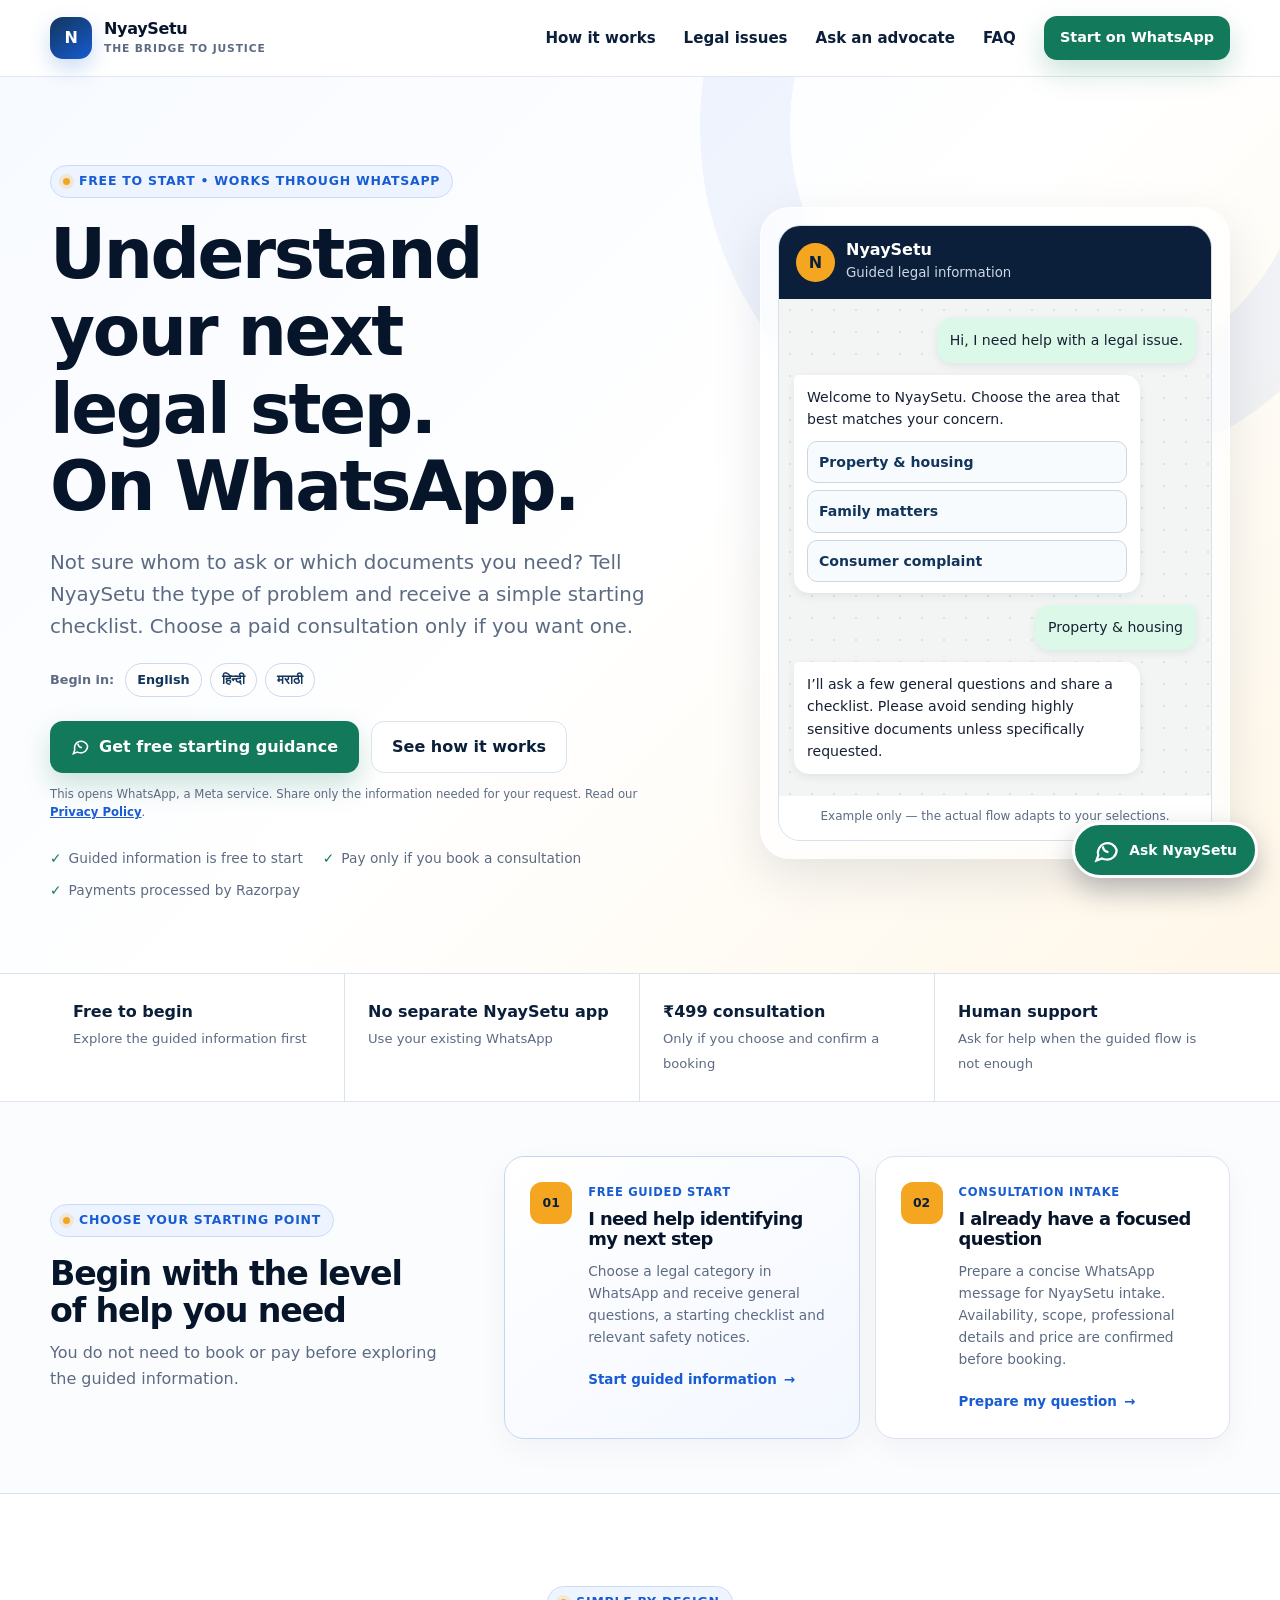
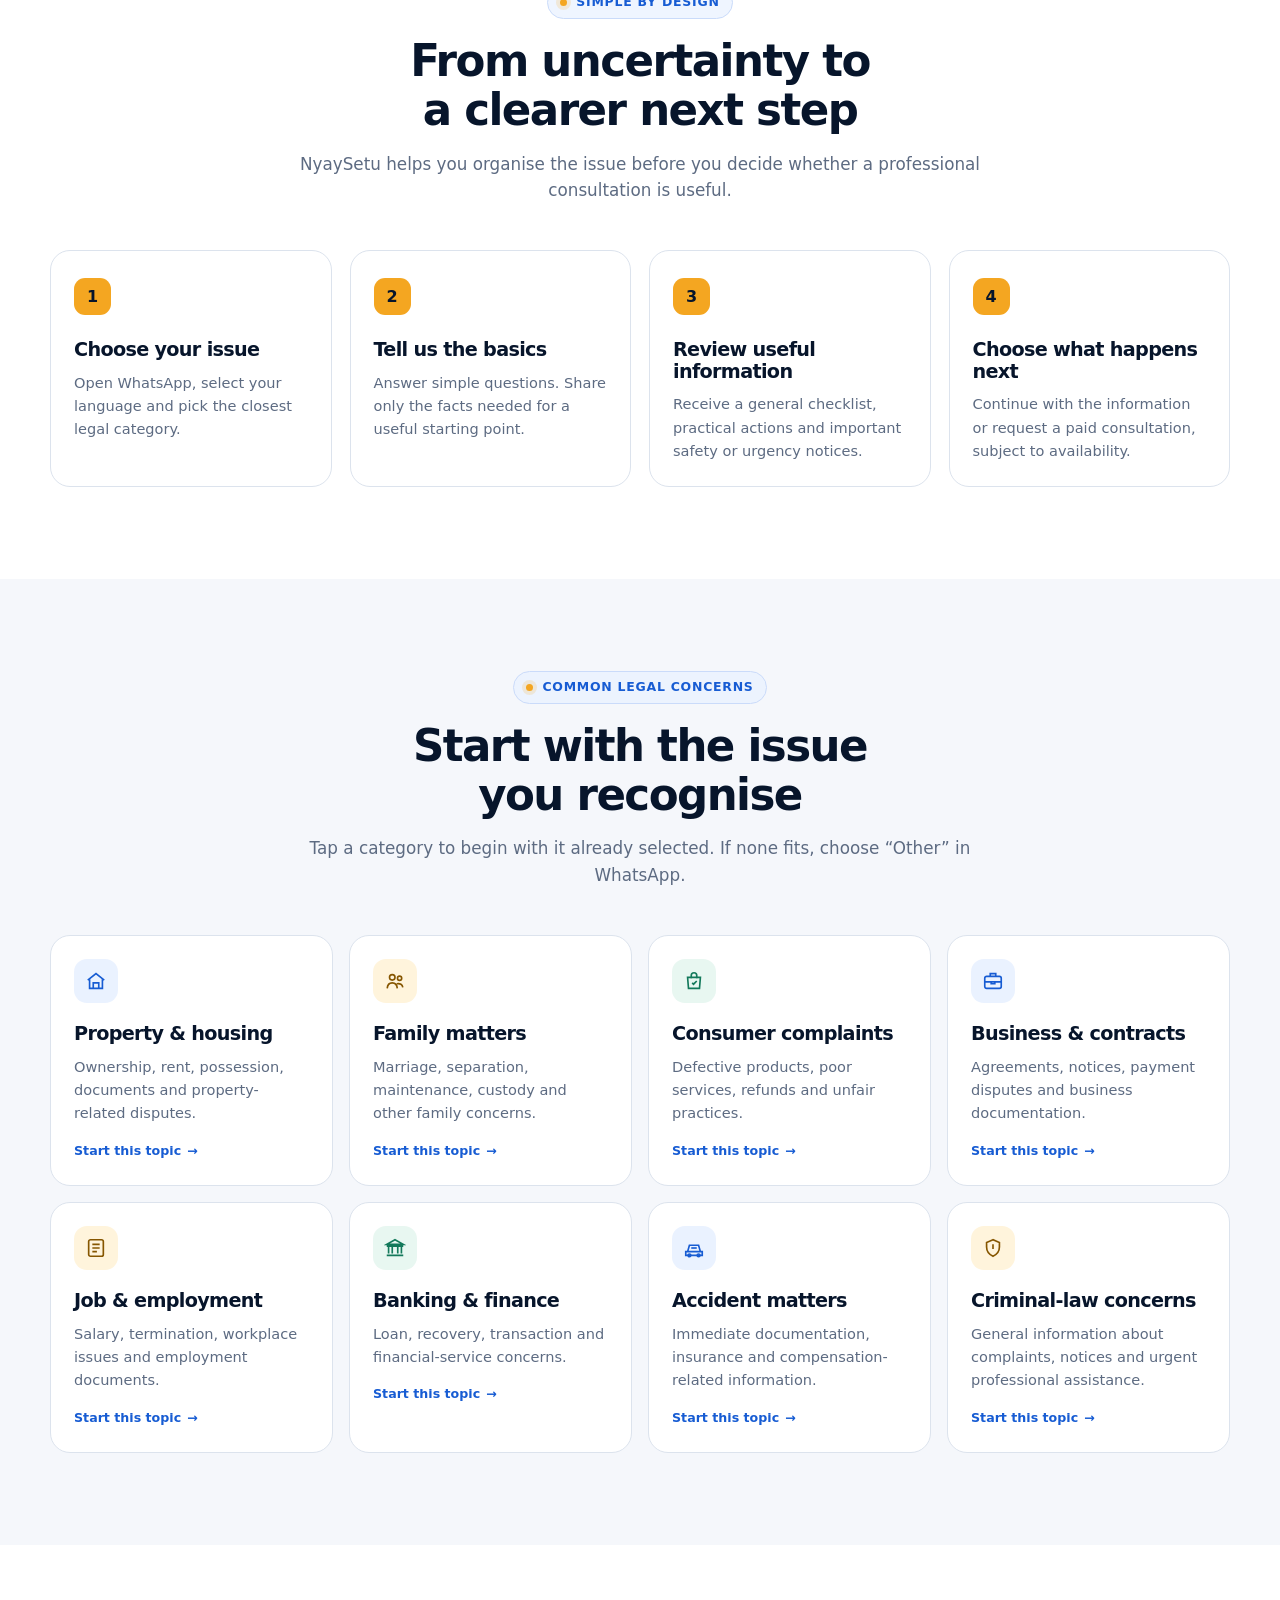
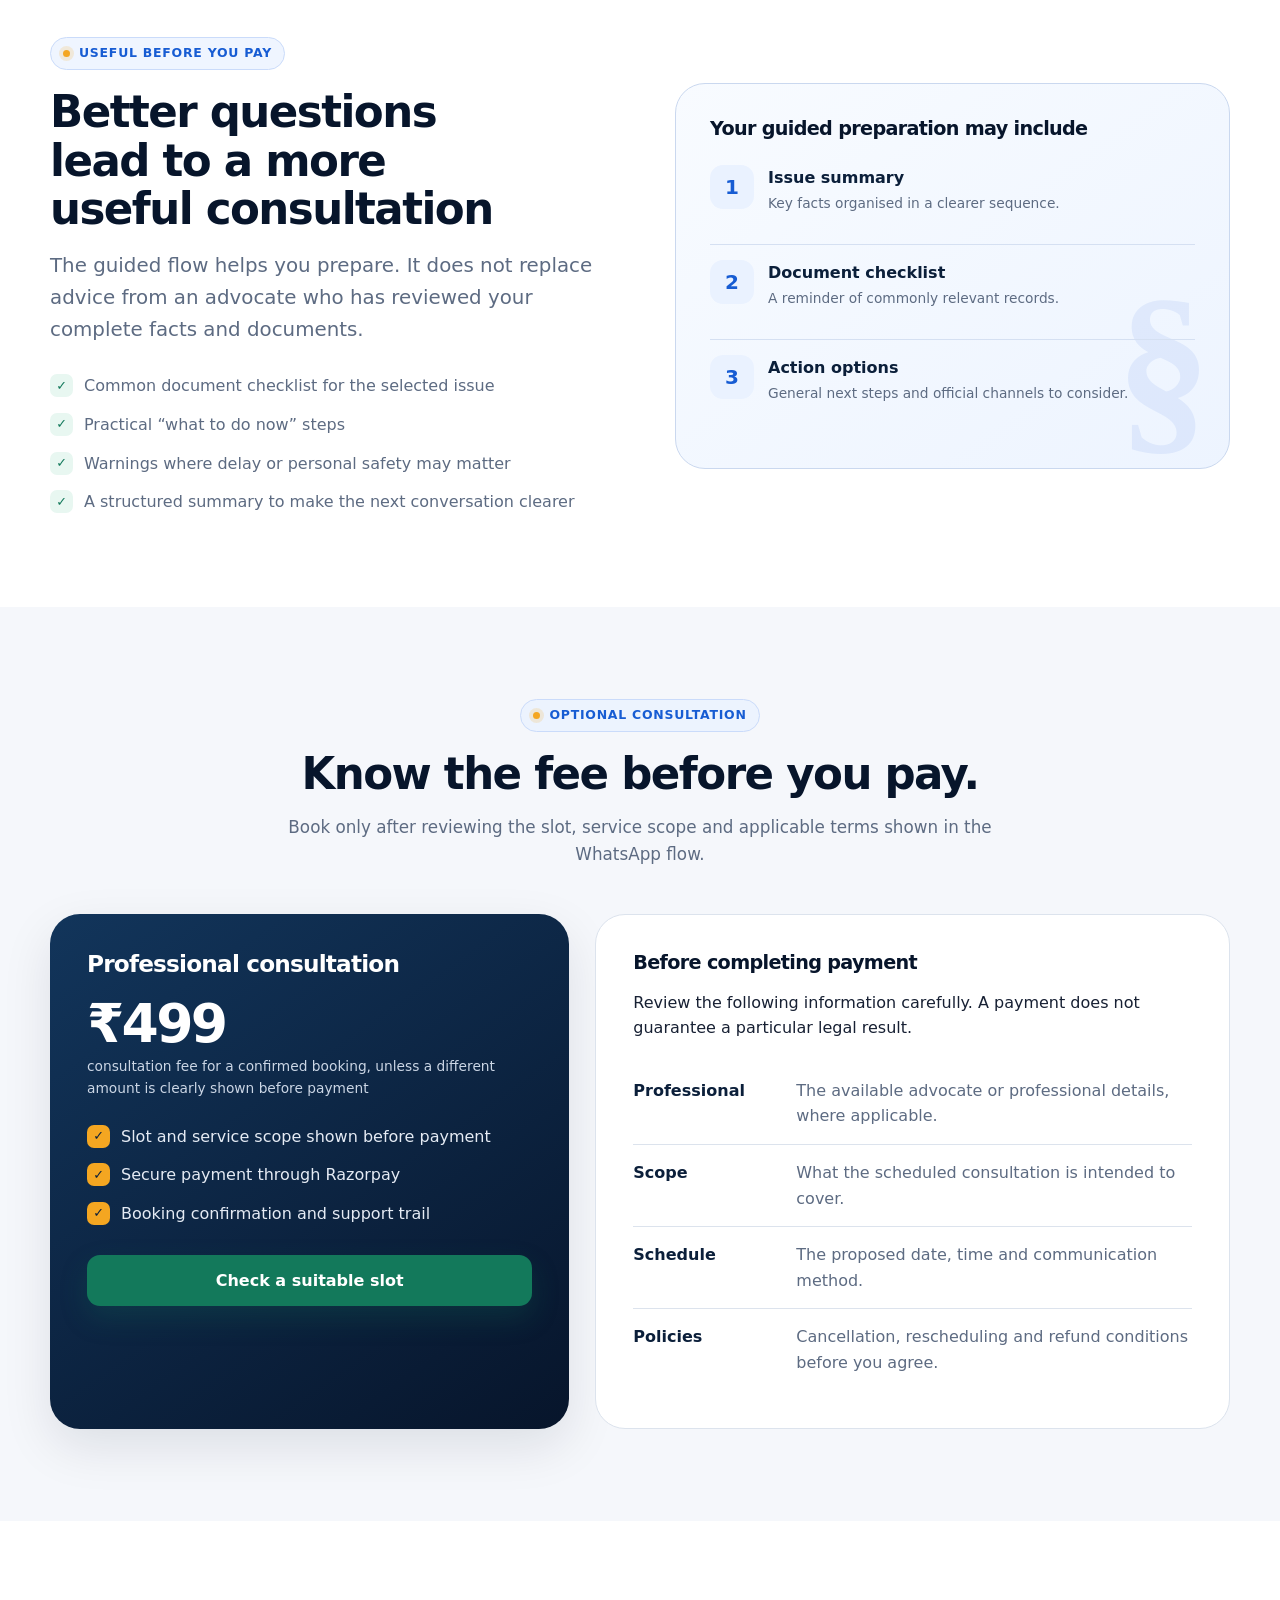
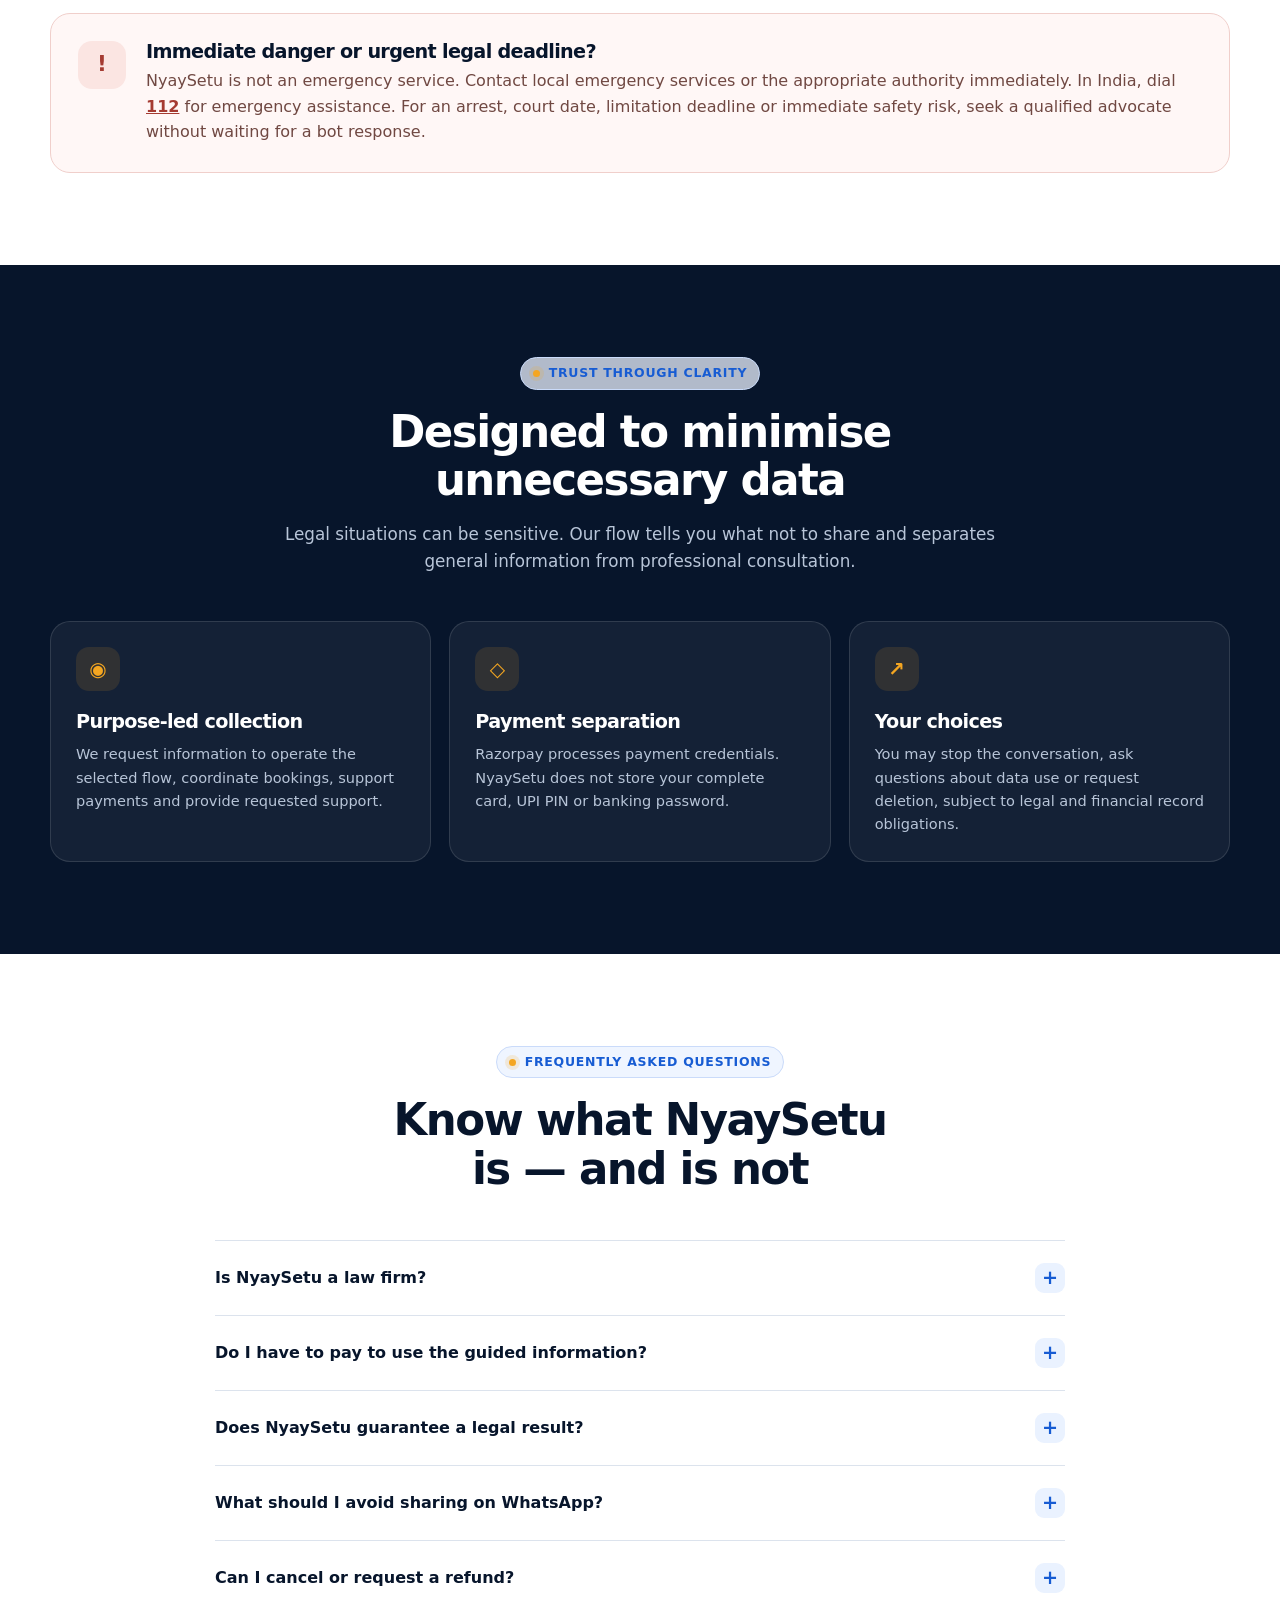
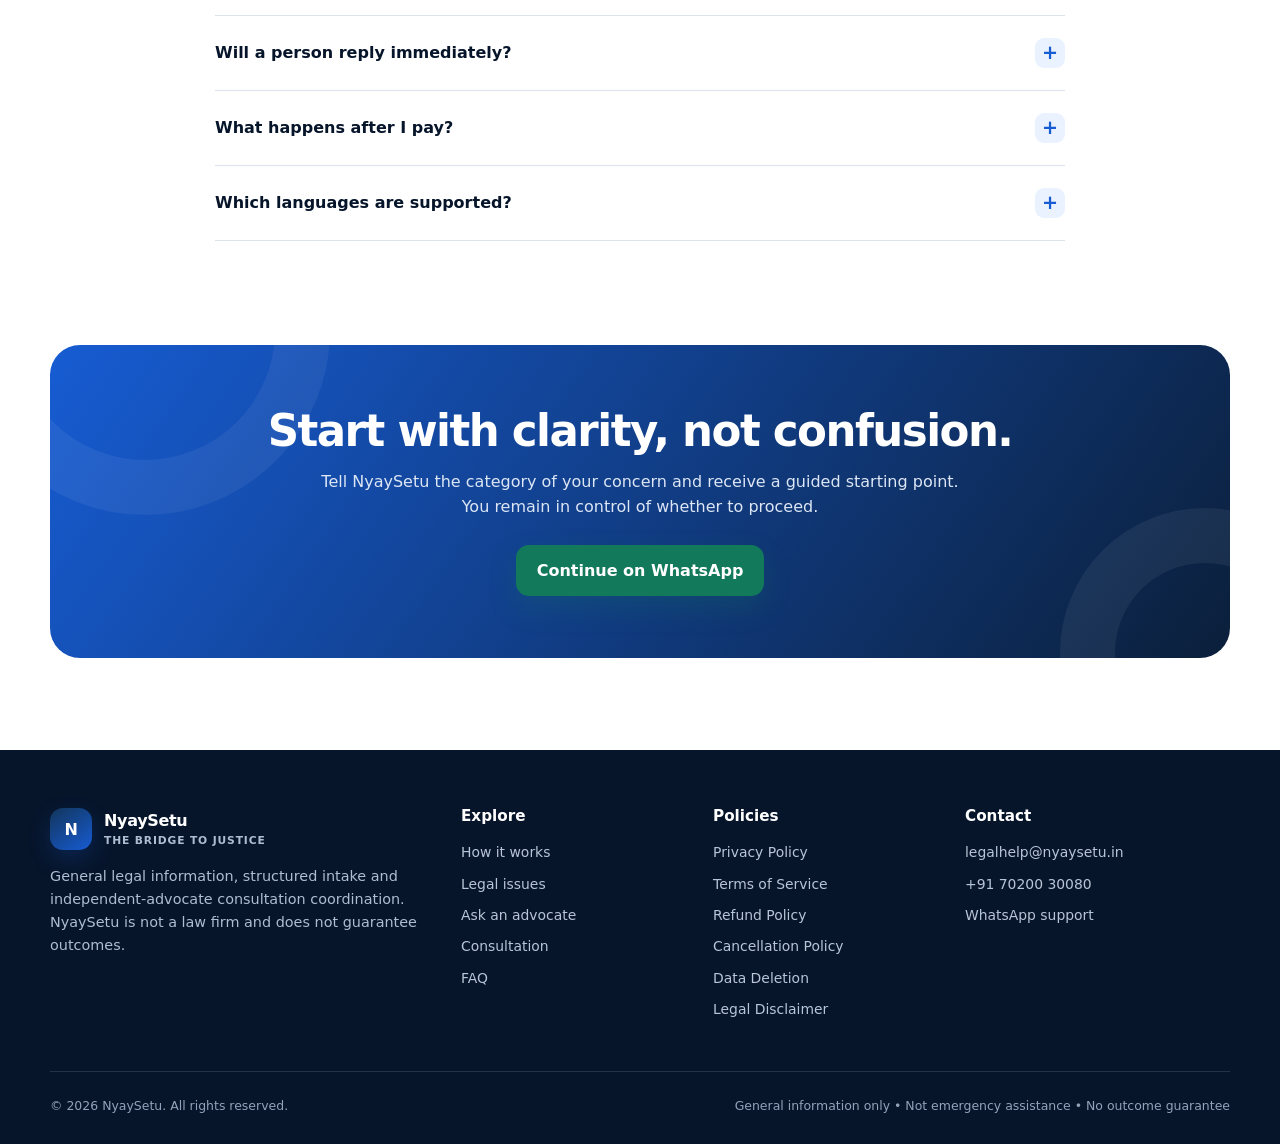
<file: index.html>
<!doctype html>
<html lang="en">
<head>
  <meta charset="utf-8">
  <meta name="viewport" content="width=device-width, initial-scale=1">
  <title>NyaySetu | Understand Your Next Legal Step</title>
  <meta name="description" content="Get guided legal information, document checklists and consultation coordination on WhatsApp in English, Hindi and Marathi.">
  <meta name="theme-color" content="#0b1f3a">
  <meta property="og:type" content="website">
  <meta property="og:title" content="NyaySetu — The Bridge to Justice">
  <meta property="og:description" content="Understand your next legal step through a simple, guided WhatsApp journey.">
  <meta property="og:url" content="https://nyaysetu.in/">
  <meta property="og:image" content="https://nyaysetu.in/preview.png">
  <meta property="og:locale" content="en_IN">
  <meta name="twitter:card" content="summary_large_image">
  <meta name="robots" content="index,follow,max-image-preview:large">
  <link rel="canonical" href="https://nyaysetu.in/">
  <link rel="icon" href="favicon.ico" sizes="any">
  <link rel="icon" type="image/png" sizes="32x32" href="favicon-32x32.png">
  <link rel="apple-touch-icon" href="apple-touch-icon.png">
  <link rel="manifest" href="site.webmanifest">
  <link rel="stylesheet" href="styles.css">
  <script type="application/ld+json">
  {
    "@context": "https://schema.org",
    "@type": "Organization",
    "name": "NyaySetu",
    "legalName": "NyaySetu",
    "url": "https://nyaysetu.in/",
    "logo": "https://nyaysetu.in/apple-touch-icon.png",
    "description": "A legal-information and consultation-coordination platform serving users through guided digital journeys.",
    "areaServed": "IN",
    "email": "legalhelp@nyaysetu.in",
    "telephone": "+91-7020030080",
    "contactPoint": {
      "@type": "ContactPoint",
      "contactType": "customer support",
      "telephone": "+91-7020030080",
      "email": "legalhelp@nyaysetu.in",
      "availableLanguage": ["English", "Hindi", "Marathi"]
    }
  }
  </script>
  <script type="application/ld+json">
  {
    "@context": "https://schema.org",
    "@type": "FAQPage",
    "mainEntity": [
      {"@type":"Question","name":"Is NyaySetu a law firm?","acceptedAnswer":{"@type":"Answer","text":"No. NyaySetu is a legal-information and consultation-coordination platform. General automated information is not a substitute for advice from a qualified advocate."}},
      {"@type":"Question","name":"Do I have to pay to use the guided information?","acceptedAnswer":{"@type":"Answer","text":"No payment is required to begin the guided information flow. A fee applies only when a user chooses and confirms an offered consultation booking."}},
      {"@type":"Question","name":"Does NyaySetu guarantee a legal result?","acceptedAnswer":{"@type":"Answer","text":"No. Legal outcomes depend on facts, evidence, procedure, applicable law and decisions made by courts or authorities."}},
      {"@type":"Question","name":"Which languages are supported?","acceptedAnswer":{"@type":"Answer","text":"The guided experience supports English, Hindi and Marathi. Professional availability in a preferred language is confirmed during booking."}}
    ]
  }
  </script>
</head>
<body>
  <a class="skip-link" href="#main">Skip to main content</a>
  <header class="site-header">
    <nav class="nav container" aria-label="Primary navigation">
      <a class="brand" href="index.html" aria-label="NyaySetu home">
        <span class="brand-mark" aria-hidden="true">N</span>
        <span class="brand-copy">NyaySetu<small>The Bridge to Justice</small></span>
      </a>
      <button class="menu-button" type="button" aria-label="Open navigation" aria-expanded="false" aria-controls="site-menu"><span></span></button>
      <div class="nav-links" id="site-menu">
        <a href="#how-it-works">How it works</a>
        <a href="#issues">Legal issues</a>
        <a href="ask-an-advocate.html">Ask an advocate</a>
        <a href="#faq">FAQ</a>
        <a class="button button-primary button-small" href="https://wa.me/917020030080?text=Hi%20NyaySetu%2C%20I%20need%20help%20understanding%20my%20legal%20next%20step." target="_blank" rel="noopener">Start on WhatsApp</a>
      </div>
    </nav>
  </header>

  <main id="main">
    <section class="hero">
      <div class="hero-grid container">
        <div class="hero-copy">
          <span class="eyebrow">Free to start • Works through WhatsApp</span>
          <h1>Understand your next legal step. On WhatsApp.</h1>
          <p class="hero-lead">Not sure whom to ask or which documents you need? Tell NyaySetu the type of problem and receive a simple starting checklist. Choose a paid consultation only if you want one.</p>
          <div class="language-options" aria-label="Choose a language to begin">
            <span>Begin in:</span>
            <a href="https://wa.me/917020030080?text=Hi%20NyaySetu%2C%20please%20continue%20in%20English." target="_blank" rel="noopener">English</a>
            <a href="https://wa.me/917020030080?text=नमस्ते%20NyaySetu%2C%20कृपया%20हिंदी%20में%20जारी%20रखें।" target="_blank" rel="noopener" lang="hi">हिन्दी</a>
            <a href="https://wa.me/917020030080?text=नमस्कार%20NyaySetu%2C%20कृपया%20मराठीत%20पुढे%20चला।" target="_blank" rel="noopener" lang="mr">मराठी</a>
          </div>
          <div class="hero-actions">
            <a class="button button-primary" href="https://wa.me/917020030080?text=Hi%20NyaySetu%2C%20please%20help%20me%20understand%20my%20legal%20issue." target="_blank" rel="noopener">
              <svg viewBox="0 0 24 24" fill="none" stroke="currentColor" stroke-width="2" aria-hidden="true"><path d="M21 11.5a8.4 8.4 0 0 1-9 8.5 9.6 9.6 0 0 1-4-.9L3 21l1.7-4.6A8.5 8.5 0 1 1 21 11.5Z"/><path d="M8.7 8.4c.3 2.7 2.3 4.7 5 5"/></svg>
              Get free starting guidance
            </a>
            <a class="button button-secondary" href="#how-it-works">See how it works</a>
          </div>
          <p class="consent-note">This opens WhatsApp, a Meta service. Share only the information needed for your request. Read our <a href="privacy-policy.html">Privacy Policy</a>.</p>
          <ul class="reassurance" aria-label="Service assurances">
            <li>Guided information is free to start</li>
            <li>Pay only if you book a consultation</li>
            <li>Payments processed by Razorpay</li>
          </ul>
        </div>
        <div class="chat-shell" role="img" aria-label="Example NyaySetu WhatsApp conversation showing a user choosing a legal issue and receiving a safety reminder">
          <div class="chat-card">
            <div class="chat-head">
              <div class="chat-avatar">N</div>
              <div><strong>NyaySetu</strong><small>Guided legal information</small></div>
            </div>
            <div class="chat-body">
              <div class="bubble user">Hi, I need help with a legal issue.</div>
              <div class="bubble">Welcome to NyaySetu. Choose the area that best matches your concern.
                <div class="quick-options"><span>Property & housing</span><span>Family matters</span><span>Consumer complaint</span></div>
              </div>
              <div class="bubble user">Property & housing</div>
              <div class="bubble">I’ll ask a few general questions and share a checklist. Please avoid sending highly sensitive documents unless specifically requested.</div>
            </div>
            <div class="chat-foot">Example only — the actual flow adapts to your selections.</div>
          </div>
        </div>
      </div>
    </section>

    <div class="trust-strip" aria-label="NyaySetu service highlights">
      <div class="trust-grid container">
        <div class="trust-item"><strong>Free to begin</strong><span>Explore the guided information first</span></div>
        <div class="trust-item"><strong>No separate NyaySetu app</strong><span>Use your existing WhatsApp</span></div>
        <div class="trust-item"><strong>₹499 consultation</strong><span>Only if you choose and confirm a booking</span></div>
        <div class="trust-item"><strong>Human support</strong><span>Ask for help when the guided flow is not enough</span></div>
      </div>
    </div>

    <section class="journey-section" aria-labelledby="choose-path-title">
      <div class="container journey-wrap">
        <div class="journey-heading">
          <span class="eyebrow">Choose your starting point</span>
          <h2 id="choose-path-title">Begin with the level of help you need</h2>
          <p>You do not need to book or pay before exploring the guided information.</p>
        </div>
        <div class="journey-options">
          <article class="journey-card journey-card-primary">
            <span class="journey-number" aria-hidden="true">01</span>
            <div>
              <span class="journey-label">Free guided start</span>
              <h3>I need help identifying my next step</h3>
              <p>Choose a legal category in WhatsApp and receive general questions, a starting checklist and relevant safety notices.</p>
              <a class="text-link" href="https://wa.me/917020030080?text=Hi%20NyaySetu%2C%20please%20help%20me%20start%20with%20guided%20legal%20information." target="_blank" rel="noopener">Start guided information <span aria-hidden="true">→</span></a>
            </div>
          </article>
          <article class="journey-card">
            <span class="journey-number" aria-hidden="true">02</span>
            <div>
              <span class="journey-label">Consultation intake</span>
              <h3>I already have a focused question</h3>
              <p>Prepare a concise WhatsApp message for NyaySetu intake. Availability, scope, professional details and price are confirmed before booking.</p>
              <a class="text-link" href="ask-an-advocate.html">Prepare my question <span aria-hidden="true">→</span></a>
            </div>
          </article>
        </div>
      </div>
    </section>

    <section class="section" id="how-it-works">
      <div class="container">
        <div class="section-head">
          <span class="eyebrow">Simple by design</span>
          <h2>From uncertainty to a clearer next step</h2>
          <p>NyaySetu helps you organise the issue before you decide whether a professional consultation is useful.</p>
        </div>
        <div class="steps">
          <article class="step-card"><h3>Choose your issue</h3><p>Open WhatsApp, select your language and pick the closest legal category.</p></article>
          <article class="step-card"><h3>Tell us the basics</h3><p>Answer simple questions. Share only the facts needed for a useful starting point.</p></article>
          <article class="step-card"><h3>Review useful information</h3><p>Receive a general checklist, practical actions and important safety or urgency notices.</p></article>
          <article class="step-card"><h3>Choose what happens next</h3><p>Continue with the information or request a paid consultation, subject to availability.</p></article>
        </div>
      </div>
    </section>

    <section class="section section-soft" id="issues">
      <div class="container">
        <div class="section-head">
          <span class="eyebrow">Common legal concerns</span>
          <h2>Start with the issue you recognise</h2>
          <p>Tap a category to begin with it already selected. If none fits, choose “Other” in WhatsApp.</p>
        </div>
        <div class="categories">
          <a class="category-card" href="https://wa.me/917020030080?text=Hi%20NyaySetu%2C%20I%20need%20guidance%20about%20a%20property%20or%20housing%20issue." target="_blank" rel="noopener"><div class="icon-box"><svg viewBox="0 0 24 24" fill="none" stroke="currentColor" stroke-width="1.8" aria-hidden="true"><path d="m3 11 9-7 9 7"/><path d="M5 10v10h14V10M9 20v-6h6v6"/></svg></div><h3>Property & housing</h3><p>Ownership, rent, possession, documents and property-related disputes.</p><span class="category-action">Start this topic</span></a>
          <a class="category-card" href="https://wa.me/917020030080?text=Hi%20NyaySetu%2C%20I%20need%20guidance%20about%20a%20family%20matter." target="_blank" rel="noopener"><div class="icon-box"><svg viewBox="0 0 24 24" fill="none" stroke="currentColor" stroke-width="1.8" aria-hidden="true"><circle cx="9" cy="8" r="3"/><circle cx="17" cy="9" r="2.3"/><path d="M3.5 20c.3-4 2-6 5.5-6s5.2 2 5.5 6M14 15c3.7-.7 6.1 1 6.5 4"/></svg></div><h3>Family matters</h3><p>Marriage, separation, maintenance, custody and other family concerns.</p><span class="category-action">Start this topic</span></a>
          <a class="category-card" href="https://wa.me/917020030080?text=Hi%20NyaySetu%2C%20I%20need%20guidance%20about%20a%20consumer%20complaint." target="_blank" rel="noopener"><div class="icon-box"><svg viewBox="0 0 24 24" fill="none" stroke="currentColor" stroke-width="1.8" aria-hidden="true"><path d="M5 8h14l-1 12H6L5 8Z"/><path d="M9 9V6a3 3 0 0 1 6 0v3m-5 5 1.5 1.5L15 12"/></svg></div><h3>Consumer complaints</h3><p>Defective products, poor services, refunds and unfair practices.</p><span class="category-action">Start this topic</span></a>
          <a class="category-card" href="https://wa.me/917020030080?text=Hi%20NyaySetu%2C%20I%20need%20guidance%20about%20a%20business%20or%20contract%20issue." target="_blank" rel="noopener"><div class="icon-box"><svg viewBox="0 0 24 24" fill="none" stroke="currentColor" stroke-width="1.8" aria-hidden="true"><rect x="3" y="7" width="18" height="13" rx="2"/><path d="M9 7V4h6v3m-12 6h18m-11 0v2h4v-2"/></svg></div><h3>Business & contracts</h3><p>Agreements, notices, payment disputes and business documentation.</p><span class="category-action">Start this topic</span></a>
          <a class="category-card" href="https://wa.me/917020030080?text=Hi%20NyaySetu%2C%20I%20need%20guidance%20about%20a%20job%20or%20employment%20issue." target="_blank" rel="noopener"><div class="icon-box"><svg viewBox="0 0 24 24" fill="none" stroke="currentColor" stroke-width="1.8" aria-hidden="true"><rect x="4" y="3" width="16" height="18" rx="2"/><path d="M8 8h8M8 12h8M8 16h5"/></svg></div><h3>Job & employment</h3><p>Salary, termination, workplace issues and employment documents.</p><span class="category-action">Start this topic</span></a>
          <a class="category-card" href="https://wa.me/917020030080?text=Hi%20NyaySetu%2C%20I%20need%20guidance%20about%20a%20banking%20or%20finance%20issue." target="_blank" rel="noopener"><div class="icon-box"><svg viewBox="0 0 24 24" fill="none" stroke="currentColor" stroke-width="1.8" aria-hidden="true"><path d="M3 10h18M5 10v8m4-8v8m6-8v8m4-8v8M3 20h18M12 3l9 5H3l9-5Z"/></svg></div><h3>Banking & finance</h3><p>Loan, recovery, transaction and financial-service concerns.</p><span class="category-action">Start this topic</span></a>
          <a class="category-card" href="https://wa.me/917020030080?text=Hi%20NyaySetu%2C%20I%20need%20guidance%20about%20an%20accident%20matter." target="_blank" rel="noopener"><div class="icon-box"><svg viewBox="0 0 24 24" fill="none" stroke="currentColor" stroke-width="1.8" aria-hidden="true"><path d="M5 16 7 9h10l2 7M3 16h18v4H3z"/><circle cx="7" cy="20" r="1.5"/><circle cx="17" cy="20" r="1.5"/><path d="M9 12h6"/></svg></div><h3>Accident matters</h3><p>Immediate documentation, insurance and compensation-related information.</p><span class="category-action">Start this topic</span></a>
          <a class="category-card" href="https://wa.me/917020030080?text=Hi%20NyaySetu%2C%20I%20need%20guidance%20about%20a%20criminal-law%20concern." target="_blank" rel="noopener"><div class="icon-box"><svg viewBox="0 0 24 24" fill="none" stroke="currentColor" stroke-width="1.8" aria-hidden="true"><path d="M12 3 5 6v5c0 4.6 2.8 8.1 7 10 4.2-1.9 7-5.4 7-10V6l-7-3Z"/><path d="M12 8v5m0 3h.01"/></svg></div><h3>Criminal-law concerns</h3><p>General information about complaints, notices and urgent professional assistance.</p><span class="category-action">Start this topic</span></a>
        </div>
      </div>
    </section>

    <section class="section">
      <div class="value-grid container">
        <div>
          <span class="eyebrow">Useful before you pay</span>
          <h2>Better questions lead to a more useful consultation</h2>
          <p class="hero-lead">The guided flow helps you prepare. It does not replace advice from an advocate who has reviewed your complete facts and documents.</p>
          <ul class="check-list">
            <li>Common document checklist for the selected issue</li>
            <li>Practical “what to do now” steps</li>
            <li>Warnings where delay or personal safety may matter</li>
            <li>A structured summary to make the next conversation clearer</li>
          </ul>
        </div>
        <div class="information-card">
          <h3>Your guided preparation may include</h3>
          <div class="info-row"><div class="icon-box">1</div><div><strong>Issue summary</strong><br><span>Key facts organised in a clearer sequence.</span></div></div>
          <div class="info-row"><div class="icon-box">2</div><div><strong>Document checklist</strong><br><span>A reminder of commonly relevant records.</span></div></div>
          <div class="info-row"><div class="icon-box">3</div><div><strong>Action options</strong><br><span>General next steps and official channels to consider.</span></div></div>
        </div>
      </div>
    </section>

    <section class="section section-soft" id="consultation">
      <div class="container">
        <div class="section-head">
          <span class="eyebrow">Optional consultation</span>
          <h2>Know the fee before you pay.</h2>
          <p>Book only after reviewing the slot, service scope and applicable terms shown in the WhatsApp flow.</p>
        </div>
        <div class="pricing-wrap">
          <div class="price-card">
            <h3>Professional consultation</h3>
            <div class="price">₹499</div>
            <div class="price-note">consultation fee for a confirmed booking, unless a different amount is clearly shown before payment</div>
            <ul class="check-list">
              <li>Slot and service scope shown before payment</li>
              <li>Secure payment through Razorpay</li>
              <li>Booking confirmation and support trail</li>
            </ul>
            <a class="button button-primary" href="https://wa.me/917020030080?text=Hi%20NyaySetu%2C%20I%20would%20like%20to%20check%20consultation%20availability." target="_blank" rel="noopener">Check a suitable slot</a>
          </div>
          <div class="price-explainer">
            <h3>Before completing payment</h3>
            <p>Review the following information carefully. A payment does not guarantee a particular legal result.</p>
            <dl>
              <div><dt>Professional</dt><dd>The available advocate or professional details, where applicable.</dd></div>
              <div><dt>Scope</dt><dd>What the scheduled consultation is intended to cover.</dd></div>
              <div><dt>Schedule</dt><dd>The proposed date, time and communication method.</dd></div>
              <div><dt>Policies</dt><dd>Cancellation, rescheduling and refund conditions before you agree.</dd></div>
            </dl>
          </div>
        </div>
      </div>
    </section>

    <section class="section">
      <div class="container">
        <div class="safety-banner" role="note">
          <div class="safety-icon">!</div>
          <div><h3>Immediate danger or urgent legal deadline?</h3><p>NyaySetu is not an emergency service. Contact local emergency services or the appropriate authority immediately. In India, dial <a href="tel:112">112</a> for emergency assistance. For an arrest, court date, limitation deadline or immediate safety risk, seek a qualified advocate without waiting for a bot response.</p></div>
        </div>
      </div>
    </section>

    <section class="section section-dark">
      <div class="container">
        <div class="section-head"><span class="eyebrow">Trust through clarity</span><h2>Designed to minimise unnecessary data</h2><p>Legal situations can be sensitive. Our flow tells you what not to share and separates general information from professional consultation.</p></div>
        <div class="privacy-grid">
          <article class="feature-card"><div class="icon-box">◉</div><h3>Purpose-led collection</h3><p>We request information to operate the selected flow, coordinate bookings, support payments and provide requested support.</p></article>
          <article class="feature-card"><div class="icon-box">◇</div><h3>Payment separation</h3><p>Razorpay processes payment credentials. NyaySetu does not store your complete card, UPI PIN or banking password.</p></article>
          <article class="feature-card"><div class="icon-box">↗</div><h3>Your choices</h3><p>You may stop the conversation, ask questions about data use or request deletion, subject to legal and financial record obligations.</p></article>
        </div>
      </div>
    </section>

    <section class="section" id="faq">
      <div class="container">
        <div class="section-head"><span class="eyebrow">Frequently asked questions</span><h2>Know what NyaySetu is — and is not</h2></div>
        <div class="faq">
          <div class="faq-item"><button class="faq-question" aria-expanded="false" aria-controls="faq-1">Is NyaySetu a law firm?</button><div class="faq-answer" id="faq-1"><p>No. NyaySetu is a legal-information and consultation-coordination platform. General automated information is not a substitute for advice from a qualified advocate who has reviewed your complete circumstances.</p></div></div>
          <div class="faq-item"><button class="faq-question" aria-expanded="false" aria-controls="faq-2">Do I have to pay to use the guided information?</button><div class="faq-answer" id="faq-2"><p>No payment is required to begin the guided information flow. The ₹499 fee applies only when you choose and confirm an offered consultation booking, unless a different fee is clearly presented before payment.</p></div></div>
          <div class="faq-item"><button class="faq-question" aria-expanded="false" aria-controls="faq-3">Does NyaySetu guarantee a legal result?</button><div class="faq-answer" id="faq-3"><p>No. Legal outcomes depend on facts, evidence, procedure, applicable law and decisions made by courts or authorities. Neither information nor consultation can guarantee an outcome.</p></div></div>
          <div class="faq-item"><button class="faq-question" aria-expanded="false" aria-controls="faq-4">What should I avoid sharing on WhatsApp?</button><div class="faq-answer" id="faq-4"><p>Do not send passwords, OTPs, UPI PINs, complete payment-card data or unnecessary identity documents. Avoid intimate or highly sensitive evidence unless a verified professional specifically requests it through an appropriate channel.</p></div></div>
          <div class="faq-item"><button class="faq-question" aria-expanded="false" aria-controls="faq-5">Can I cancel or request a refund?</button><div class="faq-answer" id="faq-5"><p>Eligibility depends on the timing and reason. Review our <a href="cancellation-policy.html">Cancellation Policy</a> and <a href="refund-policy.html">Refund Policy</a>, or contact support before the scheduled consultation.</p></div></div>
          <div class="faq-item"><button class="faq-question" aria-expanded="false" aria-controls="faq-7">Will a person reply immediately?</button><div class="faq-answer" id="faq-7"><p>The automated guided flow can start immediately. Human support and professional consultations depend on working availability and a confirmed slot. Do not wait for NyaySetu in an emergency or where a legal deadline is approaching.</p></div></div>
          <div class="faq-item"><button class="faq-question" aria-expanded="false" aria-controls="faq-8">What happens after I pay?</button><div class="faq-answer" id="faq-8"><p>NyaySetu verifies the payment status and sends a booking confirmation using your registered contact details. If payment succeeds but you do not receive confirmation, contact support with the payment reference—never share an OTP, UPI PIN or full card number.</p></div></div>
          <div class="faq-item"><button class="faq-question" aria-expanded="false" aria-controls="faq-6">Which languages are supported?</button><div class="faq-answer" id="faq-6"><p>The guided experience supports English, Hindi and Marathi. Availability of a professional in a preferred language is confirmed during booking.</p></div></div>
        </div>
      </div>
    </section>

    <section class="section">
      <div class="container">
        <div class="final-cta"><h2>Start with clarity, not confusion.</h2><p>Tell NyaySetu the category of your concern and receive a guided starting point. You remain in control of whether to proceed.</p><a class="button button-primary" href="https://wa.me/917020030080?text=Hi%20NyaySetu%2C%20I%20want%20to%20start%20the%20guided%20legal%20information%20flow." target="_blank" rel="noopener">Continue on WhatsApp</a></div>
      </div>
    </section>
  </main>

  <footer class="site-footer">
    <div class="footer-grid container">
      <div class="footer-brand">
        <a class="brand" href="index.html"><span class="brand-mark" aria-hidden="true">N</span><span class="brand-copy">NyaySetu<small>The Bridge to Justice</small></span></a>
        <p>General legal information, structured intake and independent-advocate consultation coordination. NyaySetu is not a law firm and does not guarantee outcomes.</p>
      </div>
      <div class="footer-col"><h3>Explore</h3><a href="#how-it-works">How it works</a><a href="#issues">Legal issues</a><a href="ask-an-advocate.html">Ask an advocate</a><a href="#consultation">Consultation</a><a href="#faq">FAQ</a></div>
      <div class="footer-col"><h3>Policies</h3><a href="privacy-policy.html">Privacy Policy</a><a href="terms-and-conditions.html">Terms of Service</a><a href="refund-policy.html">Refund Policy</a><a href="cancellation-policy.html">Cancellation Policy</a><a href="data-deletion.html">Data Deletion</a><a href="legal-disclaimer.html">Legal Disclaimer</a></div>
      <div class="footer-col"><h3>Contact</h3><a href="mailto:legalhelp@nyaysetu.in">legalhelp@nyaysetu.in</a><a href="tel:+917020030080">+91 70200 30080</a><a href="https://wa.me/917020030080" target="_blank" rel="noopener">WhatsApp support</a></div>
    </div>
    <div class="footer-bottom container"><span>© <span data-year>2026</span> NyaySetu. All rights reserved.</span><span>General information only • Not emergency assistance • No outcome guarantee</span></div>
  </footer>

  <a class="floating-whatsapp" href="https://wa.me/917020030080?text=Hi%20NyaySetu%2C%20I%20need%20help." target="_blank" rel="noopener" aria-label="Ask NyaySetu on WhatsApp"><svg viewBox="0 0 24 24" fill="none" stroke="currentColor" stroke-width="2"><path d="M21 11.5a8.4 8.4 0 0 1-9 8.5 9.6 9.6 0 0 1-4-.9L3 21l1.7-4.6A8.5 8.5 0 1 1 21 11.5Z"/><path d="M8.7 8.4c.3 2.7 2.3 4.7 5 5"/></svg><span>Ask NyaySetu</span></a>
  <script src="script.js" defer></script>
</body>
</html>
</file>
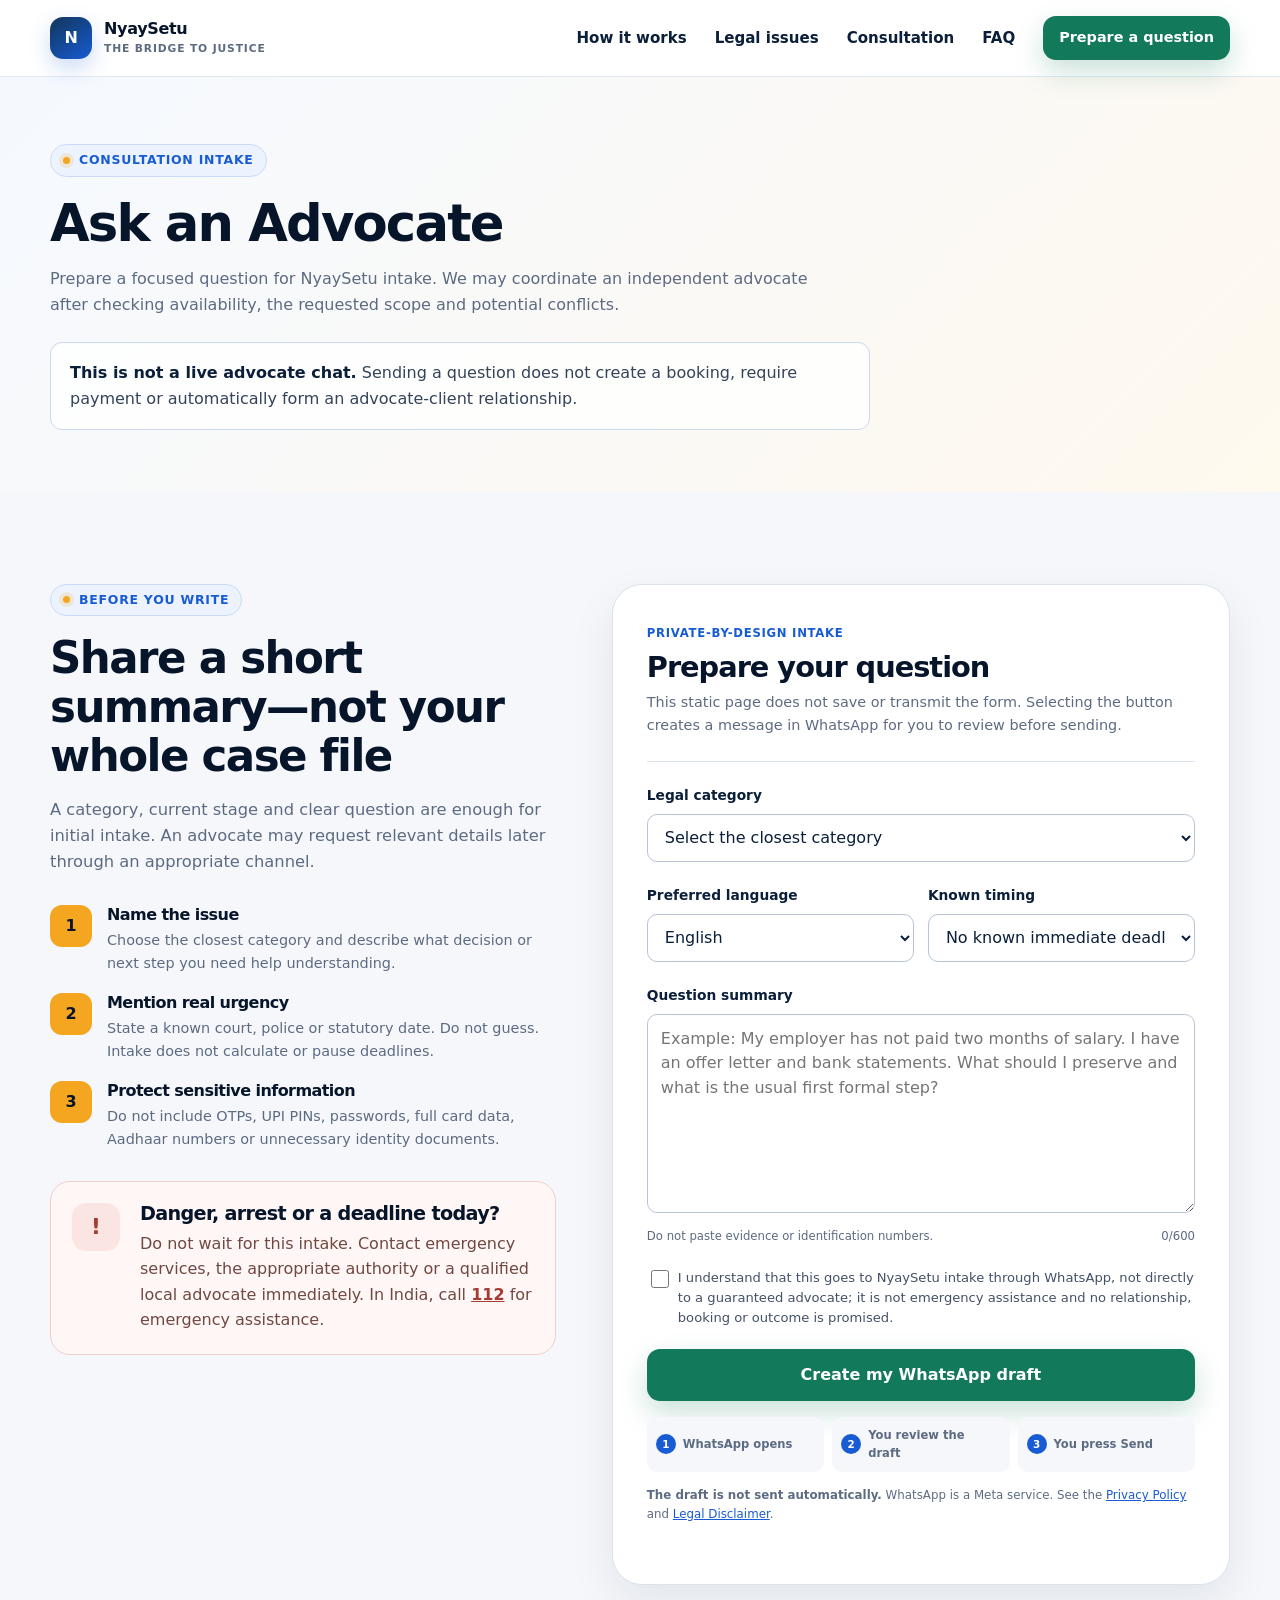
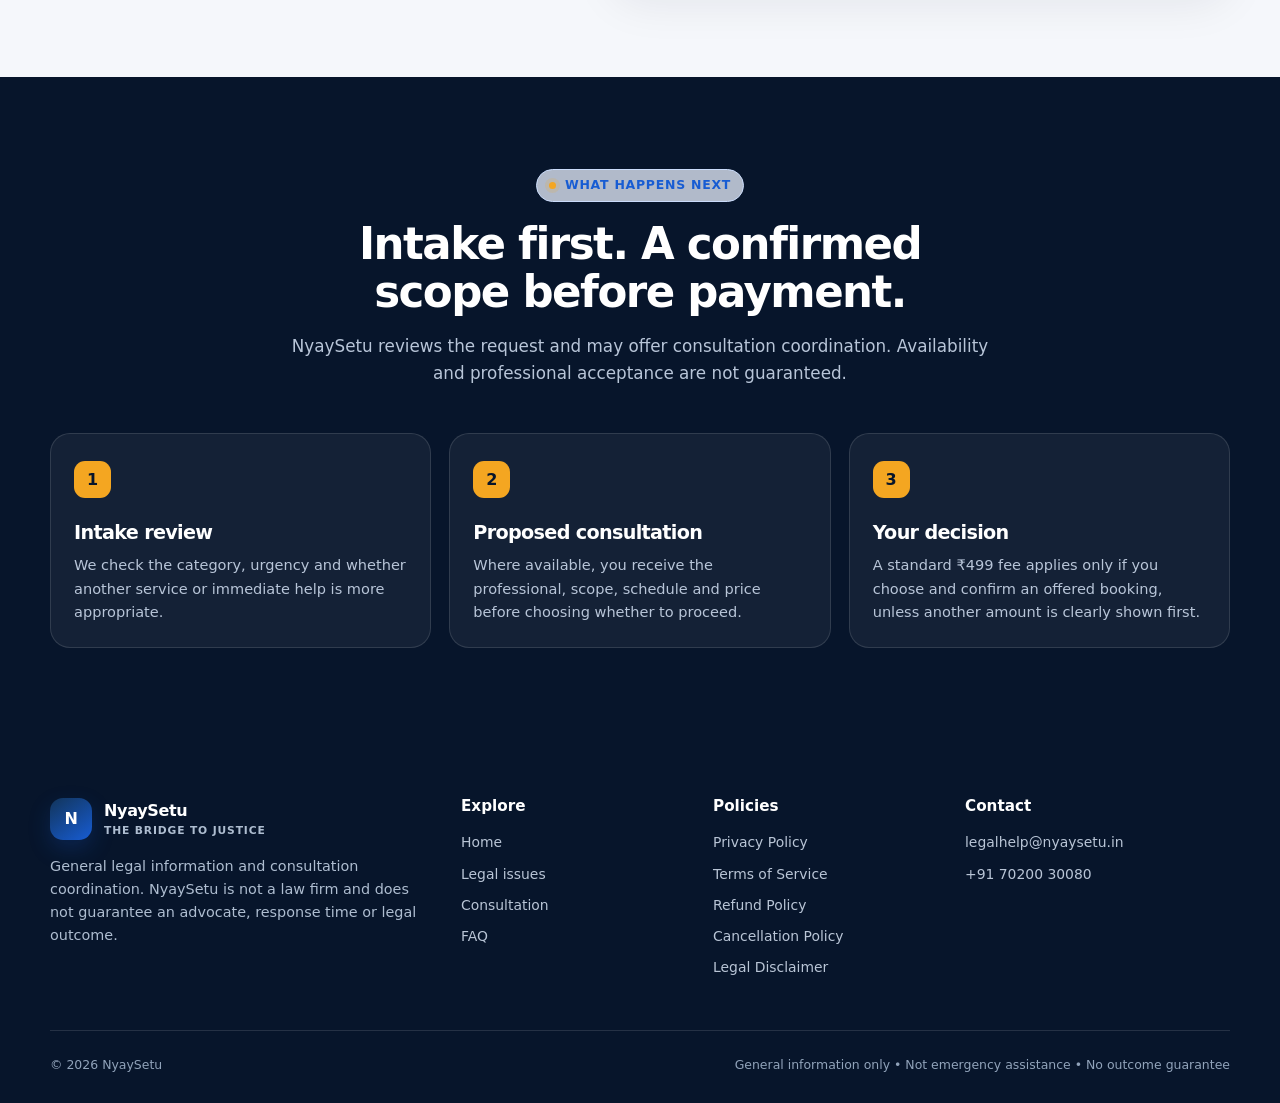
<file: ask-an-advocate.html>
<!doctype html>
<html lang="en">
<head>
  <meta charset="utf-8">
  <meta name="viewport" content="width=device-width, initial-scale=1">
  <title>Ask an Advocate | Prepare Your Question with NyaySetu</title>
  <meta name="description" content="Prepare a short legal question and send it to NyaySetu intake for possible consultation coordination with an independent advocate.">
  <meta name="theme-color" content="#0b1f3a">
  <meta property="og:type" content="website">
  <meta property="og:title" content="Ask an Advocate | NyaySetu">
  <meta property="og:description" content="Prepare a focused question before requesting consultation coordination.">
  <meta property="og:url" content="https://nyaysetu.in/ask-an-advocate.html">
  <meta property="og:image" content="https://nyaysetu.in/preview.png">
  <meta name="twitter:card" content="summary_large_image">
  <meta name="robots" content="index,follow,max-image-preview:large">
  <link rel="canonical" href="https://nyaysetu.in/ask-an-advocate.html">
  <link rel="icon" href="favicon.ico" sizes="any">
  <link rel="icon" type="image/png" sizes="32x32" href="favicon-32x32.png">
  <link rel="apple-touch-icon" href="apple-touch-icon.png">
  <link rel="stylesheet" href="styles.css">
</head>
<body>
  <a class="skip-link" href="#content">Skip to main content</a>
  <header class="site-header">
    <nav class="nav container" aria-label="Primary navigation">
      <a class="brand" href="index.html" aria-label="NyaySetu home"><span class="brand-mark" aria-hidden="true">N</span><span class="brand-copy">NyaySetu<small>The Bridge to Justice</small></span></a>
      <button class="menu-button" type="button" aria-label="Open navigation" aria-expanded="false" aria-controls="site-menu"><span></span></button>
      <div class="nav-links" id="site-menu">
        <a href="index.html#how-it-works">How it works</a>
        <a href="index.html#issues">Legal issues</a>
        <a href="index.html#consultation">Consultation</a>
        <a href="index.html#faq">FAQ</a>
        <a class="button button-primary button-small" href="#question-form">Prepare a question</a>
      </div>
    </nav>
  </header>

  <main id="content">
    <section class="legal-hero question-hero">
      <div class="container">
        <span class="eyebrow">Consultation intake</span>
        <h1>Ask an Advocate</h1>
        <p>Prepare a focused question for NyaySetu intake. We may coordinate an independent advocate after checking availability, the requested scope and potential conflicts.</p>
        <div class="service-boundary" role="note"><strong>This is not a live advocate chat.</strong> Sending a question does not create a booking, require payment or automatically form an advocate-client relationship.</div>
      </div>
    </section>

    <section class="section question-section">
      <div class="container question-layout">
        <div>
          <span class="eyebrow">Before you write</span>
          <h2>Share a short summary—not your whole case file</h2>
          <p class="question-lead">A category, current stage and clear question are enough for initial intake. An advocate may request relevant details later through an appropriate channel.</p>
          <div class="preparation-list">
            <article><span>1</span><div><h3>Name the issue</h3><p>Choose the closest category and describe what decision or next step you need help understanding.</p></div></article>
            <article><span>2</span><div><h3>Mention real urgency</h3><p>State a known court, police or statutory date. Do not guess. Intake does not calculate or pause deadlines.</p></div></article>
            <article><span>3</span><div><h3>Protect sensitive information</h3><p>Do not include OTPs, UPI PINs, passwords, full card data, Aadhaar numbers or unnecessary identity documents.</p></div></article>
          </div>
          <div class="safety-banner compact-safety" role="note">
            <div class="safety-icon">!</div>
            <div><h3>Danger, arrest or a deadline today?</h3><p>Do not wait for this intake. Contact emergency services, the appropriate authority or a qualified local advocate immediately. In India, call <a href="tel:112">112</a> for emergency assistance.</p></div>
          </div>
        </div>

        <form class="question-form" id="question-form" data-advocate-question-form>
          <div class="form-heading"><span class="form-step">Private-by-design intake</span><h2>Prepare your question</h2><p>This static page does not save or transmit the form. Selecting the button creates a message in WhatsApp for you to review before sending.</p></div>

          <div class="form-field">
            <label for="question-category">Legal category</label>
            <select id="question-category" name="category" required>
              <option value="">Select the closest category</option>
              <option>Family and matrimonial</option>
              <option>Property and housing</option>
              <option>Employment and workplace</option>
              <option>Consumer complaint</option>
              <option>Money recovery and debt</option>
              <option>Criminal complaint or police matter</option>
              <option>Business and contracts</option>
              <option>Cybercrime and online fraud</option>
              <option>Other legal issue</option>
            </select>
          </div>

          <div class="form-grid-two">
            <div class="form-field">
              <label for="question-language">Preferred language</label>
              <select id="question-language" name="language" required>
                <option>English</option>
                <option>Hindi</option>
                <option>Marathi</option>
              </select>
            </div>
            <div class="form-field">
              <label for="question-urgency">Known timing</label>
              <select id="question-urgency" name="urgency" required>
                <option value="No known immediate deadline">No known immediate deadline</option>
                <option value="A date is within 7 days">A date is within 7 days</option>
                <option value="A date is within 30 days">A date is within 30 days</option>
                <option value="I am unsure and need to explain">I am unsure</option>
              </select>
            </div>
          </div>

          <div class="form-field">
            <label for="question-summary">Question summary</label>
            <textarea id="question-summary" name="summary" rows="7" minlength="30" maxlength="600" required aria-describedby="summary-help summary-count" placeholder="Example: My employer has not paid two months of salary. I have an offer letter and bank statements. What should I preserve and what is the usual first formal step?"></textarea>
            <div class="field-meta"><span id="summary-help">Do not paste evidence or identification numbers.</span><span id="summary-count" aria-live="polite">0/600</span></div>
          </div>

          <label class="consent-check"><input type="checkbox" name="understanding" required><span>I understand that this goes to NyaySetu intake through WhatsApp, not directly to a guaranteed advocate; it is not emergency assistance and no relationship, booking or outcome is promised.</span></label>

          <button class="button button-primary form-submit" type="submit">Create my WhatsApp draft</button>
          <ol class="whatsapp-handoff" aria-label="What happens after selecting the button">
            <li><span>1</span>WhatsApp opens</li>
            <li><span>2</span>You review the draft</li>
            <li><span>3</span>You press Send</li>
          </ol>
          <p class="form-privacy"><strong>The draft is not sent automatically.</strong> WhatsApp is a Meta service. See the <a href="privacy-policy.html">Privacy Policy</a> and <a href="legal-disclaimer.html">Legal Disclaimer</a>.</p>
          <p class="form-status" data-form-status aria-live="polite"></p>
        </form>
      </div>
    </section>

    <section class="section section-dark">
      <div class="container">
        <div class="section-head"><span class="eyebrow">What happens next</span><h2>Intake first. A confirmed scope before payment.</h2><p>NyaySetu reviews the request and may offer consultation coordination. Availability and professional acceptance are not guaranteed.</p></div>
        <div class="steps three-steps">
          <article class="step-card"><h3>Intake review</h3><p>We check the category, urgency and whether another service or immediate help is more appropriate.</p></article>
          <article class="step-card"><h3>Proposed consultation</h3><p>Where available, you receive the professional, scope, schedule and price before choosing whether to proceed.</p></article>
          <article class="step-card"><h3>Your decision</h3><p>A standard ₹499 fee applies only if you choose and confirm an offered booking, unless another amount is clearly shown first.</p></article>
        </div>
      </div>
    </section>
  </main>

  <footer class="site-footer">
    <div class="footer-grid container">
      <div class="footer-brand"><a class="brand" href="index.html" aria-label="NyaySetu home"><span class="brand-mark" aria-hidden="true">N</span><span class="brand-copy">NyaySetu<small>The Bridge to Justice</small></span></a><p>General legal information and consultation coordination. NyaySetu is not a law firm and does not guarantee an advocate, response time or legal outcome.</p></div>
      <div class="footer-col"><h3>Explore</h3><a href="index.html">Home</a><a href="index.html#issues">Legal issues</a><a href="index.html#consultation">Consultation</a><a href="index.html#faq">FAQ</a></div>
      <div class="footer-col"><h3>Policies</h3><a href="privacy-policy.html">Privacy Policy</a><a href="terms-and-conditions.html">Terms of Service</a><a href="refund-policy.html">Refund Policy</a><a href="cancellation-policy.html">Cancellation Policy</a><a href="legal-disclaimer.html">Legal Disclaimer</a></div>
      <div class="footer-col"><h3>Contact</h3><a href="mailto:legalhelp@nyaysetu.in">legalhelp@nyaysetu.in</a><a href="tel:+917020030080">+91 70200 30080</a></div>
    </div>
    <div class="footer-bottom container"><span>© <span data-year>2026</span> NyaySetu</span><span>General information only • Not emergency assistance • No outcome guarantee</span></div>
  </footer>
  <script src="script.js" defer></script>
</body>
</html>
</file>
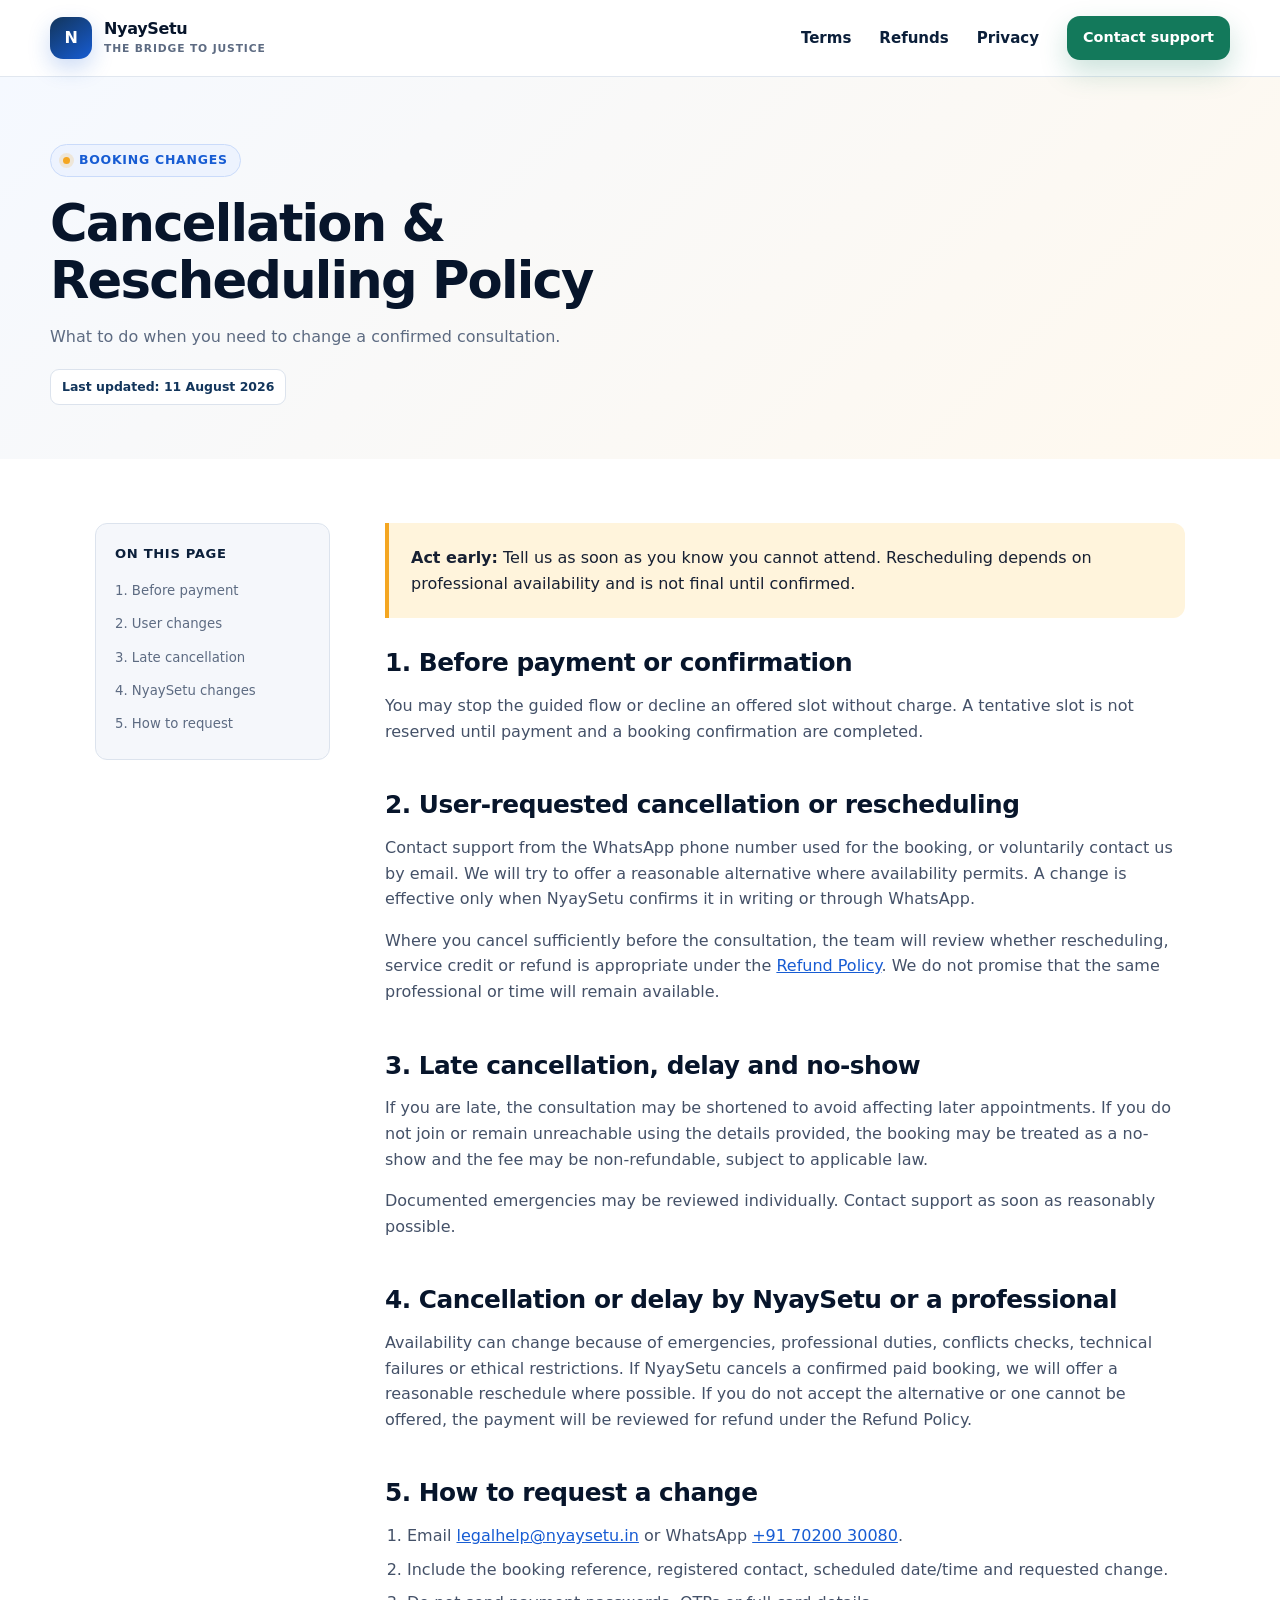
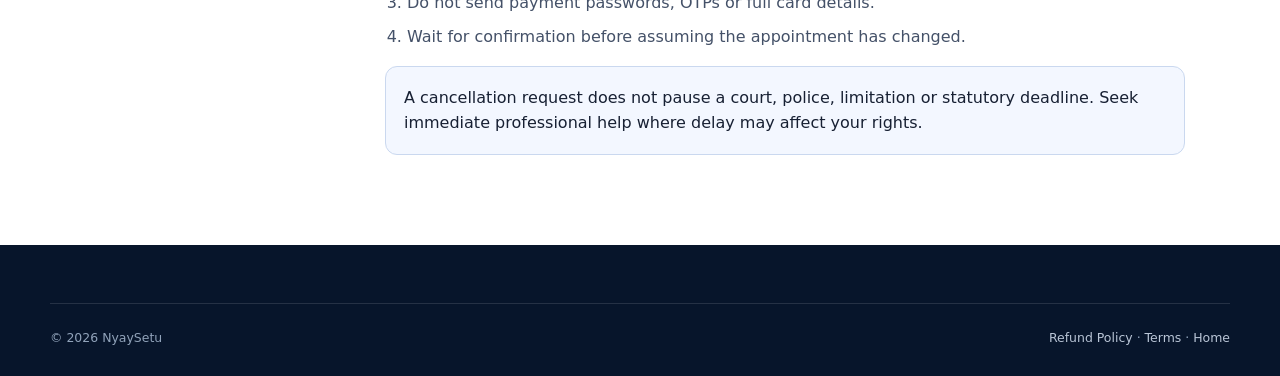
<file: cancellation-policy.html>
<!doctype html><html lang="en"><head><meta charset="utf-8"><meta name="viewport" content="width=device-width, initial-scale=1"><title>Cancellation Policy | NyaySetu</title><meta name="description" content="Cancellation, rescheduling and no-show conditions for NyaySetu consultations."><link rel="canonical" href="https://nyaysetu.in/cancellation-policy.html"><link rel="icon" href="favicon.ico"><link rel="stylesheet" href="styles.css"></head>
<body><a class="skip-link" href="#content">Skip to main content</a><header class="site-header"><nav class="nav container" aria-label="Primary navigation"><a class="brand" href="index.html"><span class="brand-mark">N</span><span class="brand-copy">NyaySetu<small>The Bridge to Justice</small></span></a><button class="menu-button" type="button" aria-label="Open navigation" aria-expanded="false" aria-controls="site-menu"><span></span></button><div class="nav-links" id="site-menu"><a href="terms-and-conditions.html">Terms</a><a href="refund-policy.html">Refunds</a><a href="privacy-policy.html">Privacy</a><a class="button button-primary button-small" href="mailto:legalhelp@nyaysetu.in">Contact support</a></div></nav></header>
<main id="content"><section class="legal-hero"><div class="container"><span class="eyebrow">Booking changes</span><h1>Cancellation & Rescheduling Policy</h1><p>What to do when you need to change a confirmed consultation.</p><span class="last-updated">Last updated: 11 August 2026</span></div></section>
<div class="legal-layout container"><aside class="legal-toc"><strong>On this page</strong><a href="#before-payment">1. Before payment</a><a href="#user-change">2. User changes</a><a href="#late">3. Late cancellation</a><a href="#provider-change">4. NyaySetu changes</a><a href="#how">5. How to request</a></aside><article class="legal-content">
<div class="legal-intro"><strong>Act early:</strong> Tell us as soon as you know you cannot attend. Rescheduling depends on professional availability and is not final until confirmed.</div>
<section id="before-payment"><h2>1. Before payment or confirmation</h2><p>You may stop the guided flow or decline an offered slot without charge. A tentative slot is not reserved until payment and a booking confirmation are completed.</p></section>
<section id="user-change"><h2>2. User-requested cancellation or rescheduling</h2><p>Contact support from the WhatsApp phone number used for the booking, or voluntarily contact us by email. We will try to offer a reasonable alternative where availability permits. A change is effective only when NyaySetu confirms it in writing or through WhatsApp.</p><p>Where you cancel sufficiently before the consultation, the team will review whether rescheduling, service credit or refund is appropriate under the <a href="refund-policy.html">Refund Policy</a>. We do not promise that the same professional or time will remain available.</p></section>
<section id="late"><h2>3. Late cancellation, delay and no-show</h2><p>If you are late, the consultation may be shortened to avoid affecting later appointments. If you do not join or remain unreachable using the details provided, the booking may be treated as a no-show and the fee may be non-refundable, subject to applicable law.</p><p>Documented emergencies may be reviewed individually. Contact support as soon as reasonably possible.</p></section>
<section id="provider-change"><h2>4. Cancellation or delay by NyaySetu or a professional</h2><p>Availability can change because of emergencies, professional duties, conflicts checks, technical failures or ethical restrictions. If NyaySetu cancels a confirmed paid booking, we will offer a reasonable reschedule where possible. If you do not accept the alternative or one cannot be offered, the payment will be reviewed for refund under the Refund Policy.</p></section>
<section id="how"><h2>5. How to request a change</h2><ol><li>Email <a href="mailto:legalhelp@nyaysetu.in">legalhelp@nyaysetu.in</a> or WhatsApp <a href="https://wa.me/917020030080" target="_blank" rel="noopener">+91 70200 30080</a>.</li><li>Include the booking reference, registered contact, scheduled date/time and requested change.</li><li>Do not send payment passwords, OTPs or full card details.</li><li>Wait for confirmation before assuming the appointment has changed.</li></ol><div class="notice">A cancellation request does not pause a court, police, limitation or statutory deadline. Seek immediate professional help where delay may affect your rights.</div></section>
</article></div></main><footer class="site-footer"><div class="footer-bottom container"><span>© <span data-year>2026</span> NyaySetu</span><span><a href="refund-policy.html">Refund Policy</a> · <a href="terms-and-conditions.html">Terms</a> · <a href="index.html">Home</a></span></div></footer><script src="script.js" defer></script></body></html>
</file>
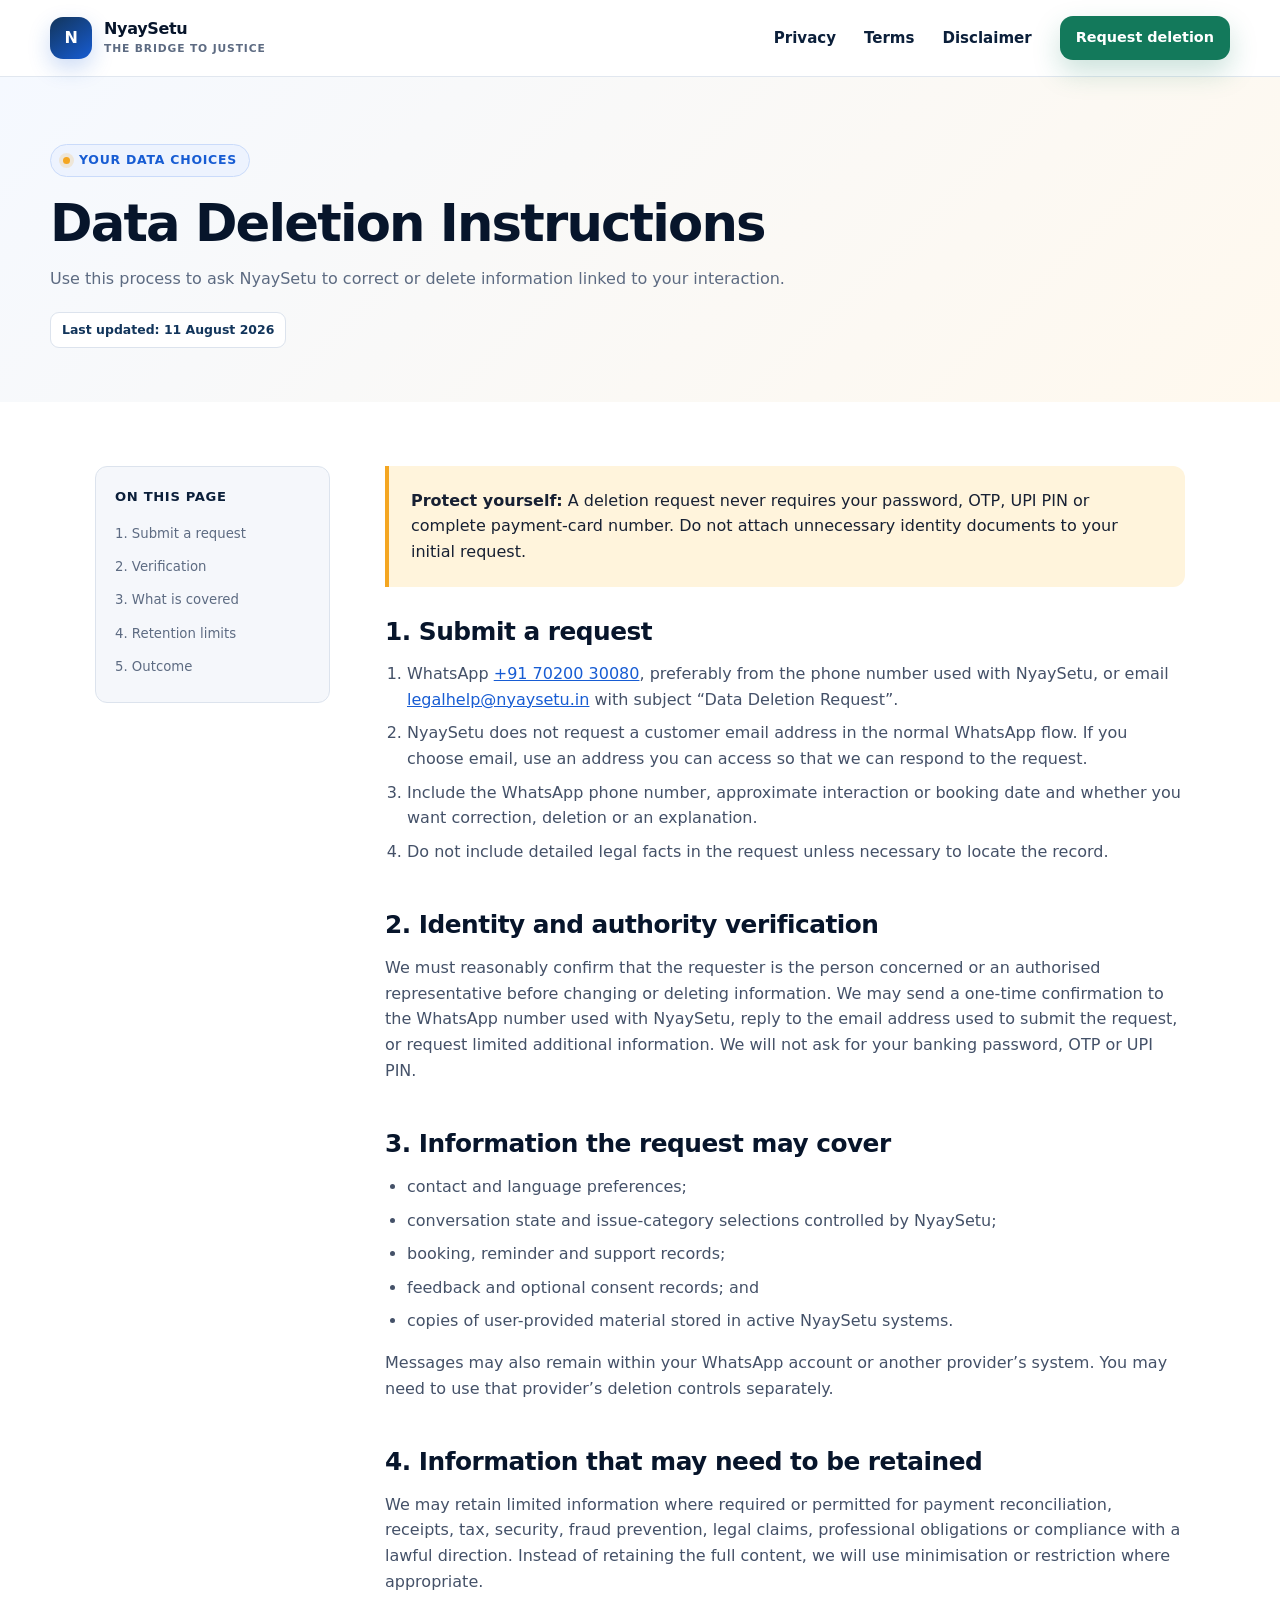
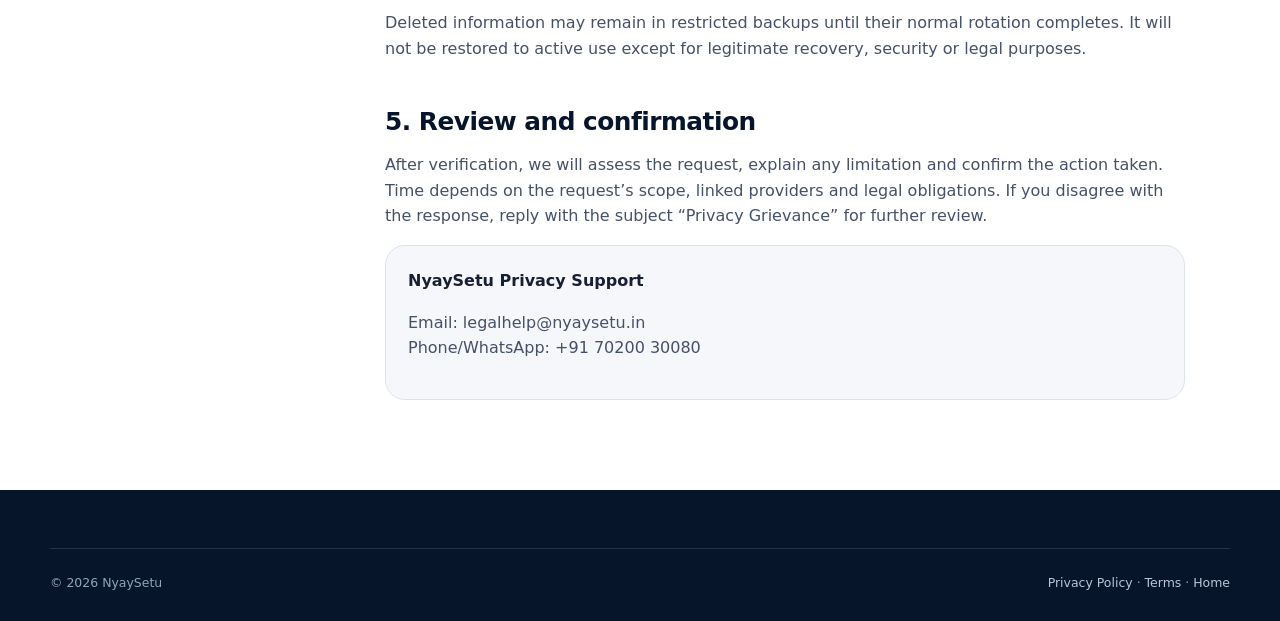
<file: data-deletion.html>
<!doctype html><html lang="en"><head><meta charset="utf-8"><meta name="viewport" content="width=device-width, initial-scale=1"><title>Data Deletion Instructions | NyaySetu</title><meta name="description" content="How to request correction or deletion of personal information held by NyaySetu."><link rel="canonical" href="https://nyaysetu.in/data-deletion.html"><link rel="icon" href="favicon.ico"><link rel="stylesheet" href="styles.css"></head>
<body><a class="skip-link" href="#content">Skip to main content</a><header class="site-header"><nav class="nav container" aria-label="Primary navigation"><a class="brand" href="index.html"><span class="brand-mark">N</span><span class="brand-copy">NyaySetu<small>The Bridge to Justice</small></span></a><button class="menu-button" type="button" aria-label="Open navigation" aria-expanded="false" aria-controls="site-menu"><span></span></button><div class="nav-links" id="site-menu"><a href="privacy-policy.html">Privacy</a><a href="terms-and-conditions.html">Terms</a><a href="legal-disclaimer.html">Disclaimer</a><a class="button button-primary button-small" href="mailto:legalhelp@nyaysetu.in?subject=Data%20Deletion%20Request">Request deletion</a></div></nav></header>
<main id="content"><section class="legal-hero"><div class="container"><span class="eyebrow">Your data choices</span><h1>Data Deletion Instructions</h1><p>Use this process to ask NyaySetu to correct or delete information linked to your interaction.</p><span class="last-updated">Last updated: 11 August 2026</span></div></section>
<div class="legal-layout container"><aside class="legal-toc"><strong>On this page</strong><a href="#request">1. Submit a request</a><a href="#verification">2. Verification</a><a href="#scope">3. What is covered</a><a href="#limits">4. Retention limits</a><a href="#outcome">5. Outcome</a></aside><article class="legal-content">
<div class="legal-intro"><strong>Protect yourself:</strong> A deletion request never requires your password, OTP, UPI PIN or complete payment-card number. Do not attach unnecessary identity documents to your initial request.</div>
<section id="request"><h2>1. Submit a request</h2><ol><li>WhatsApp <a href="https://wa.me/917020030080" target="_blank" rel="noopener">+91 70200 30080</a>, preferably from the phone number used with NyaySetu, or email <a href="mailto:legalhelp@nyaysetu.in?subject=Data%20Deletion%20Request">legalhelp@nyaysetu.in</a> with subject “Data Deletion Request”.</li><li>NyaySetu does not request a customer email address in the normal WhatsApp flow. If you choose email, use an address you can access so that we can respond to the request.</li><li>Include the WhatsApp phone number, approximate interaction or booking date and whether you want correction, deletion or an explanation.</li><li>Do not include detailed legal facts in the request unless necessary to locate the record.</li></ol></section>
<section id="verification"><h2>2. Identity and authority verification</h2><p>We must reasonably confirm that the requester is the person concerned or an authorised representative before changing or deleting information. We may send a one-time confirmation to the WhatsApp number used with NyaySetu, reply to the email address used to submit the request, or request limited additional information. We will not ask for your banking password, OTP or UPI PIN.</p></section>
<section id="scope"><h2>3. Information the request may cover</h2><ul><li>contact and language preferences;</li><li>conversation state and issue-category selections controlled by NyaySetu;</li><li>booking, reminder and support records;</li><li>feedback and optional consent records; and</li><li>copies of user-provided material stored in active NyaySetu systems.</li></ul><p>Messages may also remain within your WhatsApp account or another provider’s system. You may need to use that provider’s deletion controls separately.</p></section>
<section id="limits"><h2>4. Information that may need to be retained</h2><p>We may retain limited information where required or permitted for payment reconciliation, receipts, tax, security, fraud prevention, legal claims, professional obligations or compliance with a lawful direction. Instead of retaining the full content, we will use minimisation or restriction where appropriate.</p><p>Deleted information may remain in restricted backups until their normal rotation completes. It will not be restored to active use except for legitimate recovery, security or legal purposes.</p></section>
<section id="outcome"><h2>5. Review and confirmation</h2><p>After verification, we will assess the request, explain any limitation and confirm the action taken. Time depends on the request’s scope, linked providers and legal obligations. If you disagree with the response, reply with the subject “Privacy Grievance” for further review.</p><div class="contact-card"><strong>NyaySetu Privacy Support</strong><p>Email: legalhelp@nyaysetu.in<br>Phone/WhatsApp: +91 70200 30080</p></div></section>
</article></div></main><footer class="site-footer"><div class="footer-bottom container"><span>© <span data-year>2026</span> NyaySetu</span><span><a href="privacy-policy.html">Privacy Policy</a> · <a href="terms-and-conditions.html">Terms</a> · <a href="index.html">Home</a></span></div></footer><script src="script.js" defer></script></body></html>
</file>
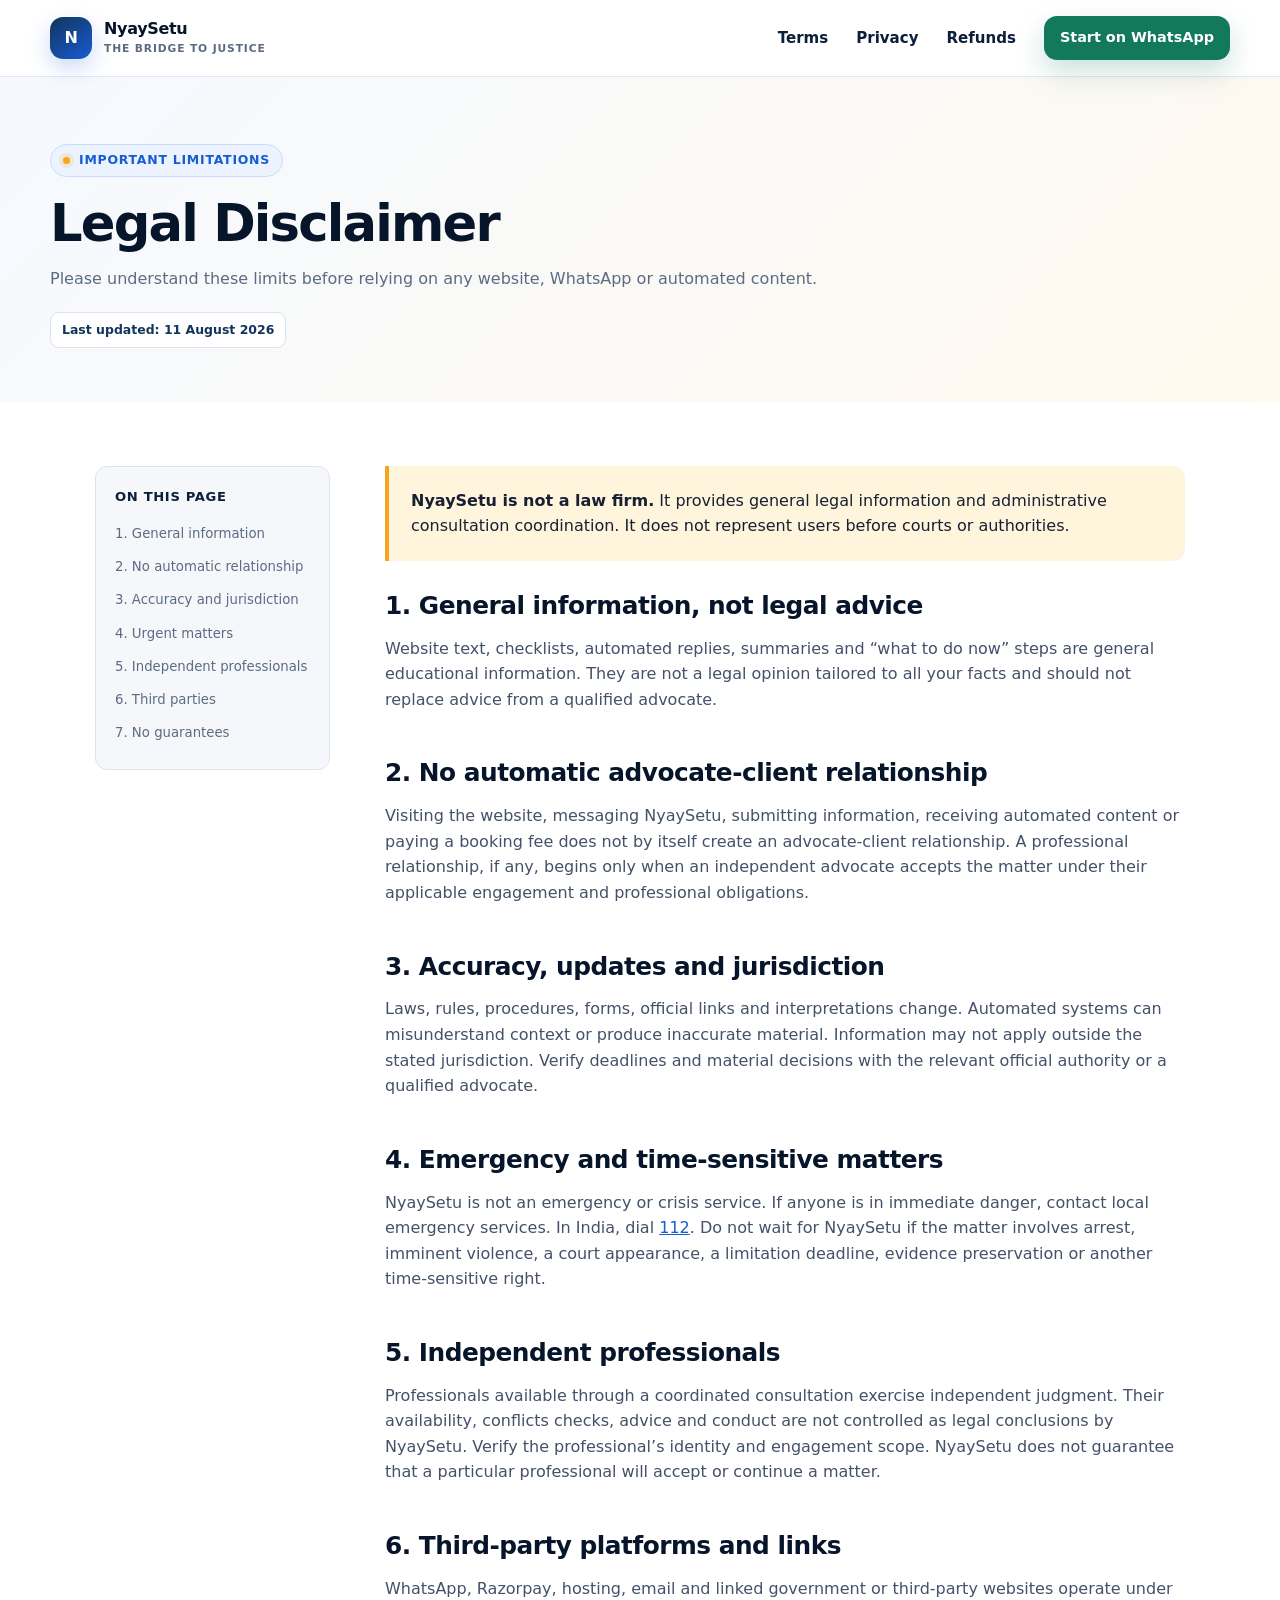
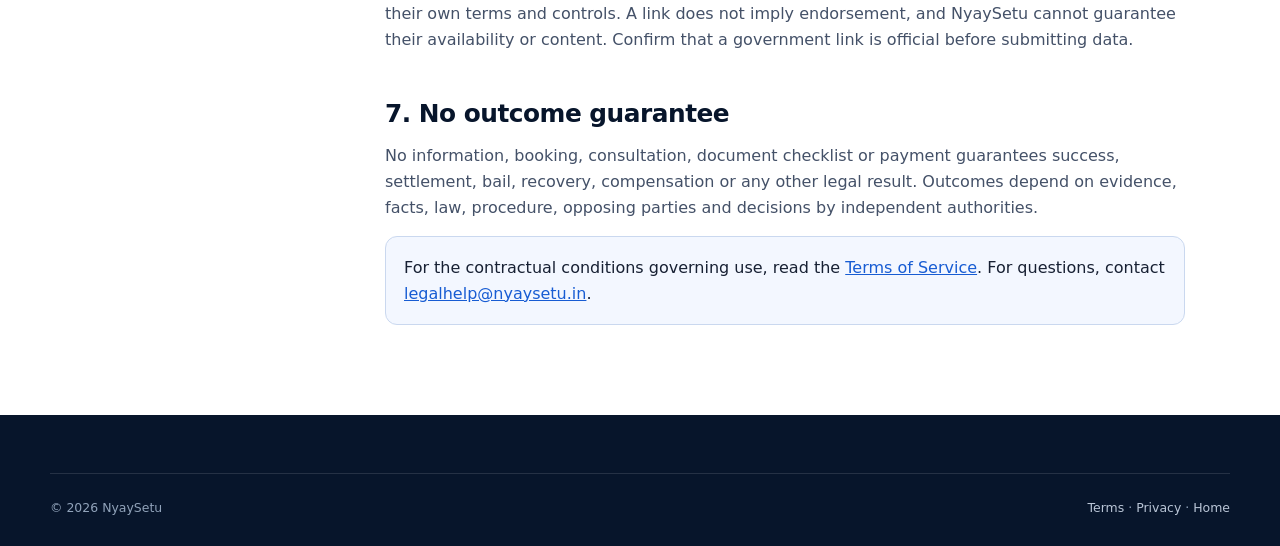
<file: legal-disclaimer.html>
<!doctype html><html lang="en"><head><meta charset="utf-8"><meta name="viewport" content="width=device-width, initial-scale=1"><title>Legal Disclaimer | NyaySetu</title><meta name="description" content="Important limitations of NyaySetu general legal information and consultation coordination."><link rel="canonical" href="https://nyaysetu.in/legal-disclaimer.html"><link rel="icon" href="favicon.ico"><link rel="stylesheet" href="styles.css"></head>
<body><a class="skip-link" href="#content">Skip to main content</a><header class="site-header"><nav class="nav container" aria-label="Primary navigation"><a class="brand" href="index.html"><span class="brand-mark">N</span><span class="brand-copy">NyaySetu<small>The Bridge to Justice</small></span></a><button class="menu-button" type="button" aria-label="Open navigation" aria-expanded="false" aria-controls="site-menu"><span></span></button><div class="nav-links" id="site-menu"><a href="terms-and-conditions.html">Terms</a><a href="privacy-policy.html">Privacy</a><a href="refund-policy.html">Refunds</a><a class="button button-primary button-small" href="https://wa.me/917020030080" target="_blank" rel="noopener">Start on WhatsApp</a></div></nav></header>
<main id="content"><section class="legal-hero"><div class="container"><span class="eyebrow">Important limitations</span><h1>Legal Disclaimer</h1><p>Please understand these limits before relying on any website, WhatsApp or automated content.</p><span class="last-updated">Last updated: 11 August 2026</span></div></section>
<div class="legal-layout container"><aside class="legal-toc"><strong>On this page</strong><a href="#general">1. General information</a><a href="#relationship">2. No automatic relationship</a><a href="#accuracy">3. Accuracy and jurisdiction</a><a href="#urgent">4. Urgent matters</a><a href="#professionals">5. Independent professionals</a><a href="#third-party">6. Third parties</a><a href="#outcomes">7. No guarantees</a></aside><article class="legal-content">
<div class="legal-intro"><strong>NyaySetu is not a law firm.</strong> It provides general legal information and administrative consultation coordination. It does not represent users before courts or authorities.</div>
<section id="general"><h2>1. General information, not legal advice</h2><p>Website text, checklists, automated replies, summaries and “what to do now” steps are general educational information. They are not a legal opinion tailored to all your facts and should not replace advice from a qualified advocate.</p></section>
<section id="relationship"><h2>2. No automatic advocate-client relationship</h2><p>Visiting the website, messaging NyaySetu, submitting information, receiving automated content or paying a booking fee does not by itself create an advocate-client relationship. A professional relationship, if any, begins only when an independent advocate accepts the matter under their applicable engagement and professional obligations.</p></section>
<section id="accuracy"><h2>3. Accuracy, updates and jurisdiction</h2><p>Laws, rules, procedures, forms, official links and interpretations change. Automated systems can misunderstand context or produce inaccurate material. Information may not apply outside the stated jurisdiction. Verify deadlines and material decisions with the relevant official authority or a qualified advocate.</p></section>
<section id="urgent"><h2>4. Emergency and time-sensitive matters</h2><p>NyaySetu is not an emergency or crisis service. If anyone is in immediate danger, contact local emergency services. In India, dial <a href="tel:112">112</a>. Do not wait for NyaySetu if the matter involves arrest, imminent violence, a court appearance, a limitation deadline, evidence preservation or another time-sensitive right.</p></section>
<section id="professionals"><h2>5. Independent professionals</h2><p>Professionals available through a coordinated consultation exercise independent judgment. Their availability, conflicts checks, advice and conduct are not controlled as legal conclusions by NyaySetu. Verify the professional’s identity and engagement scope. NyaySetu does not guarantee that a particular professional will accept or continue a matter.</p></section>
<section id="third-party"><h2>6. Third-party platforms and links</h2><p>WhatsApp, Razorpay, hosting, email and linked government or third-party websites operate under their own terms and controls. A link does not imply endorsement, and NyaySetu cannot guarantee their availability or content. Confirm that a government link is official before submitting data.</p></section>
<section id="outcomes"><h2>7. No outcome guarantee</h2><p>No information, booking, consultation, document checklist or payment guarantees success, settlement, bail, recovery, compensation or any other legal result. Outcomes depend on evidence, facts, law, procedure, opposing parties and decisions by independent authorities.</p><div class="notice">For the contractual conditions governing use, read the <a href="terms-and-conditions.html">Terms of Service</a>. For questions, contact <a href="mailto:legalhelp@nyaysetu.in">legalhelp@nyaysetu.in</a>.</div></section>
</article></div></main><footer class="site-footer"><div class="footer-bottom container"><span>© <span data-year>2026</span> NyaySetu</span><span><a href="terms-and-conditions.html">Terms</a> · <a href="privacy-policy.html">Privacy</a> · <a href="index.html">Home</a></span></div></footer><script src="script.js" defer></script></body></html>
</file>
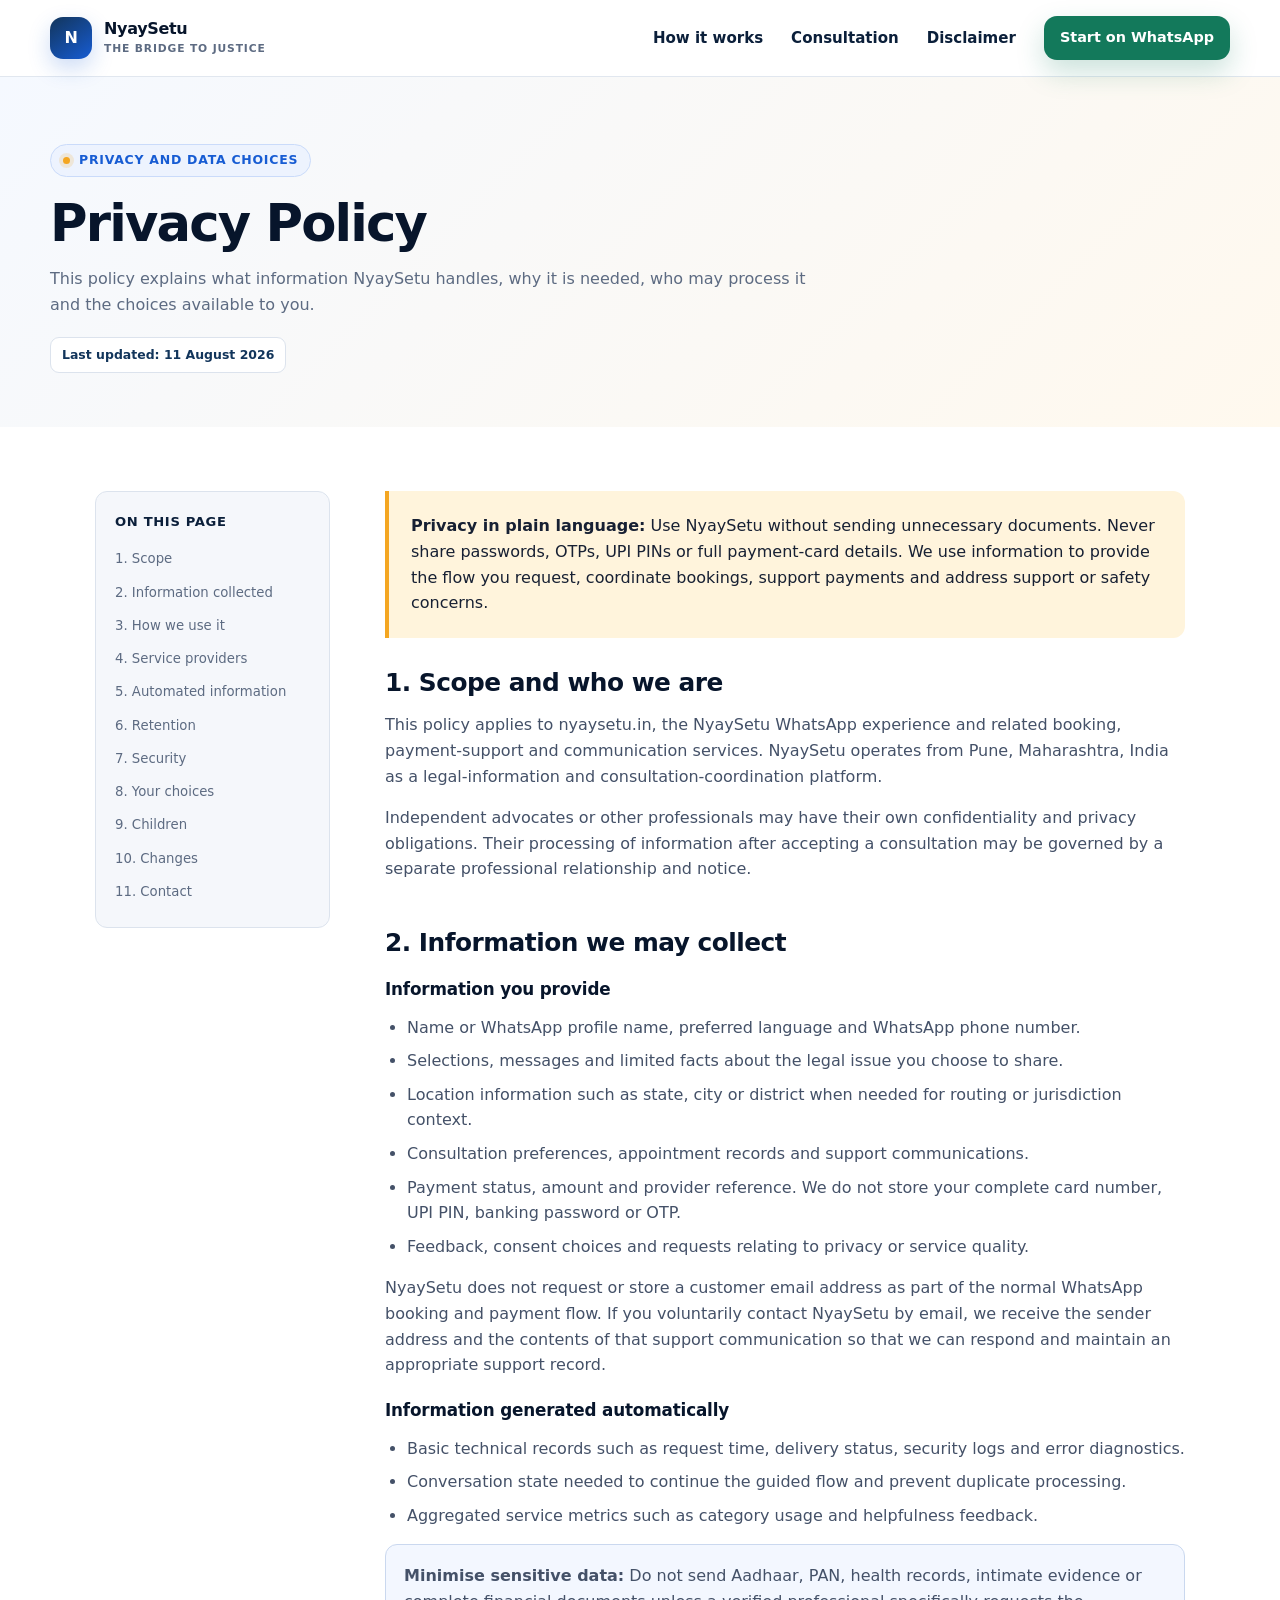
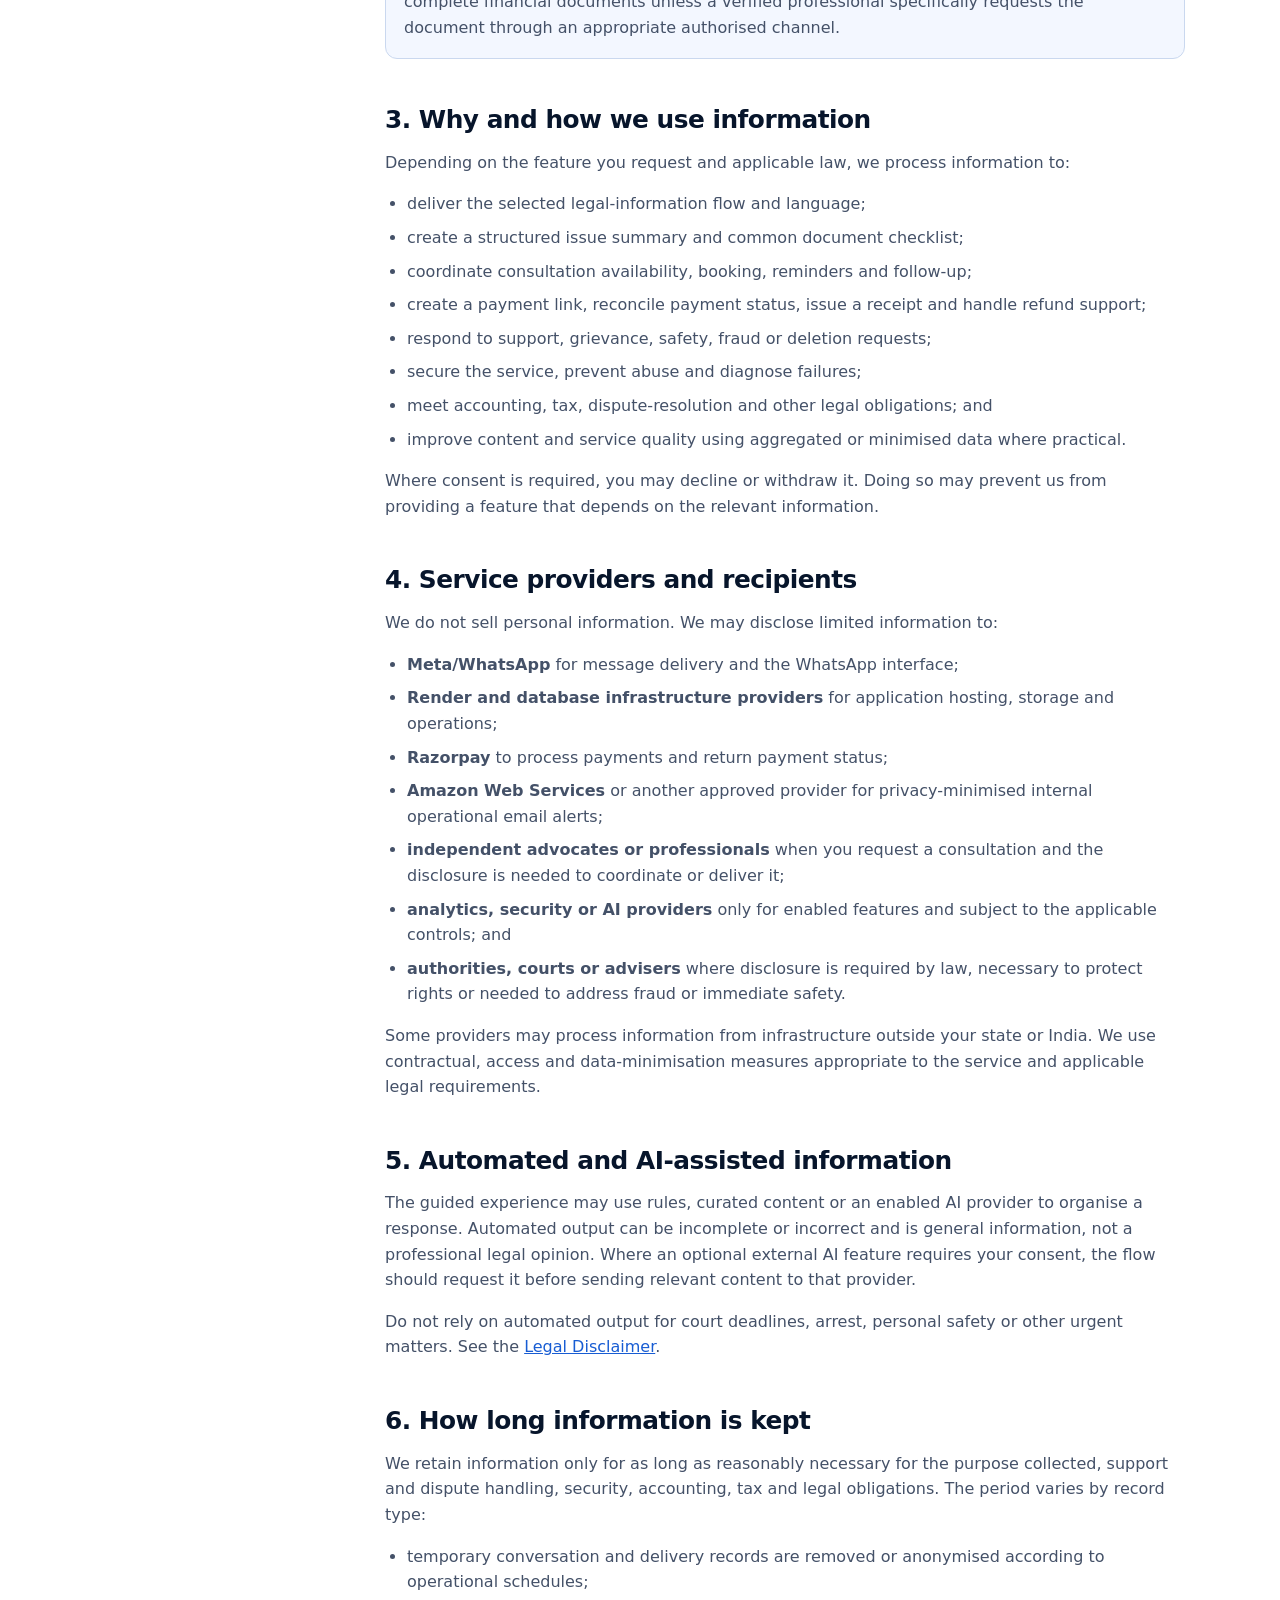
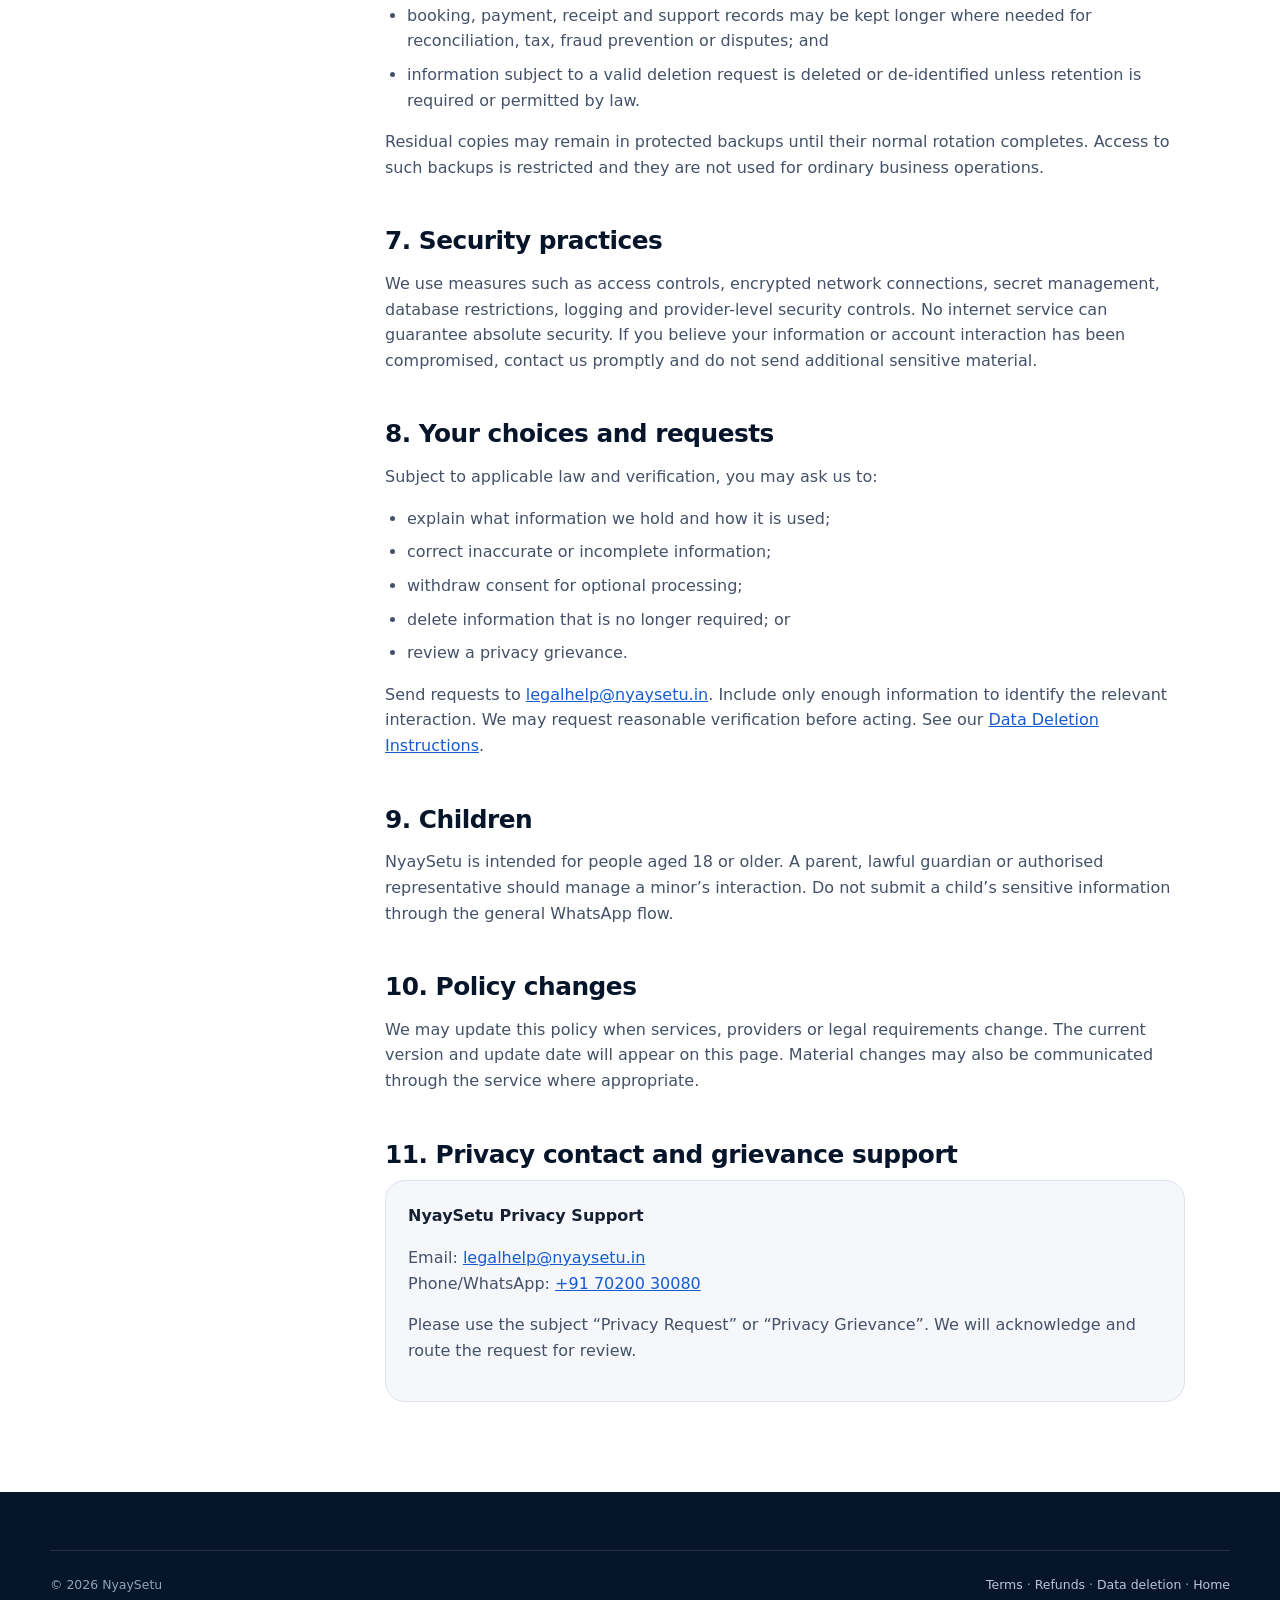
<file: privacy-policy.html>
<!doctype html>
<html lang="en">
<head>
  <meta charset="utf-8"><meta name="viewport" content="width=device-width, initial-scale=1">
  <title>Privacy Policy | NyaySetu</title>
  <meta name="description" content="How NyaySetu collects, uses, shares, protects and deletes personal data.">
  <link rel="canonical" href="https://nyaysetu.in/privacy-policy.html"><link rel="icon" href="favicon.ico"><link rel="stylesheet" href="styles.css">
</head>
<body>
  <a class="skip-link" href="#content">Skip to main content</a>
  <header class="site-header"><nav class="nav container" aria-label="Primary navigation"><a class="brand" href="index.html"><span class="brand-mark">N</span><span class="brand-copy">NyaySetu<small>The Bridge to Justice</small></span></a><button class="menu-button" type="button" aria-label="Open navigation" aria-expanded="false" aria-controls="site-menu"><span></span></button><div class="nav-links" id="site-menu"><a href="index.html#how-it-works">How it works</a><a href="index.html#consultation">Consultation</a><a href="legal-disclaimer.html">Disclaimer</a><a class="button button-primary button-small" href="https://wa.me/917020030080" target="_blank" rel="noopener">Start on WhatsApp</a></div></nav></header>
  <main id="content">
    <section class="legal-hero"><div class="container"><span class="eyebrow">Privacy and data choices</span><h1>Privacy Policy</h1><p>This policy explains what information NyaySetu handles, why it is needed, who may process it and the choices available to you.</p><span class="last-updated">Last updated: 11 August 2026</span></div></section>
    <div class="legal-layout container">
      <aside class="legal-toc" aria-label="Policy contents"><strong>On this page</strong><a href="#scope">1. Scope</a><a href="#data">2. Information collected</a><a href="#purpose">3. How we use it</a><a href="#sharing">4. Service providers</a><a href="#ai">5. Automated information</a><a href="#retention">6. Retention</a><a href="#security">7. Security</a><a href="#choices">8. Your choices</a><a href="#children">9. Children</a><a href="#changes">10. Changes</a><a href="#contact">11. Contact</a></aside>
      <article class="legal-content">
        <div class="legal-intro"><strong>Privacy in plain language:</strong> Use NyaySetu without sending unnecessary documents. Never share passwords, OTPs, UPI PINs or full payment-card details. We use information to provide the flow you request, coordinate bookings, support payments and address support or safety concerns.</div>
        <section id="scope"><h2>1. Scope and who we are</h2><p>This policy applies to nyaysetu.in, the NyaySetu WhatsApp experience and related booking, payment-support and communication services. NyaySetu operates from Pune, Maharashtra, India as a legal-information and consultation-coordination platform.</p><p>Independent advocates or other professionals may have their own confidentiality and privacy obligations. Their processing of information after accepting a consultation may be governed by a separate professional relationship and notice.</p></section>
        <section id="data"><h2>2. Information we may collect</h2><h3>Information you provide</h3><ul><li>Name or WhatsApp profile name, preferred language and WhatsApp phone number.</li><li>Selections, messages and limited facts about the legal issue you choose to share.</li><li>Location information such as state, city or district when needed for routing or jurisdiction context.</li><li>Consultation preferences, appointment records and support communications.</li><li>Payment status, amount and provider reference. We do not store your complete card number, UPI PIN, banking password or OTP.</li><li>Feedback, consent choices and requests relating to privacy or service quality.</li></ul><p>NyaySetu does not request or store a customer email address as part of the normal WhatsApp booking and payment flow. If you voluntarily contact NyaySetu by email, we receive the sender address and the contents of that support communication so that we can respond and maintain an appropriate support record.</p><h3>Information generated automatically</h3><ul><li>Basic technical records such as request time, delivery status, security logs and error diagnostics.</li><li>Conversation state needed to continue the guided flow and prevent duplicate processing.</li><li>Aggregated service metrics such as category usage and helpfulness feedback.</li></ul><p class="notice"><strong>Minimise sensitive data:</strong> Do not send Aadhaar, PAN, health records, intimate evidence or complete financial documents unless a verified professional specifically requests the document through an appropriate authorised channel.</p></section>
        <section id="purpose"><h2>3. Why and how we use information</h2><p>Depending on the feature you request and applicable law, we process information to:</p><ul><li>deliver the selected legal-information flow and language;</li><li>create a structured issue summary and common document checklist;</li><li>coordinate consultation availability, booking, reminders and follow-up;</li><li>create a payment link, reconcile payment status, issue a receipt and handle refund support;</li><li>respond to support, grievance, safety, fraud or deletion requests;</li><li>secure the service, prevent abuse and diagnose failures;</li><li>meet accounting, tax, dispute-resolution and other legal obligations; and</li><li>improve content and service quality using aggregated or minimised data where practical.</li></ul><p>Where consent is required, you may decline or withdraw it. Doing so may prevent us from providing a feature that depends on the relevant information.</p></section>
        <section id="sharing"><h2>4. Service providers and recipients</h2><p>We do not sell personal information. We may disclose limited information to:</p><ul><li><strong>Meta/WhatsApp</strong> for message delivery and the WhatsApp interface;</li><li><strong>Render and database infrastructure providers</strong> for application hosting, storage and operations;</li><li><strong>Razorpay</strong> to process payments and return payment status;</li><li><strong>Amazon Web Services</strong> or another approved provider for privacy-minimised internal operational email alerts;</li><li><strong>independent advocates or professionals</strong> when you request a consultation and the disclosure is needed to coordinate or deliver it;</li><li><strong>analytics, security or AI providers</strong> only for enabled features and subject to the applicable controls; and</li><li><strong>authorities, courts or advisers</strong> where disclosure is required by law, necessary to protect rights or needed to address fraud or immediate safety.</li></ul><p>Some providers may process information from infrastructure outside your state or India. We use contractual, access and data-minimisation measures appropriate to the service and applicable legal requirements.</p></section>
        <section id="ai"><h2>5. Automated and AI-assisted information</h2><p>The guided experience may use rules, curated content or an enabled AI provider to organise a response. Automated output can be incomplete or incorrect and is general information, not a professional legal opinion. Where an optional external AI feature requires your consent, the flow should request it before sending relevant content to that provider.</p><p>Do not rely on automated output for court deadlines, arrest, personal safety or other urgent matters. See the <a href="legal-disclaimer.html">Legal Disclaimer</a>.</p></section>
        <section id="retention"><h2>6. How long information is kept</h2><p>We retain information only for as long as reasonably necessary for the purpose collected, support and dispute handling, security, accounting, tax and legal obligations. The period varies by record type:</p><ul><li>temporary conversation and delivery records are removed or anonymised according to operational schedules;</li><li>booking, payment, receipt and support records may be kept longer where needed for reconciliation, tax, fraud prevention or disputes; and</li><li>information subject to a valid deletion request is deleted or de-identified unless retention is required or permitted by law.</li></ul><p>Residual copies may remain in protected backups until their normal rotation completes. Access to such backups is restricted and they are not used for ordinary business operations.</p></section>
        <section id="security"><h2>7. Security practices</h2><p>We use measures such as access controls, encrypted network connections, secret management, database restrictions, logging and provider-level security controls. No internet service can guarantee absolute security. If you believe your information or account interaction has been compromised, contact us promptly and do not send additional sensitive material.</p></section>
        <section id="choices"><h2>8. Your choices and requests</h2><p>Subject to applicable law and verification, you may ask us to:</p><ul><li>explain what information we hold and how it is used;</li><li>correct inaccurate or incomplete information;</li><li>withdraw consent for optional processing;</li><li>delete information that is no longer required; or</li><li>review a privacy grievance.</li></ul><p>Send requests to <a href="mailto:legalhelp@nyaysetu.in">legalhelp@nyaysetu.in</a>. Include only enough information to identify the relevant interaction. We may request reasonable verification before acting. See our <a href="data-deletion.html">Data Deletion Instructions</a>.</p></section>
        <section id="children"><h2>9. Children</h2><p>NyaySetu is intended for people aged 18 or older. A parent, lawful guardian or authorised representative should manage a minor’s interaction. Do not submit a child’s sensitive information through the general WhatsApp flow.</p></section>
        <section id="changes"><h2>10. Policy changes</h2><p>We may update this policy when services, providers or legal requirements change. The current version and update date will appear on this page. Material changes may also be communicated through the service where appropriate.</p></section>
        <section id="contact"><h2>11. Privacy contact and grievance support</h2><div class="contact-card"><strong>NyaySetu Privacy Support</strong><p>Email: <a href="mailto:legalhelp@nyaysetu.in">legalhelp@nyaysetu.in</a><br>Phone/WhatsApp: <a href="tel:+917020030080">+91 70200 30080</a></p><p>Please use the subject “Privacy Request” or “Privacy Grievance”. We will acknowledge and route the request for review.</p></div></section>
      </article>
    </div>
  </main>
  <footer class="site-footer"><div class="footer-bottom container"><span>© <span data-year>2026</span> NyaySetu</span><span><a href="terms-and-conditions.html">Terms</a> · <a href="refund-policy.html">Refunds</a> · <a href="data-deletion.html">Data deletion</a> · <a href="index.html">Home</a></span></div></footer>
  <script src="script.js" defer></script>
</body>
</html>
</file>
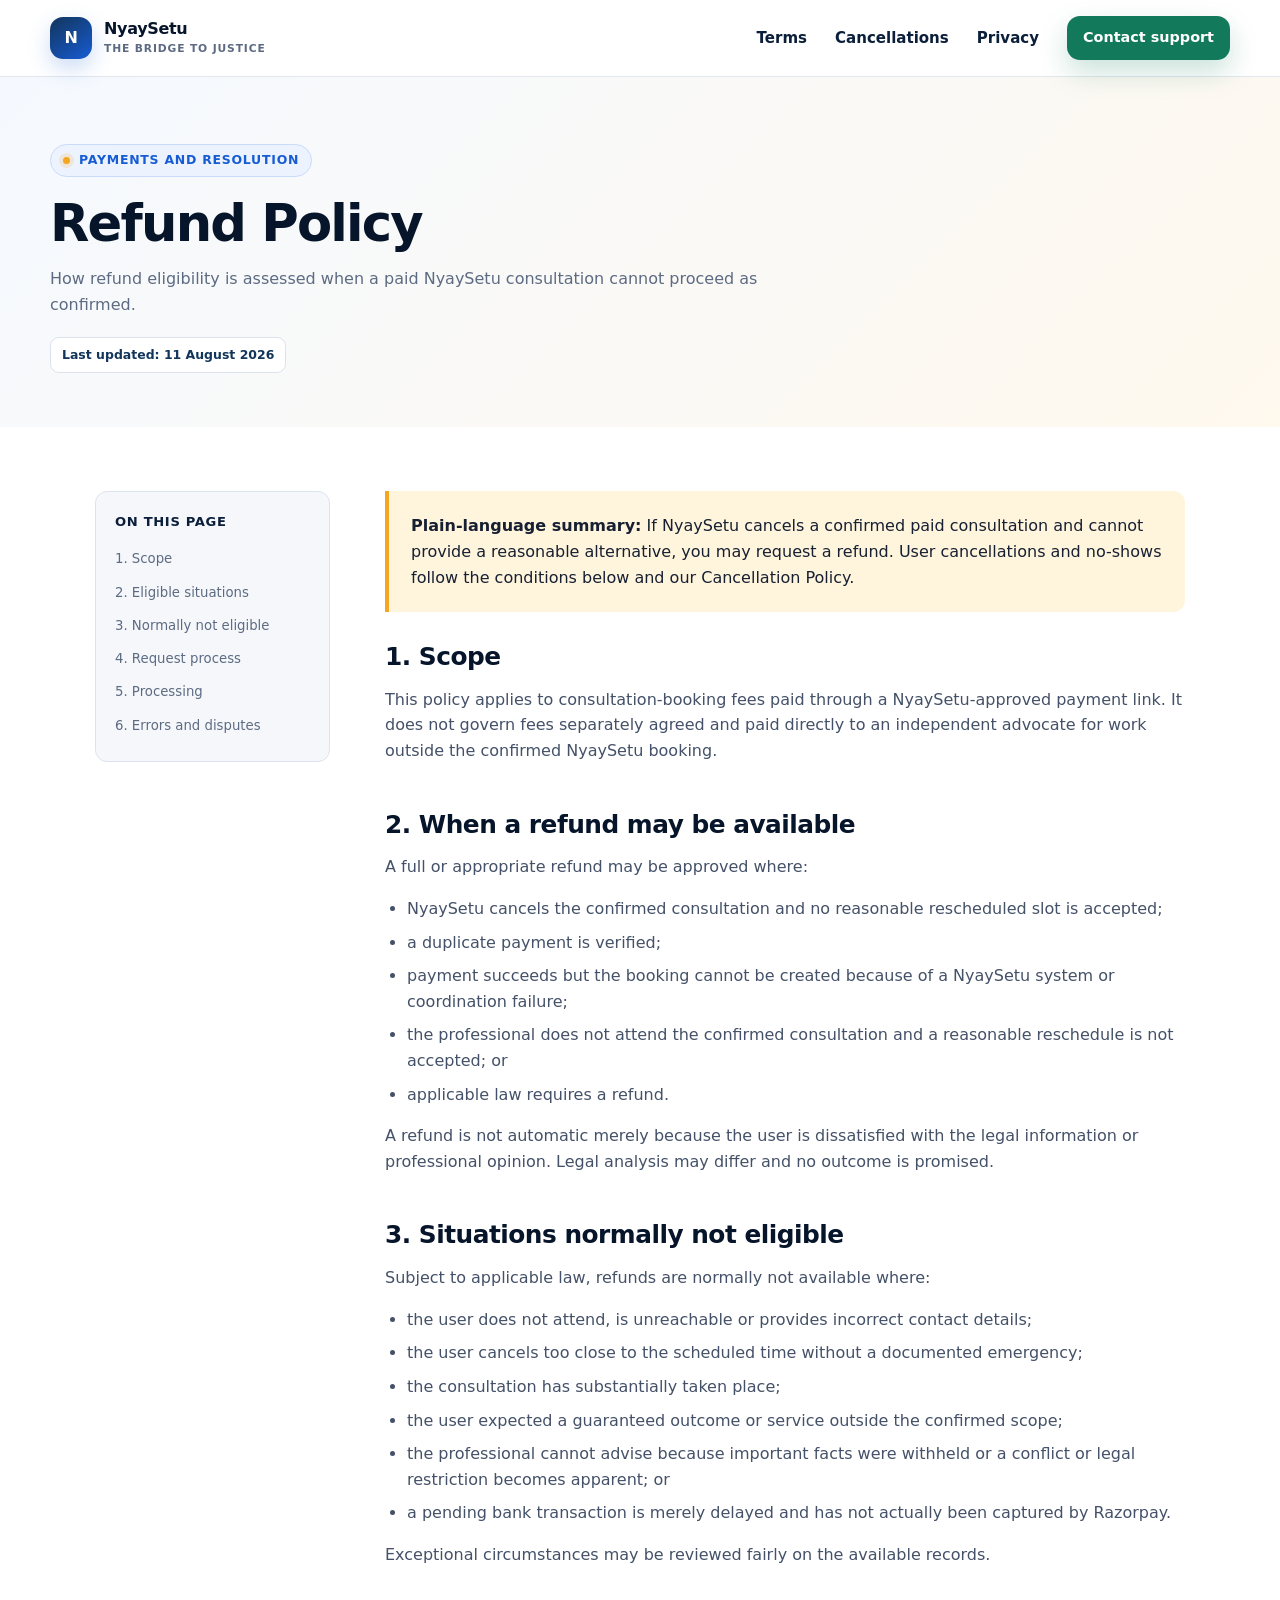
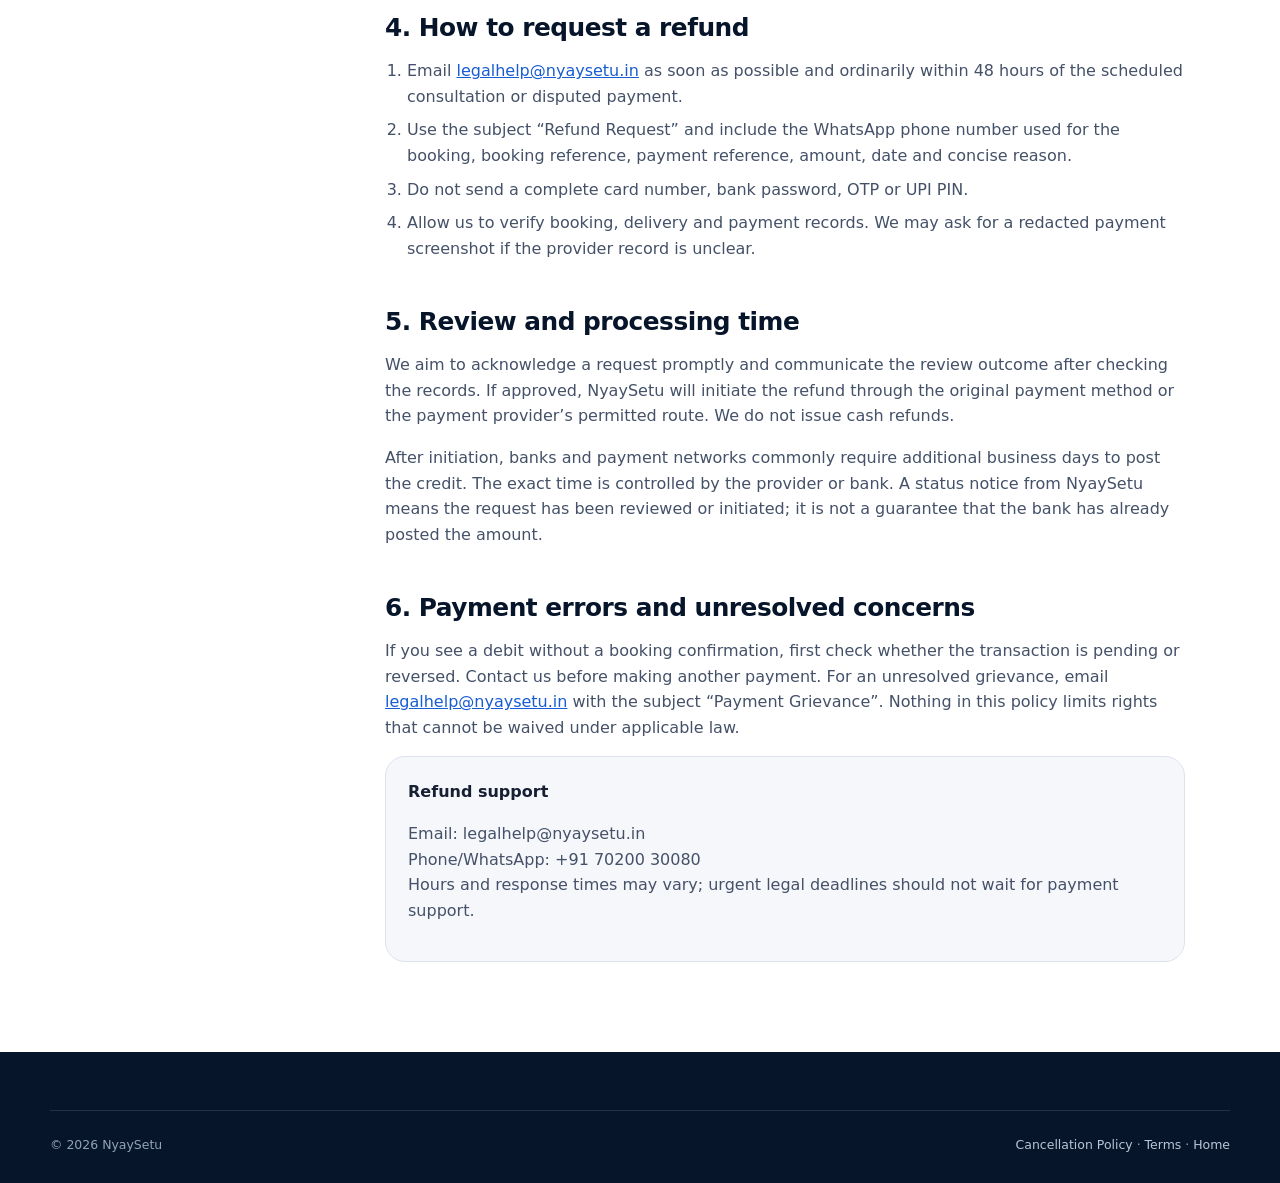
<file: refund-policy.html>
<!doctype html><html lang="en"><head><meta charset="utf-8"><meta name="viewport" content="width=device-width, initial-scale=1"><title>Refund Policy | NyaySetu</title><meta name="description" content="Eligibility, request and processing terms for NyaySetu consultation refunds."><link rel="canonical" href="https://nyaysetu.in/refund-policy.html"><link rel="icon" href="favicon.ico"><link rel="stylesheet" href="styles.css"></head>
<body><a class="skip-link" href="#content">Skip to main content</a><header class="site-header"><nav class="nav container" aria-label="Primary navigation"><a class="brand" href="index.html"><span class="brand-mark">N</span><span class="brand-copy">NyaySetu<small>The Bridge to Justice</small></span></a><button class="menu-button" type="button" aria-label="Open navigation" aria-expanded="false" aria-controls="site-menu"><span></span></button><div class="nav-links" id="site-menu"><a href="terms-and-conditions.html">Terms</a><a href="cancellation-policy.html">Cancellations</a><a href="privacy-policy.html">Privacy</a><a class="button button-primary button-small" href="mailto:legalhelp@nyaysetu.in">Contact support</a></div></nav></header>
<main id="content"><section class="legal-hero"><div class="container"><span class="eyebrow">Payments and resolution</span><h1>Refund Policy</h1><p>How refund eligibility is assessed when a paid NyaySetu consultation cannot proceed as confirmed.</p><span class="last-updated">Last updated: 11 August 2026</span></div></section>
<div class="legal-layout container"><aside class="legal-toc"><strong>On this page</strong><a href="#scope">1. Scope</a><a href="#eligible">2. Eligible situations</a><a href="#not-eligible">3. Normally not eligible</a><a href="#request">4. Request process</a><a href="#processing">5. Processing</a><a href="#disputes">6. Errors and disputes</a></aside><article class="legal-content">
<div class="legal-intro"><strong>Plain-language summary:</strong> If NyaySetu cancels a confirmed paid consultation and cannot provide a reasonable alternative, you may request a refund. User cancellations and no-shows follow the conditions below and our Cancellation Policy.</div>
<section id="scope"><h2>1. Scope</h2><p>This policy applies to consultation-booking fees paid through a NyaySetu-approved payment link. It does not govern fees separately agreed and paid directly to an independent advocate for work outside the confirmed NyaySetu booking.</p></section>
<section id="eligible"><h2>2. When a refund may be available</h2><p>A full or appropriate refund may be approved where:</p><ul><li>NyaySetu cancels the confirmed consultation and no reasonable rescheduled slot is accepted;</li><li>a duplicate payment is verified;</li><li>payment succeeds but the booking cannot be created because of a NyaySetu system or coordination failure;</li><li>the professional does not attend the confirmed consultation and a reasonable reschedule is not accepted; or</li><li>applicable law requires a refund.</li></ul><p>A refund is not automatic merely because the user is dissatisfied with the legal information or professional opinion. Legal analysis may differ and no outcome is promised.</p></section>
<section id="not-eligible"><h2>3. Situations normally not eligible</h2><p>Subject to applicable law, refunds are normally not available where:</p><ul><li>the user does not attend, is unreachable or provides incorrect contact details;</li><li>the user cancels too close to the scheduled time without a documented emergency;</li><li>the consultation has substantially taken place;</li><li>the user expected a guaranteed outcome or service outside the confirmed scope;</li><li>the professional cannot advise because important facts were withheld or a conflict or legal restriction becomes apparent; or</li><li>a pending bank transaction is merely delayed and has not actually been captured by Razorpay.</li></ul><p>Exceptional circumstances may be reviewed fairly on the available records.</p></section>
<section id="request"><h2>4. How to request a refund</h2><ol><li>Email <a href="mailto:legalhelp@nyaysetu.in">legalhelp@nyaysetu.in</a> as soon as possible and ordinarily within 48 hours of the scheduled consultation or disputed payment.</li><li>Use the subject “Refund Request” and include the WhatsApp phone number used for the booking, booking reference, payment reference, amount, date and concise reason.</li><li>Do not send a complete card number, bank password, OTP or UPI PIN.</li><li>Allow us to verify booking, delivery and payment records. We may ask for a redacted payment screenshot if the provider record is unclear.</li></ol></section>
<section id="processing"><h2>5. Review and processing time</h2><p>We aim to acknowledge a request promptly and communicate the review outcome after checking the records. If approved, NyaySetu will initiate the refund through the original payment method or the payment provider’s permitted route. We do not issue cash refunds.</p><p>After initiation, banks and payment networks commonly require additional business days to post the credit. The exact time is controlled by the provider or bank. A status notice from NyaySetu means the request has been reviewed or initiated; it is not a guarantee that the bank has already posted the amount.</p></section>
<section id="disputes"><h2>6. Payment errors and unresolved concerns</h2><p>If you see a debit without a booking confirmation, first check whether the transaction is pending or reversed. Contact us before making another payment. For an unresolved grievance, email <a href="mailto:legalhelp@nyaysetu.in">legalhelp@nyaysetu.in</a> with the subject “Payment Grievance”. Nothing in this policy limits rights that cannot be waived under applicable law.</p><div class="contact-card"><strong>Refund support</strong><p>Email: legalhelp@nyaysetu.in<br>Phone/WhatsApp: +91 70200 30080<br>Hours and response times may vary; urgent legal deadlines should not wait for payment support.</p></div></section>
</article></div></main><footer class="site-footer"><div class="footer-bottom container"><span>© <span data-year>2026</span> NyaySetu</span><span><a href="cancellation-policy.html">Cancellation Policy</a> · <a href="terms-and-conditions.html">Terms</a> · <a href="index.html">Home</a></span></div></footer><script src="script.js" defer></script></body></html>
</file>
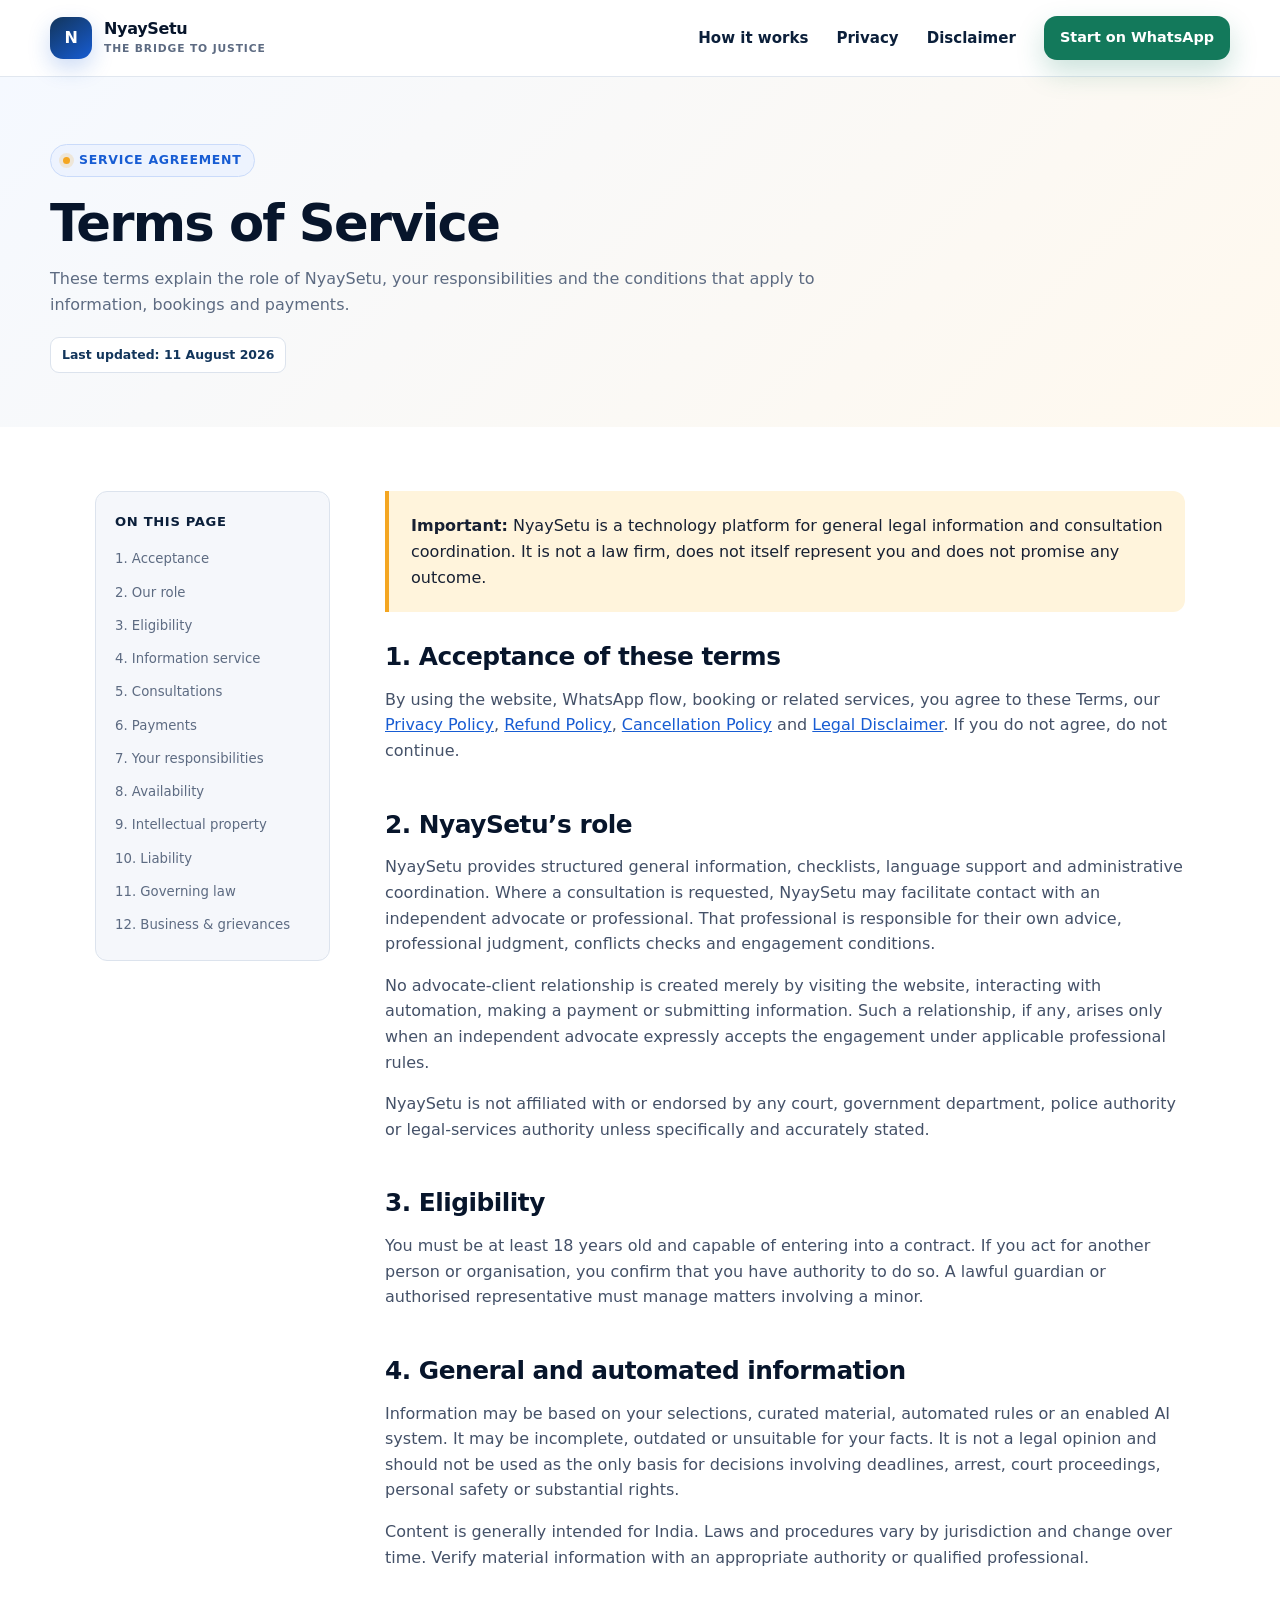
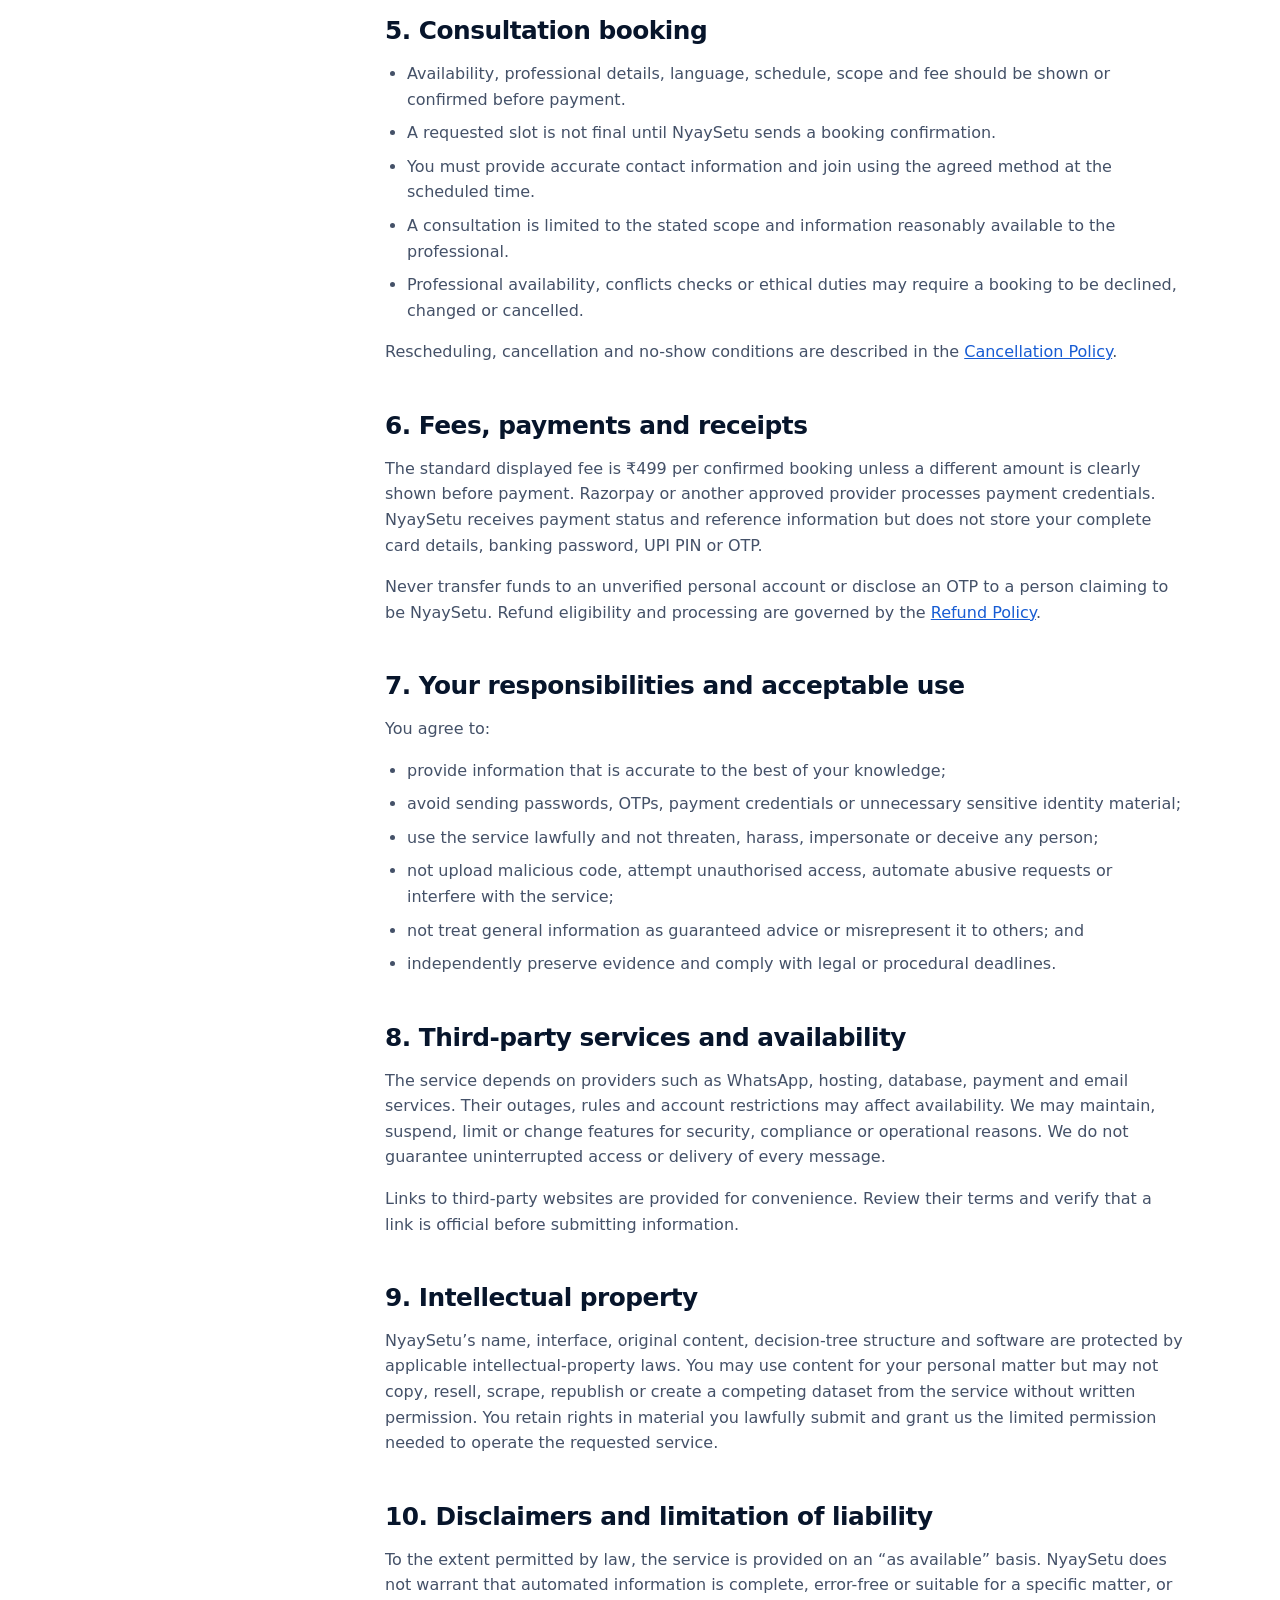
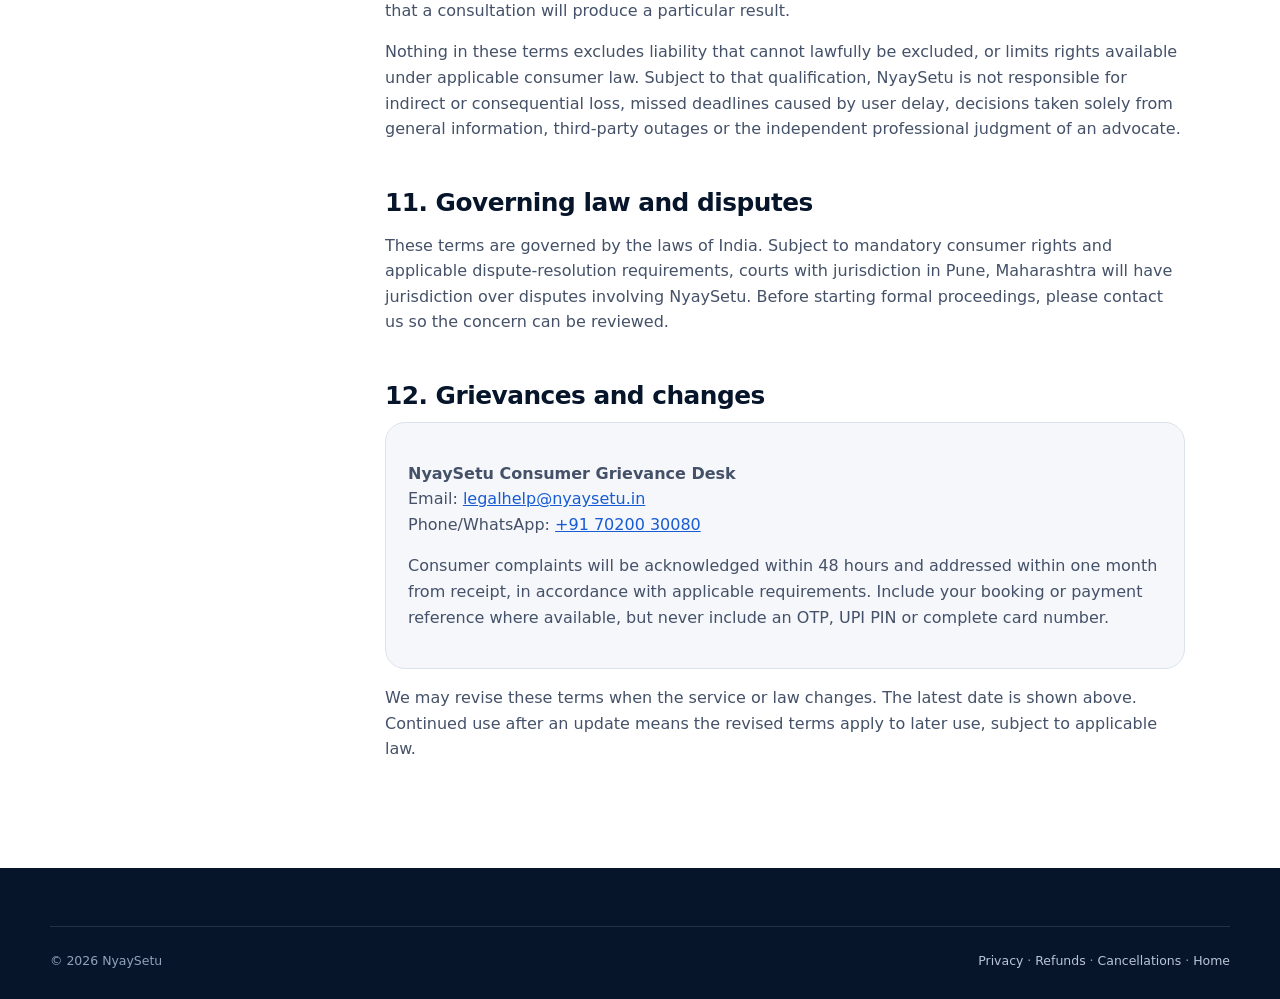
<file: terms-and-conditions.html>
<!doctype html>
<html lang="en">
<head>
  <meta charset="utf-8"><meta name="viewport" content="width=device-width, initial-scale=1">
  <title>Terms of Service | NyaySetu</title><meta name="description" content="Terms governing use of NyaySetu legal information and consultation coordination.">
  <link rel="canonical" href="https://nyaysetu.in/terms-and-conditions.html"><link rel="icon" href="favicon.ico"><link rel="stylesheet" href="styles.css">
</head>
<body>
  <a class="skip-link" href="#content">Skip to main content</a>
  <header class="site-header"><nav class="nav container" aria-label="Primary navigation"><a class="brand" href="index.html"><span class="brand-mark">N</span><span class="brand-copy">NyaySetu<small>The Bridge to Justice</small></span></a><button class="menu-button" type="button" aria-label="Open navigation" aria-expanded="false" aria-controls="site-menu"><span></span></button><div class="nav-links" id="site-menu"><a href="index.html#how-it-works">How it works</a><a href="privacy-policy.html">Privacy</a><a href="legal-disclaimer.html">Disclaimer</a><a class="button button-primary button-small" href="https://wa.me/917020030080" target="_blank" rel="noopener">Start on WhatsApp</a></div></nav></header>
  <main id="content">
    <section class="legal-hero"><div class="container"><span class="eyebrow">Service agreement</span><h1>Terms of Service</h1><p>These terms explain the role of NyaySetu, your responsibilities and the conditions that apply to information, bookings and payments.</p><span class="last-updated">Last updated: 11 August 2026</span></div></section>
    <div class="legal-layout container">
      <aside class="legal-toc"><strong>On this page</strong><a href="#acceptance">1. Acceptance</a><a href="#role">2. Our role</a><a href="#eligibility">3. Eligibility</a><a href="#information">4. Information service</a><a href="#booking">5. Consultations</a><a href="#payment">6. Payments</a><a href="#responsibilities">7. Your responsibilities</a><a href="#availability">8. Availability</a><a href="#ip">9. Intellectual property</a><a href="#liability">10. Liability</a><a href="#law">11. Governing law</a><a href="#contact">12. Business &amp; grievances</a></aside>
      <article class="legal-content">
        <div class="legal-intro"><strong>Important:</strong> NyaySetu is a technology platform for general legal information and consultation coordination. It is not a law firm, does not itself represent you and does not promise any outcome.</div>
        <section id="acceptance"><h2>1. Acceptance of these terms</h2><p>By using the website, WhatsApp flow, booking or related services, you agree to these Terms, our <a href="privacy-policy.html">Privacy Policy</a>, <a href="refund-policy.html">Refund Policy</a>, <a href="cancellation-policy.html">Cancellation Policy</a> and <a href="legal-disclaimer.html">Legal Disclaimer</a>. If you do not agree, do not continue.</p></section>
        <section id="role"><h2>2. NyaySetu’s role</h2><p>NyaySetu provides structured general information, checklists, language support and administrative coordination. Where a consultation is requested, NyaySetu may facilitate contact with an independent advocate or professional. That professional is responsible for their own advice, professional judgment, conflicts checks and engagement conditions.</p><p>No advocate-client relationship is created merely by visiting the website, interacting with automation, making a payment or submitting information. Such a relationship, if any, arises only when an independent advocate expressly accepts the engagement under applicable professional rules.</p><p>NyaySetu is not affiliated with or endorsed by any court, government department, police authority or legal-services authority unless specifically and accurately stated.</p></section>
        <section id="eligibility"><h2>3. Eligibility</h2><p>You must be at least 18 years old and capable of entering into a contract. If you act for another person or organisation, you confirm that you have authority to do so. A lawful guardian or authorised representative must manage matters involving a minor.</p></section>
        <section id="information"><h2>4. General and automated information</h2><p>Information may be based on your selections, curated material, automated rules or an enabled AI system. It may be incomplete, outdated or unsuitable for your facts. It is not a legal opinion and should not be used as the only basis for decisions involving deadlines, arrest, court proceedings, personal safety or substantial rights.</p><p>Content is generally intended for India. Laws and procedures vary by jurisdiction and change over time. Verify material information with an appropriate authority or qualified professional.</p></section>
        <section id="booking"><h2>5. Consultation booking</h2><ul><li>Availability, professional details, language, schedule, scope and fee should be shown or confirmed before payment.</li><li>A requested slot is not final until NyaySetu sends a booking confirmation.</li><li>You must provide accurate contact information and join using the agreed method at the scheduled time.</li><li>A consultation is limited to the stated scope and information reasonably available to the professional.</li><li>Professional availability, conflicts checks or ethical duties may require a booking to be declined, changed or cancelled.</li></ul><p>Rescheduling, cancellation and no-show conditions are described in the <a href="cancellation-policy.html">Cancellation Policy</a>.</p></section>
        <section id="payment"><h2>6. Fees, payments and receipts</h2><p>The standard displayed fee is ₹499 per confirmed booking unless a different amount is clearly shown before payment. Razorpay or another approved provider processes payment credentials. NyaySetu receives payment status and reference information but does not store your complete card details, banking password, UPI PIN or OTP.</p><p>Never transfer funds to an unverified personal account or disclose an OTP to a person claiming to be NyaySetu. Refund eligibility and processing are governed by the <a href="refund-policy.html">Refund Policy</a>.</p></section>
        <section id="responsibilities"><h2>7. Your responsibilities and acceptable use</h2><p>You agree to:</p><ul><li>provide information that is accurate to the best of your knowledge;</li><li>avoid sending passwords, OTPs, payment credentials or unnecessary sensitive identity material;</li><li>use the service lawfully and not threaten, harass, impersonate or deceive any person;</li><li>not upload malicious code, attempt unauthorised access, automate abusive requests or interfere with the service;</li><li>not treat general information as guaranteed advice or misrepresent it to others; and</li><li>independently preserve evidence and comply with legal or procedural deadlines.</li></ul></section>
        <section id="availability"><h2>8. Third-party services and availability</h2><p>The service depends on providers such as WhatsApp, hosting, database, payment and email services. Their outages, rules and account restrictions may affect availability. We may maintain, suspend, limit or change features for security, compliance or operational reasons. We do not guarantee uninterrupted access or delivery of every message.</p><p>Links to third-party websites are provided for convenience. Review their terms and verify that a link is official before submitting information.</p></section>
        <section id="ip"><h2>9. Intellectual property</h2><p>NyaySetu’s name, interface, original content, decision-tree structure and software are protected by applicable intellectual-property laws. You may use content for your personal matter but may not copy, resell, scrape, republish or create a competing dataset from the service without written permission. You retain rights in material you lawfully submit and grant us the limited permission needed to operate the requested service.</p></section>
        <section id="liability"><h2>10. Disclaimers and limitation of liability</h2><p>To the extent permitted by law, the service is provided on an “as available” basis. NyaySetu does not warrant that automated information is complete, error-free or suitable for a specific matter, or that a consultation will produce a particular result.</p><p>Nothing in these terms excludes liability that cannot lawfully be excluded, or limits rights available under applicable consumer law. Subject to that qualification, NyaySetu is not responsible for indirect or consequential loss, missed deadlines caused by user delay, decisions taken solely from general information, third-party outages or the independent professional judgment of an advocate.</p></section>
        <section id="law"><h2>11. Governing law and disputes</h2><p>These terms are governed by the laws of India. Subject to mandatory consumer rights and applicable dispute-resolution requirements, courts with jurisdiction in Pune, Maharashtra will have jurisdiction over disputes involving NyaySetu. Before starting formal proceedings, please contact us so the concern can be reviewed.</p></section>
        <section id="contact"><h2>12. Grievances and changes</h2><div class="contact-card"><p><strong>NyaySetu Consumer Grievance Desk</strong><br>Email: <a href="mailto:legalhelp@nyaysetu.in?subject=Consumer%20Grievance">legalhelp@nyaysetu.in</a><br>Phone/WhatsApp: <a href="tel:+917020030080">+91 70200 30080</a></p><p>Consumer complaints will be acknowledged within 48 hours and addressed within one month from receipt, in accordance with applicable requirements. Include your booking or payment reference where available, but never include an OTP, UPI PIN or complete card number.</p></div><p>We may revise these terms when the service or law changes. The latest date is shown above. Continued use after an update means the revised terms apply to later use, subject to applicable law.</p></section>
      </article>
    </div>
  </main>
  <footer class="site-footer"><div class="footer-bottom container"><span>© <span data-year>2026</span> NyaySetu</span><span><a href="privacy-policy.html">Privacy</a> · <a href="refund-policy.html">Refunds</a> · <a href="cancellation-policy.html">Cancellations</a> · <a href="index.html">Home</a></span></div></footer>
  <script src="script.js" defer></script>
</body>
</html>
</file>
<file: styles.css>
:root {
  --navy-950: #07152b;
  --navy-900: #0b1f3a;
  --navy-800: #12355b;
  --blue-700: #175cd3;
  --blue-100: #eaf2ff;
  --saffron: #f4a621;
  --saffron-soft: #fff4dc;
  --green: #13795b;
  --green-dark: #0d5f47;
  --ink: #172033;
  --muted: #5d6b82;
  --line: #dce3ed;
  --surface: #f5f7fb;
  --white: #fff;
  --danger: #a53b32;
  --radius-sm: 12px;
  --radius: 20px;
  --radius-lg: 30px;
  --shadow: 0 18px 50px rgba(7, 21, 43, .10);
  --max: 1180px;
}

* { box-sizing: border-box; }
html { scroll-behavior: smooth; }
body {
  margin: 0;
  color: var(--ink);
  background: var(--white);
  font-family: Inter, ui-sans-serif, system-ui, -apple-system, BlinkMacSystemFont, "Segoe UI", sans-serif;
  line-height: 1.6;
  -webkit-font-smoothing: antialiased;
}
body.menu-open { overflow: hidden; }
a { color: var(--blue-700); }
a:hover { color: var(--navy-800); }
img { display: block; max-width: 100%; }
button, input, textarea, select { font: inherit; }
:focus-visible { outline: 3px solid rgba(244, 166, 33, .8); outline-offset: 3px; }
.container { width: min(calc(100% - 40px), var(--max)); margin-inline: auto; }
.skip-link { position: fixed; top: 10px; left: 10px; z-index: 999; transform: translateY(-160%); padding: 10px 14px; color: var(--white); background: var(--navy-950); border-radius: 8px; }
.skip-link:focus { transform: none; }

.site-header { position: sticky; top: 0; z-index: 80; border-bottom: 1px solid rgba(220, 227, 237, .85); background: rgba(255,255,255,.94); backdrop-filter: blur(16px); transition: box-shadow .2s ease, background .2s ease; }
.site-header.scrolled { background: rgba(255,255,255,.98); box-shadow: 0 8px 24px rgba(7,21,43,.07); }
.nav { min-height: 76px; display: flex; align-items: center; justify-content: space-between; gap: 24px; }
.brand { display: inline-flex; align-items: center; gap: 12px; color: var(--navy-950); text-decoration: none; font-weight: 800; letter-spacing: -.02em; }
.brand-mark { width: 42px; height: 42px; display: grid; place-items: center; border-radius: 13px; color: var(--white); background: linear-gradient(145deg, var(--navy-800), var(--blue-700)); box-shadow: 0 9px 22px rgba(23,92,211,.22); }
.brand-mark svg { width: 24px; height: 24px; }
.brand-copy { display: grid; line-height: 1.05; }
.brand-copy small { margin-top: 5px; color: var(--muted); font-size: .67rem; font-weight: 650; letter-spacing: .08em; text-transform: uppercase; }
.nav-links { display: flex; align-items: center; gap: 28px; }
.nav-links > a:not(.button) { color: var(--navy-900); text-decoration: none; font-size: .94rem; font-weight: 650; }
.nav-links > a:not(.button):hover { color: var(--blue-700); }
.nav-links > a[aria-current="page"] { color: var(--blue-700); }
.menu-button { display: none; width: 44px; height: 44px; padding: 0; border: 1px solid var(--line); border-radius: 12px; background: var(--white); color: var(--navy-900); }
.menu-button span, .menu-button::before, .menu-button::after { content: ""; display: block; width: 21px; height: 2px; margin: 5px auto; background: currentColor; transition: .2s ease; }

.button { display: inline-flex; min-height: 48px; align-items: center; justify-content: center; gap: 9px; padding: 12px 20px; border: 1px solid transparent; border-radius: 13px; font-weight: 750; text-decoration: none; transition: transform .18s ease, box-shadow .18s ease, background .18s ease; }
.button:hover { transform: translateY(-2px); }
.button-primary { color: var(--white); background: var(--green); box-shadow: 0 12px 28px rgba(19,121,91,.22); }
.button-primary:hover { color: var(--white); background: var(--green-dark); }
.button-secondary { color: var(--navy-900); background: var(--white); border-color: var(--line); }
.button-secondary:hover { color: var(--navy-900); box-shadow: 0 10px 24px rgba(7,21,43,.08); }
.button-small { min-height: 42px; padding: 9px 15px; font-size: .9rem; }
.button svg { width: 19px; height: 19px; }

.hero { position: relative; overflow: hidden; padding: 88px 0 72px; background: linear-gradient(135deg, #f7faff 0%, #fff 52%, #fff7e8 100%); }
.hero::before { content: ""; position: absolute; width: 520px; height: 520px; top: -300px; right: -120px; border: 90px solid rgba(23,92,211,.06); border-radius: 50%; }
.hero-grid { position: relative; display: grid; grid-template-columns: 1.08fr .92fr; align-items: center; gap: 74px; }
.hero-grid > *, .value-grid > *, .pricing-wrap > * { min-width: 0; }
.eyebrow { max-width: 100%; display: inline-flex; align-items: center; gap: 9px; margin-bottom: 18px; padding: 7px 12px; border: 1px solid #cadbfa; border-radius: 999px; color: var(--blue-700); background: rgba(234,242,255,.75); font-size: .78rem; font-weight: 800; letter-spacing: .06em; line-height: 1.35; text-transform: uppercase; }
.eyebrow::before { content: ""; width: 7px; height: 7px; border-radius: 50%; background: var(--saffron); box-shadow: 0 0 0 4px rgba(244,166,33,.17); }
h1, h2, h3 { margin-top: 0; color: var(--navy-950); line-height: 1.12; letter-spacing: -.035em; }
h1, h2 { text-wrap: balance; }
h1 { max-width: 740px; margin-bottom: 22px; font-size: clamp(2.7rem, 5.4vw, 5.2rem); }
h2 { margin-bottom: 16px; font-size: clamp(2rem, 3.4vw, 3.15rem); }
h3 { margin-bottom: 10px; font-size: 1.2rem; }
.hero-lead { max-width: 680px; margin: 0 0 28px; color: var(--muted); font-size: clamp(1.05rem, 1.7vw, 1.24rem); }
.language-options { display: flex; flex-wrap: wrap; align-items: center; gap: 8px; margin: -8px 0 24px; }
.language-options > span { margin-right: 3px; color: var(--muted); font-size: .8rem; font-weight: 750; }
.language-options a { padding: 6px 11px; border: 1px solid #cbd9ec; border-radius: 999px; color: var(--navy-800); background: rgba(255,255,255,.7); font-size: .8rem; font-weight: 800; text-decoration: none; }
.language-options a:hover { border-color: var(--blue-700); color: var(--blue-700); background: var(--white); }
.hero-actions { display: flex; flex-wrap: wrap; gap: 12px; }
.consent-note { max-width: 650px; margin: 12px 0 0; color: var(--muted); font-size: .73rem; }
.consent-note a { font-weight: 700; }
.reassurance { display: flex; flex-wrap: wrap; gap: 10px 20px; margin: 25px 0 0; padding: 0; color: var(--muted); font-size: .86rem; list-style: none; }
.reassurance li::before { content: "✓"; margin-right: 7px; color: var(--green); font-weight: 900; }

.chat-shell { position: relative; width: min(100%, 470px); margin-left: auto; padding: 17px; border: 1px solid rgba(255,255,255,.75); border-radius: 30px; background: rgba(255,255,255,.66); box-shadow: var(--shadow); backdrop-filter: blur(14px); }
.chat-card { overflow: hidden; border: 1px solid #d7e0eb; border-radius: 22px; background: #f2f5f4; }
.chat-head { display: flex; align-items: center; gap: 11px; padding: 15px 17px; color: var(--white); background: var(--navy-900); }
.chat-avatar { width: 39px; height: 39px; display: grid; place-items: center; border-radius: 50%; color: var(--navy-900); background: var(--saffron); font-weight: 900; }
.chat-head strong { display: block; line-height: 1.1; }
.chat-head small { color: #ccd7e6; }
.chat-body { min-height: 340px; padding: 19px 15px 10px; background-image: radial-gradient(#dbe4e0 1px, transparent 1px); background-size: 22px 22px; }
.bubble { width: fit-content; max-width: 86%; margin: 0 0 12px; padding: 11px 13px; border-radius: 5px 15px 15px 15px; background: var(--white); box-shadow: 0 3px 10px rgba(7,21,43,.07); font-size: .88rem; }
.bubble.user { margin-left: auto; border-radius: 15px 5px 15px 15px; background: #dcf8e8; }
.quick-options { display: grid; gap: 7px; margin-top: 10px; }
.quick-options span { padding: 9px 11px; border: 1px solid #c9d8e2; border-radius: 10px; color: var(--navy-800); background: #f8fbfd; font-weight: 700; }
.chat-foot { padding: 11px 14px 14px; color: var(--muted); background: var(--white); font-size: .75rem; text-align: center; }

.trust-strip { border-block: 1px solid var(--line); background: var(--white); }
.trust-grid { display: grid; grid-template-columns: repeat(4, 1fr); }
.trust-item { padding: 25px 23px; border-right: 1px solid var(--line); }
.trust-item:last-child { border-right: 0; }
.trust-item strong { display: block; color: var(--navy-900); font-size: 1rem; }
.trust-item span { color: var(--muted); font-size: .82rem; }

.journey-section { padding: 54px 0; border-bottom: 1px solid var(--line); background: #fbfcfe; }
.journey-wrap { display: grid; grid-template-columns: .72fr 1.28fr; align-items: center; gap: 46px; }
.journey-heading h2 { margin-bottom: 11px; font-size: clamp(1.75rem, 2.6vw, 2.45rem); }
.journey-heading p { margin: 0; color: var(--muted); }
.journey-options { display: grid; grid-template-columns: repeat(2, 1fr); gap: 15px; }
.journey-card { min-height: 245px; display: grid; grid-template-columns: 42px 1fr; gap: 16px; padding: 25px; border: 1px solid var(--line); border-radius: var(--radius); background: var(--white); box-shadow: 0 10px 30px rgba(7,21,43,.045); }
.journey-card-primary { border-color: #c5d7f5; background: linear-gradient(145deg, #fff, #f3f7ff); }
.journey-number { width: 42px; height: 42px; display: grid; place-items: center; border-radius: 12px; color: var(--navy-900); background: var(--saffron); font-size: .78rem; font-weight: 900; }
.journey-label { display: block; margin: 1px 0 8px; color: var(--blue-700); font-size: .72rem; font-weight: 850; letter-spacing: .06em; text-transform: uppercase; }
.journey-card h3 { font-size: 1.12rem; }
.journey-card p { margin: 0 0 18px; color: var(--muted); font-size: .86rem; }
.text-link { display: inline-flex; align-items: center; gap: 7px; color: var(--blue-700); font-size: .84rem; font-weight: 850; text-decoration: none; }
.text-link:hover { color: var(--navy-800); }
.text-link span { transition: transform .18s ease; }
.text-link:hover span { transform: translateX(3px); }

.section { padding: 92px 0; }
.section-soft { background: var(--surface); }
.section-dark { color: #e9eef7; background: var(--navy-950); }
.section-dark h2, .section-dark h3 { color: var(--white); }
.section-head { max-width: 730px; margin: 0 auto 46px; text-align: center; }
.section-head p { margin: 0; color: var(--muted); font-size: 1.05rem; }
.section-dark .section-head p { color: #b8c5d8; }
.steps { display: grid; grid-template-columns: repeat(4, 1fr); gap: 18px; counter-reset: step; }
.step-card { position: relative; padding: 27px 23px 24px; border: 1px solid var(--line); border-radius: var(--radius); background: var(--white); }
.step-card::before { counter-increment: step; content: counter(step); width: 37px; height: 37px; display: grid; place-items: center; margin-bottom: 24px; border-radius: 11px; color: var(--navy-950); background: var(--saffron); font-weight: 900; }
.step-card p, .category-card p, .feature-card p { margin: 0; color: var(--muted); font-size: .91rem; }
.categories { display: grid; grid-template-columns: repeat(4, 1fr); gap: 16px; }
.category-card { min-height: 188px; padding: 23px; border: 1px solid var(--line); border-radius: var(--radius); background: var(--white); transition: transform .18s ease, box-shadow .18s ease, border-color .18s ease; }
.category-card { display: block; color: inherit; text-decoration: none; }
.category-card:hover { transform: translateY(-4px); border-color: #b9c9e2; box-shadow: 0 14px 32px rgba(7,21,43,.08); }
.category-card:hover h3 { color: var(--blue-700); }
.category-action { display: inline-flex; align-items: center; gap: 6px; margin-top: 16px; color: var(--blue-700); font-size: .79rem; font-weight: 800; }
.category-action::after { content: "→"; transition: transform .18s ease; }
.category-card:hover .category-action::after { transform: translateX(3px); }
.icon-box { width: 44px; height: 44px; display: grid; place-items: center; margin-bottom: 20px; border-radius: 13px; color: var(--blue-700); background: var(--blue-100); font-size: 1.25rem; font-weight: 900; }
.icon-box svg { width: 22px; height: 22px; }
.category-card:nth-child(3n+2) .icon-box { color: #865600; background: var(--saffron-soft); }
.category-card:nth-child(3n) .icon-box { color: var(--green); background: #e8f7f1; }

.value-grid { display: grid; grid-template-columns: 1fr 1fr; align-items: center; gap: 70px; }
.check-list { display: grid; gap: 13px; margin: 25px 0 0; padding: 0; list-style: none; }
.check-list li { position: relative; padding-left: 34px; color: var(--muted); }
.check-list li::before { content: "✓"; position: absolute; left: 0; top: 1px; width: 23px; height: 23px; display: grid; place-items: center; border-radius: 7px; color: var(--green); background: #e8f7f1; font-size: .8rem; font-weight: 900; }
.information-card { position: relative; padding: 34px; overflow: hidden; border: 1px solid #cad8ef; border-radius: var(--radius-lg); background: linear-gradient(145deg, #f8fbff, #edf4ff); }
.information-card::after { content: "§"; position: absolute; right: 18px; bottom: -50px; color: rgba(23,92,211,.08); font-family: Georgia, serif; font-size: 190px; font-weight: 800; }
.info-row { position: relative; z-index: 1; display: flex; align-items: flex-start; gap: 14px; padding: 15px 0; border-bottom: 1px solid #d5e0f2; }
.info-row:last-child { border-bottom: 0; }
.info-row strong { color: var(--navy-900); }
.info-row span { color: var(--muted); font-size: .86rem; }

.pricing-wrap { display: grid; grid-template-columns: .9fr 1.1fr; align-items: stretch; gap: 26px; }
.price-card { padding: 37px; border-radius: var(--radius-lg); color: var(--white); background: linear-gradient(145deg, var(--navy-800), var(--navy-950)); box-shadow: var(--shadow); }
.price-card h3 { color: var(--white); font-size: 1.45rem; }
.price { margin: 20px 0 4px; font-size: 3.35rem; font-weight: 900; letter-spacing: -.05em; line-height: 1; }
.price-note { color: #cbd6e5; font-size: .86rem; }
.price-card .check-list li { color: #e5ebf4; }
.price-card .check-list li::before { color: var(--navy-900); background: var(--saffron); }
.price-card .button { width: 100%; margin-top: 28px; }
.price-explainer { padding: 37px; border: 1px solid var(--line); border-radius: var(--radius-lg); background: var(--white); }
.price-explainer dl { display: grid; gap: 0; margin: 22px 0 0; }
.price-explainer dl > div { display: grid; grid-template-columns: 145px 1fr; gap: 18px; padding: 15px 0; border-bottom: 1px solid var(--line); }
.price-explainer dl > div:last-child { border-bottom: 0; }
.price-explainer dt { color: var(--navy-900); font-weight: 800; }
.price-explainer dd { margin: 0; color: var(--muted); }

.safety-banner { display: grid; grid-template-columns: auto 1fr; gap: 20px; padding: 27px; border: 1px solid #f0cfcb; border-radius: var(--radius); background: #fff7f6; }
.safety-icon { width: 48px; height: 48px; display: grid; place-items: center; border-radius: 14px; color: var(--danger); background: #fbe5e2; font-size: 1.35rem; font-weight: 900; }
.safety-banner h3 { margin-bottom: 6px; }
.safety-banner p { margin: 0; color: #704842; }
.safety-banner a { color: var(--danger); font-weight: 800; }

.privacy-grid { display: grid; grid-template-columns: repeat(3, 1fr); gap: 18px; }
.feature-card { padding: 25px; border: 1px solid rgba(255,255,255,.12); border-radius: var(--radius); background: rgba(255,255,255,.055); }
.feature-card h3 { margin-top: 17px; }
.feature-card p { color: #b8c5d8; }
.feature-card .icon-box { color: var(--saffron); background: rgba(244,166,33,.12); }

.faq { max-width: 850px; margin: 0 auto; border-top: 1px solid var(--line); }
.faq-item { border-bottom: 1px solid var(--line); }
.faq-question { width: 100%; display: flex; align-items: center; justify-content: space-between; gap: 20px; padding: 22px 0; border: 0; color: var(--navy-950); background: transparent; font-weight: 800; text-align: left; cursor: pointer; }
.faq-question::after { content: "+"; flex: 0 0 30px; height: 30px; display: grid; place-items: center; border-radius: 9px; color: var(--blue-700); background: var(--blue-100); font-size: 1.2rem; }
.faq-question[aria-expanded="true"]::after { content: "−"; }
.faq-answer { display: none; padding: 0 50px 22px 0; color: var(--muted); }
.faq-answer p { margin: 0; }
.faq-answer.open { display: block; }
#faq { padding-bottom: 52px; }
#faq + .section { padding-top: 52px; }

.final-cta { position: relative; overflow: hidden; padding: 62px; border-radius: var(--radius-lg); color: var(--white); background: linear-gradient(125deg, var(--blue-700), var(--navy-900)); text-align: center; }
.final-cta::before, .final-cta::after { content: ""; position: absolute; border: 55px solid rgba(255,255,255,.06); border-radius: 50%; }
.final-cta::before { width: 260px; height: 260px; top: -200px; left: -90px; }
.final-cta::after { width: 180px; height: 180px; right: -120px; bottom: -140px; }
.final-cta h2 { position: relative; margin-bottom: 13px; color: var(--white); }
.final-cta p { position: relative; max-width: 660px; margin: 0 auto 25px; color: #dce6f5; }
.final-cta .button { position: relative; }

.site-footer { padding: 58px 0 28px; color: #b9c5d6; background: var(--navy-950); }
.footer-grid { display: grid; grid-template-columns: 1.4fr .8fr .8fr 1fr; gap: 40px; padding-bottom: 42px; }
.footer-brand p { max-width: 390px; color: #aebdd0; font-size: .9rem; }
.site-footer .brand { color: var(--white); }
.site-footer .brand-copy small { color: #aebdd0; }
.footer-col h3 { margin-bottom: 16px; color: var(--white); font-size: .95rem; letter-spacing: 0; }
.footer-col a, .footer-col span { display: block; margin: 9px 0; color: #b9c5d6; font-size: .87rem; text-decoration: none; }
.footer-col a:hover { color: var(--white); }
.footer-bottom { display: flex; justify-content: space-between; gap: 24px; padding-top: 24px; border-top: 1px solid rgba(255,255,255,.12); color: #91a3ba; font-size: .78rem; }
.footer-bottom a { color: #b9c5d6; text-decoration: none; }
.footer-bottom a:hover { color: var(--white); }
.floating-whatsapp { position: fixed; right: 22px; bottom: 22px; z-index: 70; min-height: 56px; display: inline-flex; align-items: center; justify-content: center; gap: 9px; padding: 0 18px; border: 3px solid var(--white); border-radius: 999px; color: var(--white); background: var(--green); box-shadow: 0 12px 28px rgba(7,21,43,.26); font-size: .87rem; font-weight: 850; text-decoration: none; }
.floating-whatsapp:hover { color: var(--white); background: var(--green-dark); transform: translateY(-3px); }
.floating-whatsapp svg { width: 27px; height: 27px; }

.legal-hero { padding: 67px 0 54px; background: linear-gradient(135deg, #f5f9ff, #fff9ee); }
.legal-hero h1 { max-width: 850px; margin-bottom: 14px; font-size: clamp(2.25rem, 4vw, 3.8rem); }
.legal-hero p { max-width: 780px; margin: 0; color: var(--muted); }
.last-updated { display: inline-flex; margin-top: 20px; padding: 7px 11px; border-radius: 9px; color: var(--navy-800); background: var(--white); border: 1px solid var(--line); font-size: .78rem; font-weight: 750; }
.legal-layout { display: grid; grid-template-columns: 235px minmax(0, 800px); justify-content: center; gap: 55px; padding: 64px 0 90px; }
.legal-toc { position: sticky; top: 104px; align-self: start; padding: 19px; border: 1px solid var(--line); border-radius: var(--radius-sm); background: var(--surface); }
.legal-toc strong { display: block; margin-bottom: 10px; color: var(--navy-900); font-size: .82rem; text-transform: uppercase; letter-spacing: .05em; }
.legal-toc a { display: block; padding: 6px 0; color: var(--muted); font-size: .83rem; text-decoration: none; }
.legal-toc a:hover { color: var(--blue-700); }
.legal-content { min-width: 0; }
.legal-intro { padding: 22px; border-left: 4px solid var(--saffron); border-radius: 0 12px 12px 0; background: var(--saffron-soft); }
.legal-content section { padding-top: 31px; scroll-margin-top: 95px; }
.legal-content h2 { margin-bottom: 12px; font-size: 1.55rem; letter-spacing: -.02em; }
.legal-content h3 { margin-top: 23px; font-size: 1.05rem; letter-spacing: -.01em; }
.legal-content p, .legal-content li { color: #445168; }
.legal-content ul, .legal-content ol { padding-left: 22px; }
.legal-content li { margin: 8px 0; }
.legal-content .notice { padding: 18px; border: 1px solid #cad8ef; border-radius: var(--radius-sm); background: #f3f7ff; }
.contact-card { padding: 22px; border: 1px solid var(--line); border-radius: var(--radius); background: var(--surface); }

.question-hero { padding-bottom: 62px; }
.service-boundary { max-width: 820px; margin-top: 25px; padding: 17px 19px; border: 1px solid #cad8ef; border-radius: var(--radius-sm); color: #34435a; background: rgba(255,255,255,.82); }
.service-boundary strong { color: var(--navy-900); }
.question-section { background: var(--surface); }
.question-layout { display: grid; grid-template-columns: .9fr 1.1fr; align-items: start; gap: 56px; }
.question-lead { color: var(--muted); font-size: 1.02rem; }
.preparation-list { display: grid; gap: 18px; margin: 30px 0; }
.preparation-list article { display: grid; grid-template-columns: 42px 1fr; gap: 15px; }
.preparation-list article > span { width: 42px; height: 42px; display: grid; place-items: center; border-radius: 12px; color: var(--navy-950); background: var(--saffron); font-weight: 900; }
.preparation-list h3 { margin: 1px 0 5px; font-size: 1rem; }
.preparation-list p { margin: 0; color: var(--muted); font-size: .9rem; }
.compact-safety { margin-top: 28px; padding: 21px; }
.question-form { padding: 34px; border: 1px solid var(--line); border-radius: var(--radius-lg); background: var(--white); box-shadow: 0 18px 45px rgba(7,21,43,.08); }
.form-heading { padding-bottom: 23px; border-bottom: 1px solid var(--line); }
.form-heading h2 { margin: 7px 0 8px; font-size: 1.8rem; }
.form-heading p { margin: 0; color: var(--muted); font-size: .9rem; }
.form-step { color: var(--blue-700); font-size: .73rem; font-weight: 850; letter-spacing: .06em; text-transform: uppercase; }
.form-field { margin-top: 22px; }
.form-field label { display: block; margin-bottom: 8px; color: var(--navy-900); font-size: .86rem; font-weight: 800; }
.form-field select, .form-field textarea { width: 100%; min-height: 48px; padding: 12px 13px; border: 1px solid #b8c4d5; border-radius: 10px; color: var(--navy-900); background: var(--white); font: inherit; }
.form-field textarea { min-height: 150px; resize: vertical; line-height: 1.55; }
.form-field select:focus, .form-field textarea:focus { outline: 3px solid rgba(23,92,211,.2); border-color: var(--blue-700); }
.form-grid-two { display: grid; grid-template-columns: 1fr 1fr; gap: 14px; }
.field-meta { display: flex; justify-content: space-between; gap: 15px; margin-top: 6px; color: var(--muted); font-size: .73rem; }
.consent-check { display: grid; grid-template-columns: 20px 1fr; gap: 11px; margin: 23px 0 0; color: #445168; font-size: .82rem; line-height: 1.5; }
.consent-check input { width: 18px; height: 18px; margin-top: 2px; accent-color: var(--blue-700); }
.form-submit { width: 100%; margin-top: 22px; }
.form-privacy { margin: 14px 0 0; color: var(--muted); font-size: .74rem; }
.form-status { min-height: 1.25em; margin: 10px 0 0; color: var(--green-dark); font-size: .8rem; font-weight: 750; }
.whatsapp-handoff { display: grid; grid-template-columns: repeat(3, 1fr); gap: 8px; margin: 16px 0 0; padding: 0; color: var(--muted); list-style: none; }
.whatsapp-handoff li { display: flex; align-items: center; gap: 7px; padding: 9px; border-radius: 10px; background: var(--surface); font-size: .72rem; font-weight: 700; }
.whatsapp-handoff span { width: 20px; height: 20px; flex: 0 0 20px; display: grid; place-items: center; border-radius: 50%; color: var(--white); background: var(--blue-700); font-size: .65rem; }
.three-steps { grid-template-columns: repeat(3, 1fr); }
.section-dark .three-steps .step-card { border-color: rgba(255,255,255,.12); background: rgba(255,255,255,.055); }
.section-dark .three-steps .step-card h3 { color: var(--white); }
.section-dark .three-steps .step-card p { color: #b8c5d8; }

@media (max-width: 980px) {
  .hero-grid, .value-grid, .pricing-wrap, .question-layout, .journey-wrap { grid-template-columns: 1fr; gap: 45px; }
  .chat-shell { margin: 0 auto; }
  .steps, .categories { grid-template-columns: repeat(2, 1fr); }
  .trust-grid { grid-template-columns: repeat(2, 1fr); }
  .trust-item:nth-child(2) { border-right: 0; }
  .trust-item:nth-child(-n+2) { border-bottom: 1px solid var(--line); }
  .footer-grid { grid-template-columns: 1.3fr 1fr 1fr; }
  .footer-brand { grid-column: 1 / -1; }
  .journey-heading { max-width: 680px; }
}

@media (max-width: 760px) {
  .container { width: min(calc(100% - 28px), var(--max)); }
  .nav { min-height: 68px; }
  .menu-button { display: block; }
  .nav-links { position: fixed; inset: 68px 0 auto; display: none; align-items: stretch; gap: 0; padding: 18px 20px 24px; border-bottom: 1px solid var(--line); background: var(--white); box-shadow: 0 20px 30px rgba(7,21,43,.12); }
  .nav-links.open { display: grid; }
  .nav-links > a:not(.button) { padding: 13px 4px; border-bottom: 1px solid var(--line); }
  .nav-links .button { margin-top: 14px; }
  .hero { padding: 60px 0 55px; }
  .hero-grid { gap: 42px; }
  .hero h1 { font-size: clamp(2.4rem, 11vw, 3.7rem); }
  .section { padding: 70px 0; }
  .steps, .categories, .privacy-grid, .three-steps { grid-template-columns: 1fr; }
  .category-card { min-height: auto; }
  .price-card, .price-explainer { padding: 27px 23px; }
  .price-explainer dl > div { grid-template-columns: 1fr; gap: 3px; }
  .safety-banner { grid-template-columns: 1fr; }
  .final-cta { padding: 46px 21px; }
  .footer-grid { grid-template-columns: 1fr 1fr; gap: 28px; }
  .footer-brand { grid-column: 1 / -1; }
  .footer-bottom { display: grid; }
  .legal-layout { grid-template-columns: 1fr; gap: 25px; padding-top: 38px; }
  .legal-toc { position: static; }
  .question-form { padding: 27px 22px; }
  .form-grid-two { grid-template-columns: 1fr; gap: 0; }
  .journey-options { grid-template-columns: 1fr 1fr; }
}

@media (max-width: 520px) {
  .brand-copy small { display: none; }
  .hero-actions .button { width: 100%; }
  .language-options > span { width: 100%; }
  .eyebrow { border-radius: 13px; font-size: .7rem; letter-spacing: .045em; }
  .hero h1 { font-size: clamp(2.28rem, 10.5vw, 3.05rem); overflow-wrap: normal; }
  .legal-hero h1 { font-size: clamp(2.25rem, 10.5vw, 3rem); }
  .trust-grid { grid-template-columns: 1fr; }
  .trust-item { border-right: 0; border-bottom: 1px solid var(--line); }
  .trust-item:last-child { border-bottom: 0; }
  .chat-body { min-height: 300px; }
  .footer-grid { grid-template-columns: 1fr; }
  .footer-brand { grid-column: auto; }
  .floating-whatsapp { right: 12px; bottom: calc(12px + env(safe-area-inset-bottom)); width: 54px; min-height: 54px; padding: 0; font-size: .8rem; }
  .floating-whatsapp svg { width: 23px; height: 23px; }
  .floating-whatsapp span { display: none; }
  .journey-options { grid-template-columns: 1fr; }
  .journey-card { min-height: auto; padding: 22px 19px; }
  .whatsapp-handoff { grid-template-columns: 1fr; }
}

@media (prefers-reduced-motion: reduce) {
  *, *::before, *::after { scroll-behavior: auto !important; transition: none !important; }
}

@media print {
  .site-header, .site-footer, .floating-whatsapp, .legal-toc, .button { display: none !important; }
  body { color: #000; font-size: 11pt; }
  .legal-hero { padding: 0 0 20px; background: none; }
  .legal-layout { display: block; padding: 0; }
  .legal-content { max-width: none; }
  .legal-content section { break-inside: avoid; }
  a { color: #000; text-decoration: underline; }
}
</file>
